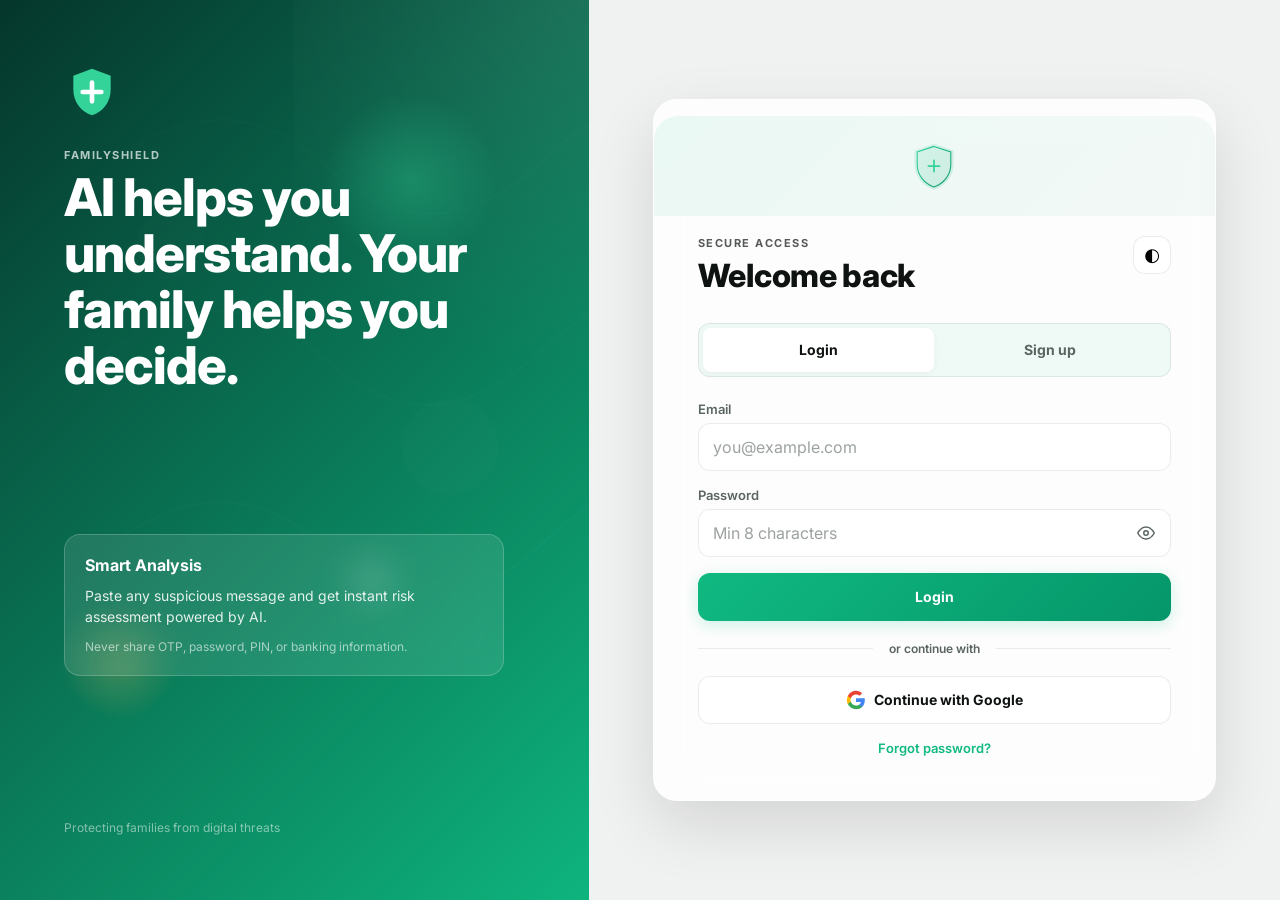
<file: frontend/index.html>
<!doctype html>
<html lang="en">
<head>
  <meta charset="utf-8">
  <meta name="viewport" content="width=device-width, initial-scale=1">
  <title>FamilyShield</title>
  <link rel="preconnect" href="https://fonts.googleapis.com">
  <link rel="preconnect" href="https://fonts.gstatic.com" crossorigin>
  <link href="https://fonts.googleapis.com/css2?family=Inter:wght@400;500;600;700;800;900&display=swap" rel="stylesheet">
  <link rel="stylesheet" href="./styles.css?v=v11">
</head>
<body>
  <div class="shell" id="shell">

    <!-- BRAND PANEL - Only for auth -->
    <aside class="brand-panel" id="brand-panel">
      <div class="brand">
        <div class="brand-mark" aria-hidden="true">
          <svg viewBox="0 0 48 48" role="img">
            <path d="M24 4 40 10v12c0 10.3-6.6 18.9-16 22-9.4-3.1-16-11.7-16-22V10L24 4Z" fill="currentColor"/>
            <path d="M16 24h16M24 16v16" stroke="#fff" stroke-width="4" stroke-linecap="round"/>
          </svg>
        </div>
        <div>
          <p class="eyebrow">FamilyShield</p>
          <h1>AI helps you understand. Your family helps you decide.</h1>
        </div>
      </div>

      <div class="risk-preview">
        <div class="risk-head">
          <strong>Smart Analysis</strong>
        </div>
        <p>Paste any suspicious message and get instant risk assessment powered by AI.</p>
        <small>Never share OTP, password, PIN, or banking information.</small>
      </div>

      <div class="brand-footer">
        <small>Protecting families from digital threats</small>
      </div>

      <!-- Floating 3D orbs -->
      <div class="orb orb-1"></div>
      <div class="orb orb-2"></div>
      <div class="orb orb-3"></div>
    </aside>

    <main class="app-panel">

      <!-- ═══════════════════════════════════════════════
           AUTH VIEW - 3D Animated
           ═══════════════════════════════════════════════ -->
      <section id="auth-view" class="view">
        <div class="auth-3d-scene">
          <!-- Floating particles -->
          <div class="particles" id="particles"></div>

          <!-- Floating shield icon -->
          <div class="floating-shield">
            <svg viewBox="0 0 80 80" fill="none">
              <defs>
                <linearGradient id="shield-grad" x1="0%" y1="0%" x2="100%" y2="100%">
                  <stop offset="0%" style="stop-color:#34d399;stop-opacity:1" />
                  <stop offset="100%" style="stop-color:#059669;stop-opacity:1" />
                </linearGradient>
              </defs>
              <path d="M40 8 68 18v20c0 17-12 31-28 36C24 69 12 55 12 38V18L40 8Z" fill="url(#shield-grad)" opacity="0.15"/>
              <path d="M40 12 64 20v18c0 15-10 27-24 32C26 65 16 53 16 38V20L40 12Z" stroke="url(#shield-grad)" stroke-width="1.5" fill="none"/>
              <path d="M32 40h16M40 32v16" stroke="#34d399" stroke-width="2.5" stroke-linecap="round"/>
            </svg>
          </div>
        </div>

        <div class="auth-content">
          <div class="panel-head">
            <div>
              <p class="eyebrow">Secure Access</p>
              <h2 id="auth-title">Welcome back</h2>
            </div>
            <button class="ghost-icon" id="theme-toggle" type="button" title="Toggle theme" aria-label="Toggle theme">
              <span class="theme-icon">◐</span>
            </button>
          </div>

          <div class="tabs" role="tablist" aria-label="Authentication">
            <button class="tab active" type="button" data-mode="login">Login</button>
            <button class="tab" type="button" data-mode="signup">Sign up</button>
            <span class="tab-indicator"></span>
          </div>

          <p id="message" class="message" role="status"></p>

          <form id="auth-form" class="form">
            <label id="name-field" class="field hidden">
              <span>Name</span>
              <input id="name" name="name" autocomplete="name" minlength="2" maxlength="100" placeholder="Your full name">
            </label>

            <label class="field">
              <span>Email</span>
              <input id="email" name="email" type="email" autocomplete="email" required placeholder="you@example.com">
            </label>

            <label class="field">
              <span>Password</span>
              <div class="password-wrapper">
                <input id="password" name="password" type="password" autocomplete="current-password" minlength="8" maxlength="128" required placeholder="Min 8 characters">
                <button type="button" class="password-toggle" tabindex="-1" aria-label="Toggle password visibility">
                  <svg viewBox="0 0 24 24" width="18" height="18" fill="none" stroke="currentColor" stroke-width="2" stroke-linecap="round" stroke-linejoin="round" class="eye-icon"><path d="M1 12s4-8 11-8 11 8 11 8-4 8-11 8-11-8-11-8z"></path><circle cx="12" cy="12" r="3"></circle></svg>
                </button>
              </div>
            </label>

            <button class="primary" id="auth-submit" type="submit">
              <span class="btn-text">Login</span>
              <span class="btn-loader hidden"></span>
            </button>
          </form>

          <div class="divider">
            <span>or continue with</span>
          </div>

          <button class="google" id="google-login" type="button">
            <svg class="google-icon" viewBox="0 0 24 24" width="20" height="20">
              <path d="M22.56 12.25c0-.78-.07-1.53-.2-2.25H12v4.26h5.92a5.06 5.06 0 0 1-2.2 3.32v2.77h3.57c2.08-1.92 3.28-4.74 3.28-8.1z" fill="#4285F4"/>
              <path d="M12 23c2.97 0 5.46-.98 7.28-2.66l-3.57-2.77c-.98.66-2.23 1.06-3.71 1.06-2.86 0-5.29-1.93-6.16-4.53H2.18v2.84C3.99 20.53 7.7 23 12 23z" fill="#34A853"/>
              <path d="M5.84 14.09c-.22-.66-.35-1.36-.35-2.09s.13-1.43.35-2.09V7.07H2.18C1.43 8.55 1 10.22 1 12s.43 3.45 1.18 4.93l2.85-2.22.81-.62z" fill="#FBBC05"/>
              <path d="M12 5.38c1.62 0 3.06.56 4.21 1.64l3.15-3.15C17.45 2.09 14.97 1 12 1 7.7 1 3.99 3.47 2.18 7.07l3.66 2.84c.87-2.6 3.3-4.53 6.16-4.53z" fill="#EA4335"/>
            </svg>
            <span>Continue with Google</span>
          </button>

        <button class="link-button" id="forgot-open" type="button">Forgot password?</button>

        <form id="reset-form" class="form compact hidden">
            <label class="field">
              <span>New password</span>
              <div class="password-wrapper">
                <input id="new-password" type="password" minlength="8" maxlength="128" placeholder="Min 8 characters">
                <button type="button" class="password-toggle" tabindex="-1" aria-label="Toggle password visibility">
                  <svg viewBox="0 0 24 24" width="18" height="18" fill="none" stroke="currentColor" stroke-width="2" stroke-linecap="round" stroke-linejoin="round" class="eye-icon"><path d="M1 12s4-8 11-8 11 8 11 8-4 8-11 8-11-8-11-8z"></path><circle cx="12" cy="12" r="3"></circle></svg>
                </button>
              </div>
            </label>
            <button class="secondary" type="submit">
              <span class="btn-text">Reset password</span>
              <span class="btn-loader hidden"></span>
            </button>
            <button class="link-button" id="reset-back-login" type="button">Back to login</button>
          </form>

        </div>
      </section>

      <!-- ═══════════════════════════════════════════════
           ONBOARDING VIEW
           ═══════════════════════════════════════════════ -->
      <section id="onboarding-view" class="view hidden">
        <div class="onboarding">
          <div class="onboarding-steps">
            <span class="step-dot active" data-step="1"></span>
            <span class="step-line"></span>
            <span class="step-dot" data-step="2"></span>
            <span class="step-line"></span>
            <span class="step-dot" data-step="3"></span>
          </div>

          <div id="onboard-step-1" class="onboard-content">
            <div class="onboard-icon bounce-in">👋</div>
            <h2>Welcome to FamilyShield</h2>
            <p>You've successfully signed in. Let's set up your account in just a moment.</p>
            <button class="primary onboard-next" type="button">Get Started</button>
            <button class="link-button onboard-skip" type="button">Skip for now</button>
          </div>

          <div id="onboard-step-2" class="onboard-content hidden">
            <div class="onboard-icon bounce-in">✏️</div>
            <h2>Confirm your name</h2>
            <p>How should we address you?</p>
            <label class="field">
              <span>Your name</span>
              <input id="onboard-name" type="text" placeholder="Your name" autocomplete="name">
            </label>
            <button class="primary onboard-next" type="button">Continue</button>
          </div>

          <div id="onboard-step-3" class="onboard-content hidden">
            <div class="onboard-icon bounce-in">🛡️</div>
            <h2>You're all set!</h2>
            <p>Create or join your family group — then share messages, screenshots, and get AI help right inside your family chat.</p>
            <button class="primary onboard-finish" type="button">Go to Dashboard</button>
          </div>
        </div>
      </section>

      <!-- ═══════════════════════════════════════════════
           DASHBOARD VIEW - Family Home
           ═══════════════════════════════════════════════ -->
      <section id="dashboard-view" class="view dashboard-full hidden">

        <!-- Invite banner (shown when ?invite=CODE is in URL) -->
        <div class="invite-banner hidden" id="invite-banner">
          <span class="invite-banner-icon">👨‍👩‍👧</span>
          <div class="invite-banner-body">
            <strong>You've been invited to join a family!</strong>
            <span id="invite-family-name"></span>
          </div>
          <button class="invite-banner-accept" id="invite-banner-accept" type="button">Accept &amp; Join</button>
          <button class="invite-banner-dismiss" id="invite-banner-dismiss" type="button">×</button>
        </div>

        <!-- Email verification banner (unverified password users) -->
        <div class="verify-banner hidden" id="verify-banner">
          <span class="verify-banner-icon">✉️</span>
          <div class="verify-banner-body">
            <strong>Please verify your email</strong>
            <span>to keep your account secure.</span>
          </div>
          <button class="verify-banner-resend" id="verify-banner-resend" type="button">Verify</button>
          <button class="verify-banner-dismiss" id="verify-banner-dismiss" type="button">×</button>
        </div>

        <!-- Top nav bar -->
        <nav class="dash-nav">
          <div class="dash-brand">
            <svg class="dash-logo" viewBox="0 0 32 32" fill="none">
              <path d="M16 3 27 7v8c0 7-4.4 12.6-11 14.7C9.4 27.6 5 22 5 15V7L16 3Z" fill="url(#nav-grad)"/>
              <defs>
                <linearGradient id="nav-grad" x1="0%" y1="0%" x2="100%" y2="100%">
                  <stop offset="0%" style="stop-color:#34d399"/>
                  <stop offset="100%" style="stop-color:#059669"/>
                </linearGradient>
              </defs>
              <path d="M11 16h10M16 11v10" stroke="#fff" stroke-width="2.5" stroke-linecap="round"/>
            </svg>
            <span class="dash-brand-name">FamilyShield</span>
          </div>
          <div class="dash-nav-actions">
            <button class="nav-icon-btn" id="guide-btn" type="button" aria-label="Guide" title="How to use FamilyShield">
              <svg viewBox="0 0 24 24" width="20" height="20" fill="none" stroke="currentColor" stroke-width="2" stroke-linecap="round">
                <circle cx="12" cy="12" r="10"/>
                <path d="M9.09 9a3 3 0 0 1 5.83 1c0 2-3 3-3 3"/>
                <line x1="12" y1="17" x2="12.01" y2="17"/>
              </svg>
            </button>
            <div class="notif-bell-wrap" id="notif-bell-wrap">
              <button class="nav-icon-btn" id="notif-btn" type="button" aria-label="Notifications" title="Notifications">
                <svg viewBox="0 0 24 24" width="20" height="20" fill="none" stroke="currentColor" stroke-width="2" stroke-linecap="round">
                  <path d="M18 8a6 6 0 0 0-12 0c0 7-3 9-3 9h18s-3-2-3-9"/>
                  <path d="M13.73 21a2 2 0 0 1-3.46 0"/>
                </svg>
                <span class="notification-badge hidden" id="notif-badge">0</span>
              </button>
              <div class="notif-panel hidden" id="notif-panel">
                <div class="notif-panel-header">
                  <h3>Notifications</h3>
                  <button class="notif-mark-all" id="notif-mark-all" type="button">Mark all read</button>
                </div>
                <div class="notif-panel-list" id="notif-panel-list">
                  <div class="notif-empty">No notifications yet</div>
                </div>
              </div>
            </div>
            <div class="nav-avatar" id="avatar" title="Edit profile">F</div>
            <button class="ghost" id="logout" type="button">Logout</button>
            <button class="ghost-icon" id="theme-toggle-dash" type="button" title="Toggle theme" aria-label="Toggle theme">
              <span class="theme-icon">◐</span>
            </button>
          </div>
        </nav>

        <!-- Greeting -->
        <div class="dash-greeting">
          <div>
            <p class="greeting-time" id="greeting-time">Good afternoon</p>
            <h2 id="welcome-title" class="greeting-name">Dashboard</h2>
          </div>
          <div class="greeting-status">
            <span class="status-dot-online"></span>
            <span id="user-email" class="greeting-email">Signed in</span>
          </div>
        </div>

        <!-- ─── FAMILY CARD (dynamically rendered) ─── -->
        <div id="family-card-root"></div>

        <!-- ─── ASK SHIELD (static: visible to every dashboard user) ─── -->
        <button class="ai-shield-btn" id="ai-shield-btn" type="button" onclick="location.href='./ai/index.html'">
          <svg viewBox="0 0 24 24" width="22" height="22" fill="none" stroke="currentColor" stroke-width="2" stroke-linecap="round">
            <path d="M12 22s8-4 8-10V5l-8-3-8 3v7c0 6 8 10 8 10z"/>
          </svg>
          <span>Ask Shield</span>
        </button>

        <!-- ─── ACTIVITY SECTION (shown when family has members) ─── -->
        <div class="activity-section hidden" id="activity-section">
          <div class="activity-header">
            <h3 class="activity-title">Recent family activity</h3>
            <button class="see-all-btn" type="button">See all</button>
          </div>
          <div class="activity-feed" id="activity-feed">
            <!-- populated by JS -->
          </div>
        </div>

      </section>
    </main>
  </div>

  <!-- Profile Edit Modal -->
  <div class="modal-overlay hidden" id="profile-modal">
    <div class="modal-card profile-modal">
      <div class="modal-header">
        <h3>Edit Profile</h3>
        <button class="modal-close" id="profile-modal-close" type="button">&times;</button>
      </div>
      <div class="modal-body">
        <div class="profile-avatar-row">
          <div class="profile-avatar-large" id="profile-avatar-large">F</div>
        </div>
        <form id="profile-form" class="profile-form">
          <label class="field">
              <span>Display Name</span>
            <input type="text" id="profile-name-input" minlength="2" maxlength="100" required>
          </label>
          <div class="profile-divider"></div>
          <p class="profile-section-label">Change Password</p>
          <label class="field">
              <span>Current Password</span>
              <input type="password" id="profile-current-pw" placeholder="Enter current password">
          </label>
          <label class="field">
              <span>New Password</span>
              <input type="password" id="profile-new-pw" minlength="8" maxlength="128" placeholder="Min 8 characters">
          </label>
          <div class="profile-actions">
            <button type="button" class="ghost" id="profile-cancel-btn">Cancel</button>
            <button type="submit" class="primary">
              <span class="btn-text">Save Changes</span>
              <span class="btn-loader hidden"></span>
            </button>
          </div>
          <div class="profile-msg hidden" id="profile-msg"></div>
        </form>
        <div class="profile-divider"></div>
        <p class="profile-section-label">Email Verification</p>
        <p class="profile-verify-status" id="profile-verify-status"></p>
        <div class="profile-verify-actions">
          <button type="button" class="primary hidden" id="profile-verify-btn">Verify Account</button>
          <button type="button" class="ghost hidden" id="profile-resend-btn">Resend Code</button>
        </div>
        <div class="profile-divider"></div>
        <p class="profile-section-label danger-label">Danger Zone</p>
        <button type="button" class="btn-delete-account" id="profile-delete-btn">Delete Account</button>
      </div>
    </div>
  </div>

  <!-- Email Verification Modal -->
  <div class="modal-overlay hidden" id="verify-modal">
    <div class="modal-card verify-modal">
      <div class="modal-header">
        <h3>Verify your email</h3>
      </div>
      <div class="modal-body">
        <p class="verify-modal-sub">We sent a 6-digit code to</p>
        <p class="verify-modal-email" id="verify-email-text"></p>
        <label class="field">
          <span>Verification code</span>
          <input type="text" id="verify-code-input" inputmode="numeric" autocomplete="one-time-code" maxlength="6" placeholder="Enter 6-digit code">
        </label>
        <div class="verify-modal-error hidden" id="verify-modal-error"></div>
        <div class="verify-actions">
          <button type="button" class="ghost" id="verify-skip-btn">Skip for now</button>
          <button type="button" class="primary" id="verify-submit-btn">
            <span class="btn-text">Verify</span>
            <span class="btn-loader hidden"></span>
          </button>
        </div>
        <p class="verify-resend-row">
          <span>Didn't get the code?</span>
          <button type="button" class="verify-resend-link" id="verify-resend-btn">Resend</button>
        </p>
      </div>
    </div>
  </div>

  <!-- Family Rename Modal -->  <div class="modal-overlay hidden" id="rename-modal">
    <div class="modal-card rename-modal">
      <div class="modal-header">
        <h3>Rename Family</h3>
        <button class="modal-close" id="rename-modal-close" type="button">&times;</button>
      </div>
      <div class="modal-body">
        <form id="rename-form">
          <label class="field">
            <span>Family Name</span>
            <input type="text" id="rename-input" minlength="1" maxlength="80" required>
          </label>
          <div class="rename-actions">
            <button type="button" class="ghost" id="rename-cancel-btn">Cancel</button>
            <button type="submit" class="primary">
              <span class="btn-text">Rename</span>
              <span class="btn-loader hidden"></span>
            </button>
          </div>
        </form>
      </div>
    </div>
  </div>

  <!-- Guide Modal -->
  <div class="modal-overlay hidden" id="guide-modal">
    <div class="modal-card guide-modal">
      <div class="modal-header">
        <h3>How to use FamilyShield</h3>
        <button class="modal-close" id="guide-modal-close" type="button">&times;</button>
      </div>
      <div class="modal-body guide-body">
        <div class="guide-step">
          <div class="guide-step-num">1</div>
          <div class="guide-step-content">
            <strong>Create or Join a Family</strong>
            <p>Start by creating a new family or join an existing one using an invite code. This is your private hub for staying connected.</p>
          </div>
        </div>
        <div class="guide-step">
          <div class="guide-step-num">2</div>
          <div class="guide-step-content">
            <strong>Invite Family Members</strong>
            <p>Share your invite link or QR code with family members. As admin, you can manage roles and rename the family.</p>
          </div>
        </div>
        <div class="guide-step">
          <div class="guide-step-num">3</div>
          <div class="guide-step-content">
            <strong>Open Family Chat</strong>
            <p>Use the Family Chat to communicate in real time. Messages are delivered instantly via WebSocket.</p>
          </div>
        </div>
        <div class="guide-step">
          <div class="guide-step-num">4</div>
          <div class="guide-step-content">
            <strong>Ask Shield (AI Assistant)</strong>
            <p>Tap the purple "Ask Shield" button to get AI-powered safety advice, guidance, and answers to your questions.</p>
          </div>
        </div>
        <div class="guide-step">
          <div class="guide-step-num">5</div>
          <div class="guide-step-content">
            <strong>Stay Notified</strong>
            <p>Enable push notifications to receive instant alerts. The bell icon shows unread notifications at a glance.</p>
          </div>
        </div>
        <div class="guide-step">
          <div class="guide-step-num">6</div>
          <div class="guide-step-content">
            <strong>Manage Your Profile</strong>
            <p>Click your avatar in the top bar to edit your display name or change your password.</p>
          </div>
        </div>
      </div>
    </div>
  </div>

  <script src="./app.js?v=v4"></script>
</body>
</html>
</file>
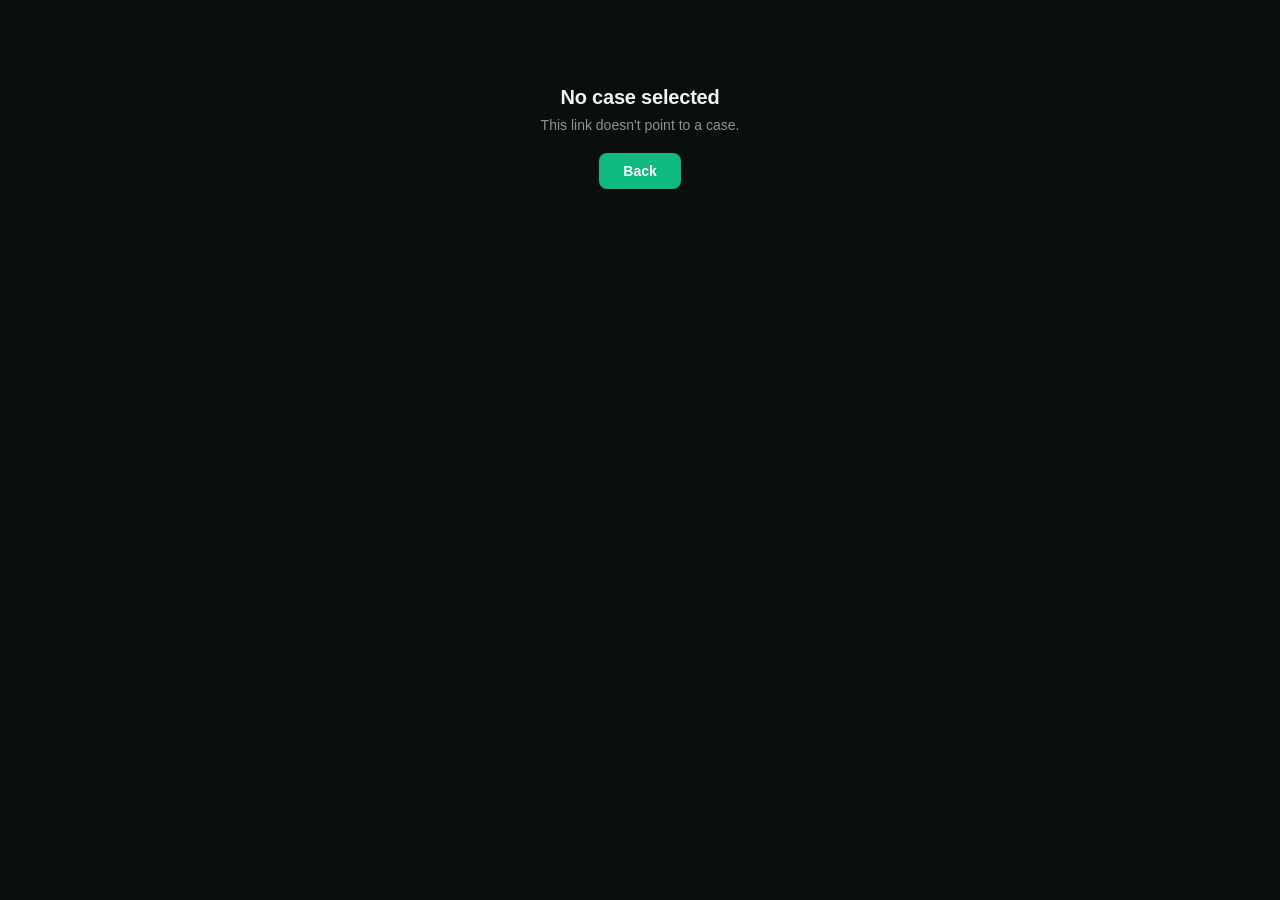
<file: frontend/case/index.html>
<!DOCTYPE html>
<html lang="en">
<head>
  <meta charset="UTF-8" />
  <meta name="viewport" content="width=device-width, initial-scale=1.0" />
  <title>FamilyShield — Family Case</title>
  <link rel="stylesheet" href="../styles.css?v=v2" />
  <link rel="stylesheet" href="./case.css?v=v2" />
</head>
<body class="dark case-page">
  <div class="case-wrap" id="case-wrap">
    <div class="case-loading" id="case-loading">Loading case</div>
  </div>
  <div class="fs-toast" id="fs-toast"></div>
  <script src="./case.js?v=v6"></script>
</body>
</html>
</file>
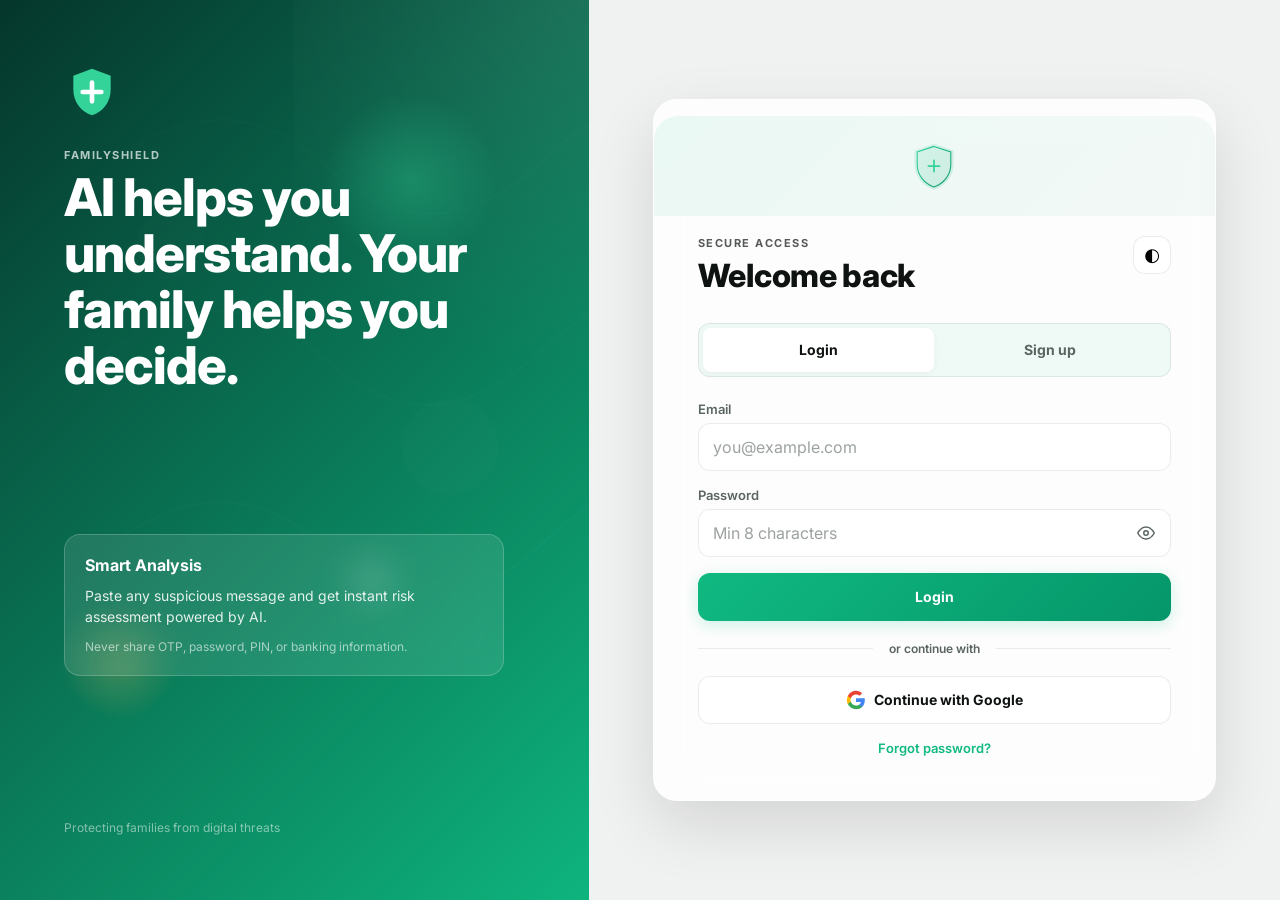
<file: frontend/chat/index.html>
<!doctype html>
<html lang="en">
<head>
  <meta charset="utf-8">
  <meta name="viewport" content="width=device-width, initial-scale=1">
  <title>FamilyShield - Family Chat</title>
  <link rel="preconnect" href="https://fonts.googleapis.com">
  <link rel="preconnect" href="https://fonts.gstatic.com" crossorigin>
  <link href="https://fonts.googleapis.com/css2?family=Inter:wght@400;500;600;700;800&display=swap" rel="stylesheet">
  <link rel="stylesheet" href="../styles.css?v=v8" />
  <link rel="stylesheet" href="./chat.css?v=v8" />
</head>
<body class="chat-body">
  <div class="chat-container">

    <!-- Header -->
    <header class="chat-header">
      <a href="../" class="back-btn">
        <svg viewBox="0 0 24 24" width="20" height="20" fill="none" stroke="currentColor" stroke-width="2" stroke-linecap="round">
          <path d="m15 18-6-6 6-6"/>
        </svg>
        <span>My Family</span>
      </a>
      <div class="chat-info">
        <h2 id="family-name">Family Chat</h2>
        <div class="online-status">
          <span class="online-dot"></span>
          <span id="member-count">Loading...</span>
        </div>
      </div>
      <div class="chat-actions">
        <button class="ghost-icon" id="search-toggle-btn" type="button" title="Search messages" aria-label="Search messages">
          <svg viewBox="0 0 24 24" width="18" height="18" fill="none" stroke="currentColor" stroke-width="2" stroke-linecap="round"><circle cx="11" cy="11" r="8"/><line x1="21" y1="21" x2="16.65" y2="16.65"/></svg>
        </button>
        <button class="ghost-icon" id="theme-toggle-chat" type="button" title="Toggle theme" aria-label="Toggle theme">
          <span class="theme-icon">◐</span>
        </button>
      </div>
    </header>

    <!-- Search Bar -->
    <div class="chat-search-bar hidden" id="chat-search-bar">
      <input type="text" id="chat-search-input" placeholder="Search messages..." autocomplete="off">
      <button class="search-close-btn" id="search-close-btn" type="button">&times;</button>
    </div>

    <!-- Online Users Bar -->
    <div class="online-bar" id="online-bar">
      <div class="online-users" id="online-users">
        <!-- Populated by JS -->
      </div>
    </div>

    <!-- Messages Area -->
    <div class="messages-container" id="messages">
      <div class="messages-loading" id="messages-loading">
        <div class="spinner"></div>
        <span>Loading messages...</span>
      </div>
      <div class="load-more-spinner hidden" id="load-more-spinner">
        <div class="spinner"></div>
      </div>
      <div class="messages-list" id="messages-list">
        <!-- Messages populated by JS -->
      </div>
      <div class="typing-indicator hidden" id="typing-indicator">
        <span class="typing-dots">
          <span></span><span></span><span></span>
        </span>
        <span id="typing-user">Someone</span> is typing...
      </div>
    </div>

    <!-- Input Area -->
    <div class="chat-input-area">
      <div class="image-preview hidden" id="image-preview">
        <img id="preview-img" src="" alt="Preview">
        <button class="remove-preview" id="remove-preview">×</button>
      </div>
      <div class="chat-input">
        <button class="input-action" id="attach-btn" type="button" title="Attach image" aria-label="Attach image">
          <svg viewBox="0 0 24 24" width="20" height="20" fill="none" stroke="currentColor" stroke-width="2" stroke-linecap="round">
            <rect x="3" y="3" width="18" height="18" rx="2"/>
            <circle cx="8.5" cy="8.5" r="1.5"/>
            <path d="m21 15-5-5L5 21"/>
          </svg>
        </button>
        <input type="file" id="file-input" accept="image/*" hidden>
        <input type="text" id="message-input" placeholder="Type a message..." autocomplete="off">
        <button class="send-btn" id="send-btn" type="button" title="Send message" aria-label="Send message">
          <svg viewBox="0 0 24 24" width="20" height="20" fill="none" stroke="currentColor" stroke-width="2" stroke-linecap="round">
            <line x1="22" y1="2" x2="11" y2="13"/>
            <polygon points="22 2 15 22 11 13 2 9 22 2"/>
          </svg>
        </button>
      </div>
    </div>

  </div>

  <script src="./chat.js?v=v10" type="module"></script>
</body>
</html>
</file>
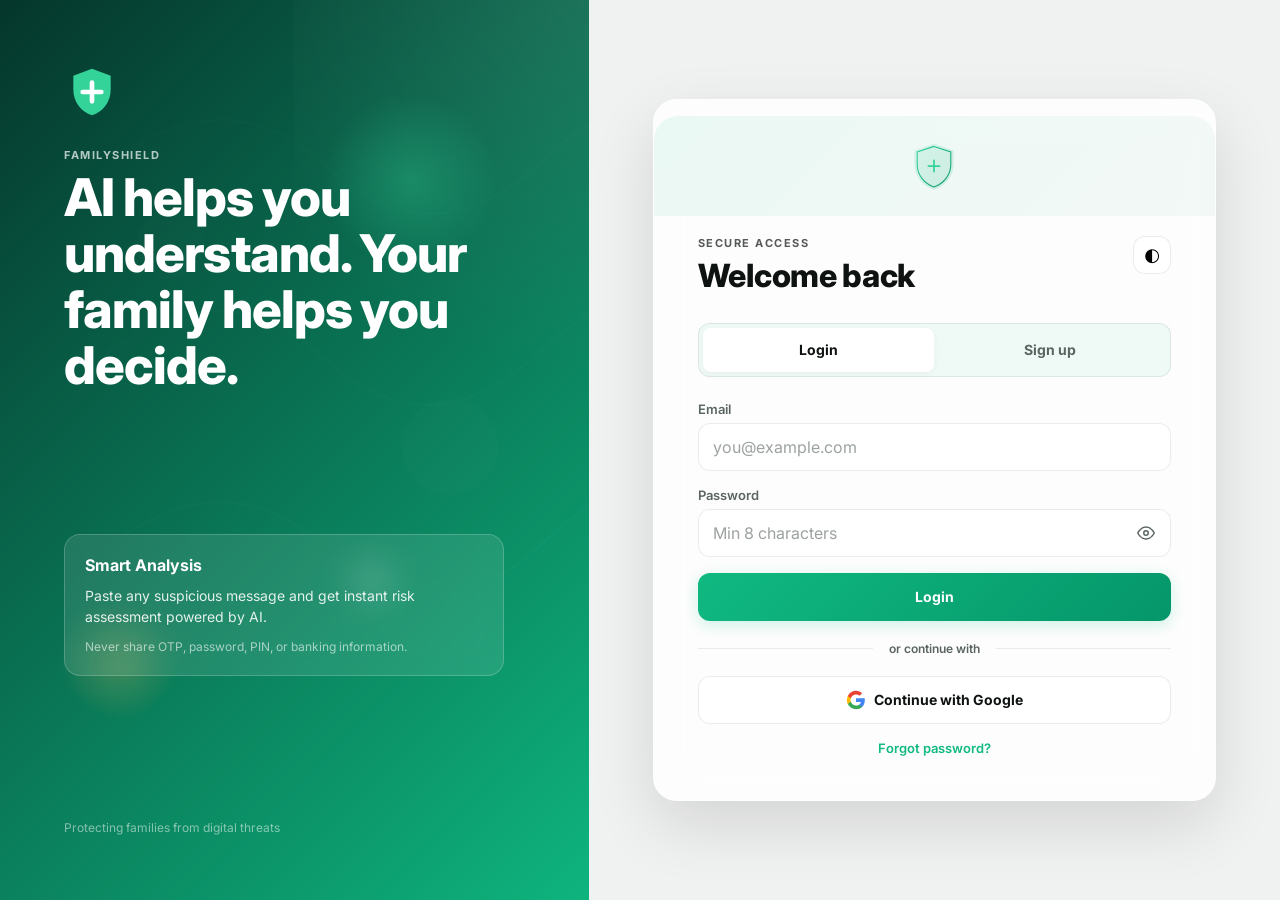
<file: frontend/family/index.html>
<!doctype html>
<html lang="en">
<head>
  <meta charset="utf-8">
  <meta name="viewport" content="width=device-width, initial-scale=1">
  <title>FamilyShield - Manage Family</title>
  <link rel="stylesheet" href="../styles.css?v=v1" />
  <link rel="stylesheet" href="./family.css?v=v5" />
</head>
<body class="dark mg-body">
  <div class="mg-bg" aria-hidden="true"></div>
  <div class="mg-wrap">
    <header class="mg-header">
      <a href="../" class="mg-back" title="Back to Dashboard">
        <svg viewBox="0 0 24 24" width="20" height="20" fill="none" stroke="currentColor" stroke-width="2" stroke-linecap="round">
          <path d="M19 12H5M12 19l-7-7 7-7"/>
        </svg>
      </a>
      <div class="mg-title">
        <h2>Manage Family</h2>
        <span class="mg-role-pill hidden" id="mg-role-pill">Admin</span>
      </div>
    </header>

    <div class="mg-loading" id="mg-loading">
      <div class="spinner"></div>
      <span>Loading family…</span>
    </div>

    <div id="mg-content" class="hidden">
      <!-- Hero -->
      <section class="mg-hero">
        <div class="mg-crest" id="mg-crest">F</div>
        <h1 id="mg-hero-name">Family</h1>
        <p id="mg-hero-sub"></p>
        <div class="mg-stats">
          <div class="mg-stat">
            <span id="mg-stat-members">–</span>
            <label>Members</label>
          </div>
          <div class="mg-stat">
            <span id="mg-stat-joined">–</span>
            <label>Via link</label>
          </div>
          <div class="mg-stat">
            <span id="mg-stat-exp">–</span>
            <label>Expires</label>
          </div>
        </div>
      </section>

      <!-- Members -->
      <section class="mg-card">
        <div class="mg-card-title">
          <h3>Members</h3>
          <span class="mg-count" id="mg-member-count"></span>
        </div>
        <div class="mg-members" id="mg-members"></div>
        <p class="mg-hint" id="mg-members-hint"></p>
      </section>

      <!-- Invite (admin only) -->
      <section class="mg-card hidden" id="mg-invite-card">
        <div class="mg-card-title">
          <h3>Invite Link</h3>
        </div>
        <div class="mg-ticket">
          <div class="mg-ticket-top"><span class="dot"></span> <span>Active invite</span></div>
          <div class="mg-link-box">
            <input type="text" class="mg-link-input" id="mg-link-input" readonly />
            <button class="mg-btn" id="mg-copy-btn" type="button">Copy</button>
          </div>
          <div class="mg-ticket-perf"></div>
          <div class="mg-ticket-bottom">
            <p class="mg-meta" id="mg-invite-meta"></p>
          </div>
        </div>
        <div class="mg-row">
          <button class="mg-btn" id="mg-new-btn" type="button">New Link</button>
          <button class="mg-btn mg-btn-danger" id="mg-revoke-btn" type="button">Revoke</button>
        </div>
      </section>

      <!-- Danger zone -->
      <section class="mg-card mg-danger-card">
        <button class="mg-leave-link" id="mg-leave-btn" type="button">Leave Family</button>
      </section>
    </div>
  </div>

  <div class="fs-toast" id="fs-toast"></div>
  <script src="./family.js?v=v7"></script>
</body>
</html>
</file>
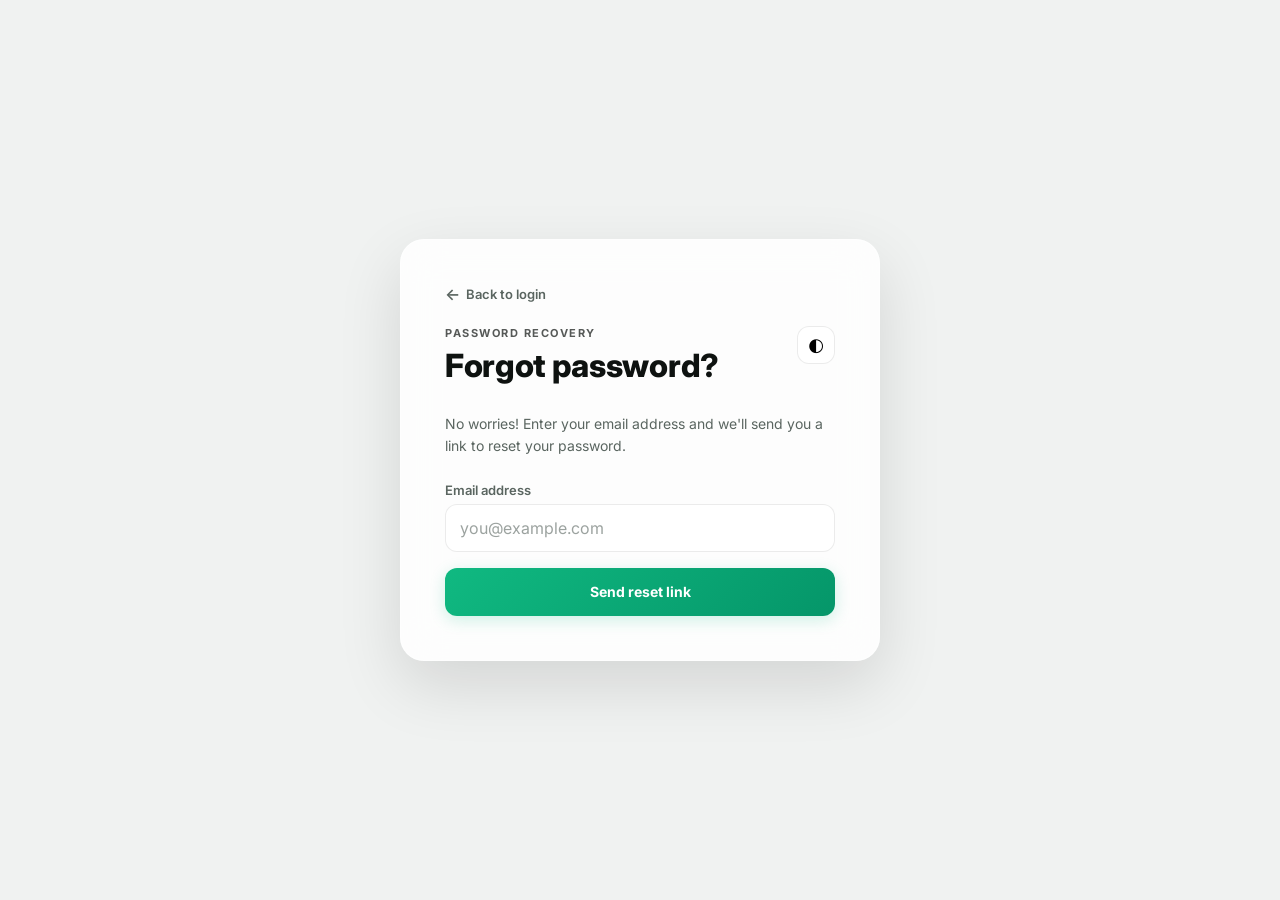
<file: frontend/forgot-password/index.html>
<!doctype html>
<html lang="en">
<head>
  <meta charset="utf-8">
  <meta name="viewport" content="width=device-width, initial-scale=1">
  <title>FamilyShield - Forgot Password</title>
  <link rel="preconnect" href="https://fonts.googleapis.com">
  <link rel="preconnect" href="https://fonts.gstatic.com" crossorigin>
  <link href="https://fonts.googleapis.com/css2?family=Inter:wght@400;500;600;700;800;900&display=swap" rel="stylesheet">
  <link rel="stylesheet" href="../styles.css">
  <style>
    .shell {
      grid-template-columns: 1fr;
    }
    .brand-panel {
      display: none;
    }
    .app-panel {
      min-height: 100vh;
      place-items: center;
    }
    .view {
      width: min(100%, 480px);
      animation: fadeSlideIn 0.5s cubic-bezier(0.16, 1, 0.3, 1);
    }
    .back-link {
      display: inline-flex;
      align-items: center;
      gap: 6px;
      margin-bottom: 24px;
      color: var(--muted);
      font-weight: 600;
      font-size: 13px;
      text-decoration: none;
      transition: all 0.2s ease;
    }
    .back-link:hover {
      color: var(--brand);
      transform: translateX(-4px);
    }
    .back-arrow {
      font-size: 16px;
      line-height: 1;
    }
    .success-state {
      text-align: center;
      display: none;
    }
    .success-state.show {
      display: block;
      animation: fadeSlideIn 0.4s ease-out;
    }
    .success-icon {
      font-size: 48px;
      margin-bottom: 16px;
      animation: bounceIn 0.6s cubic-bezier(0.34, 1.56, 0.64, 1);
    }
    @keyframes bounceIn {
      from { opacity: 0; transform: scale(0.3); }
      to { opacity: 1; transform: scale(1); }
    }
  </style>
</head>
<body>
  <div class="shell">
    <aside class="brand-panel"></aside>
    <main class="app-panel">
      <section id="forgot-view" class="view">
        <a href="/" class="back-link">
          <span class="back-arrow">←</span>
          Back to login
        </a>

        <div class="panel-head">
          <div>
            <p class="eyebrow">Password Recovery</p>
            <h2>Forgot password?</h2>
          </div>
          <button class="ghost-icon" id="theme-toggle" type="button" title="Toggle theme" aria-label="Toggle theme">
            <span class="theme-icon">◐</span>
          </button>
        </div>

        <p class="form-description">No worries! Enter your email address and we'll send you a link to reset your password.</p>

        <!-- Email Form -->
        <form id="forgot-form" class="form">
          <label class="field">
            <span>Email address</span>
            <input id="forgot-email" type="email" autocomplete="email" required placeholder="you@example.com">
          </label>
          <button class="primary" type="submit" id="forgot-submit">
            <span class="btn-text">Send reset link</span>
            <span class="btn-loader hidden"></span>
          </button>
        </form>

        <!-- Success State -->
        <div id="success-state" class="success-state">
          <div class="success-icon">✉️</div>
          <h2>Check your email</h2>
          <p class="form-description">We've sent a password reset link to <strong id="sent-email">your email</strong>. The link will expire in 15 minutes.</p>
          <p class="form-note">Didn't receive the email? Check your spam folder or try again.</p>
          <button class="secondary" id="try-again" type="button" style="margin-top: 20px;">
            <span class="btn-text">Try another email</span>
          </button>
        </div>

        <p id="message" class="message" role="status"></p>
      </section>
    </main>
  </div>

  <script>
    const API_BASE = "http://localhost:8000";
    const forgotForm = document.getElementById("forgot-form");
    const successState = document.getElementById("success-state");
    const sentEmail = document.getElementById("sent-email");
    const tryAgainBtn = document.getElementById("try-again");
    const message = document.getElementById("message");

    function setMessage(text, type = "") {
      message.textContent = text;
      message.className = `message ${type}`.trim();
    }

    function showLoader(btn, show) {
      const text = btn.querySelector(".btn-text");
      const loader = btn.querySelector(".btn-loader");
      if (text) text.classList.toggle("hidden", show);
      if (loader) loader.classList.toggle("hidden", !show);
      btn.disabled = show;
    }

    // Theme toggle
    function toggleTheme() {
      document.body.classList.toggle("dark");
      const isDark = document.body.classList.contains("dark");
      localStorage.setItem("familyshield_theme", isDark ? "dark" : "light");
    }

    function loadTheme() {
      const saved = localStorage.getItem("familyshield_theme");
      if (saved === "dark") {
        document.body.classList.add("dark");
      }
    }

    document.getElementById("theme-toggle").addEventListener("click", toggleTheme);

    // Form submit
    forgotForm.addEventListener("submit", async (e) => {
      e.preventDefault();
      const email = document.getElementById("forgot-email").value.trim();
      const submitBtn = document.getElementById("forgot-submit");

      setMessage("Sending reset link...");
      showLoader(submitBtn, true);

      try {
        const response = await fetch(`${API_BASE}/auth/forgot-password`, {
          method: "POST",
          headers: { "Content-Type": "application/json" },
          body: JSON.stringify({ email }),
        });

        const data = await response.json();

        if (!response.ok) {
          throw new Error(data.detail || "Failed to send reset link");
        }

        sentEmail.textContent = email;
        forgotForm.style.display = "none";
        successState.classList.add("show");
        setMessage("");
      } catch (err) {
        setMessage(err.message, "error");
      } finally {
        showLoader(submitBtn, false);
      }
    });

    // Try again
    tryAgainBtn.addEventListener("click", () => {
      forgotForm.style.display = "";
      successState.classList.remove("show");
      document.getElementById("forgot-email").value = "";
      setMessage("");
    });

    loadTheme();
  </script>
</body>
</html>
</file>
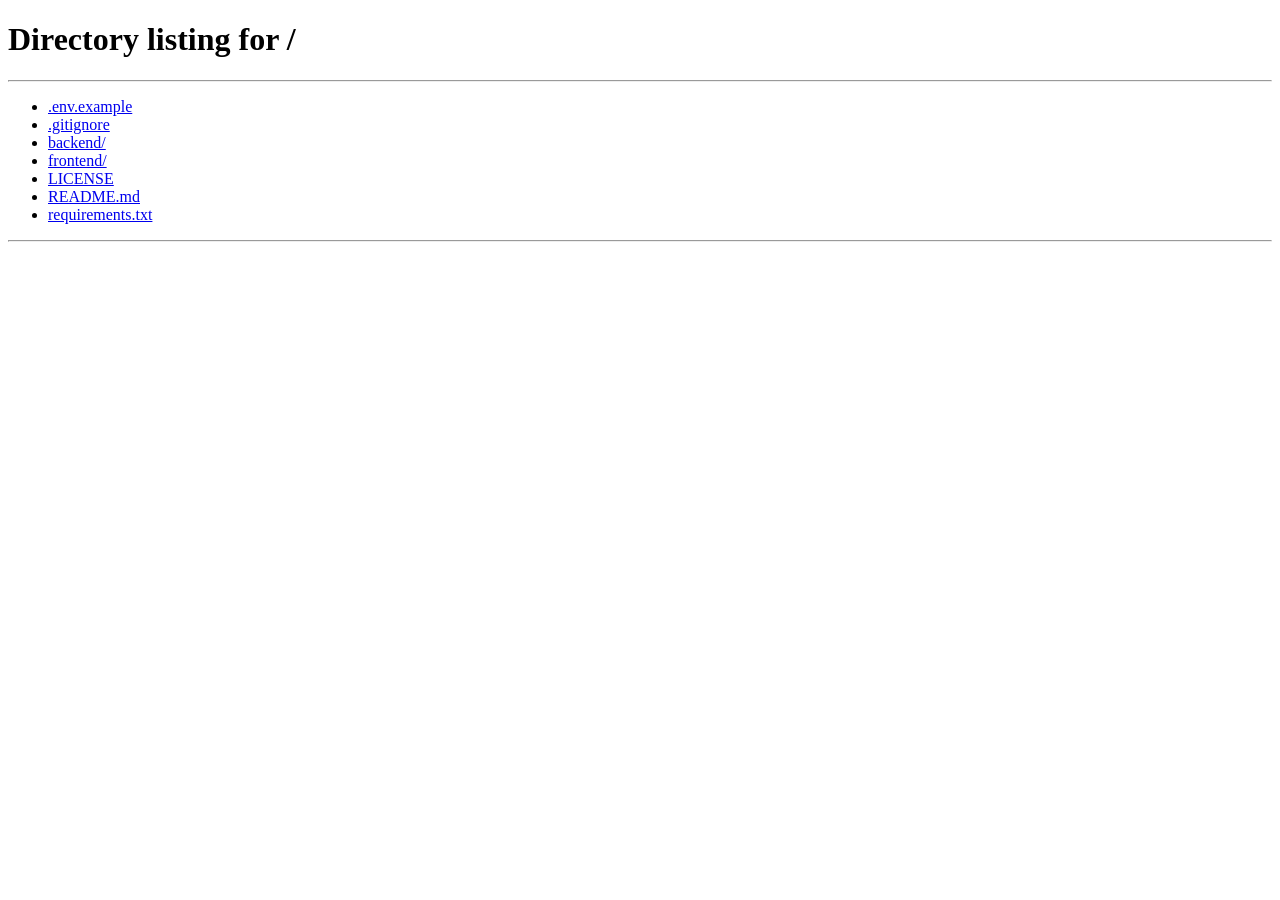
<file: frontend/reset-password/index.html>
<!doctype html>
<html lang="en">
<head>
  <meta charset="utf-8">
  <title>FamilyShield - Reset Password</title>
  <style>
    body {
      margin: 0;
      min-height: 100vh;
      display: grid;
      place-items: center;
      font-family: Inter, ui-sans-serif, system-ui, sans-serif;
      background: #0e1210;
      color: #f5f7f4;
    }
    .loader {
      display: flex;
      flex-direction: column;
      align-items: center;
      gap: 20px;
    }
    .spinner {
      width: 48px;
      height: 48px;
      border: 3px solid rgba(255,255,255,0.15);
      border-top-color: #34d399;
      border-radius: 50%;
      animation: spin 0.8s linear infinite;
    }
    @keyframes spin { to { transform: rotate(360deg); } }
    p { color: #aeb9b4; font-weight: 600; }
  </style>
</head>
<body>
  <div class="loader">
    <div class="spinner"></div>
    <p>Preparing password reset...</p>
  </div>
  <script>
    (function() {
      var params = new URLSearchParams(window.location.search);
      var token = params.get("token");
      if (token) {
        window.location.replace("/?reset=1&token=" + encodeURIComponent(token));
      } else {
        window.location.replace("/");
      }
    })();
  </script>
</body>
</html>
</file>
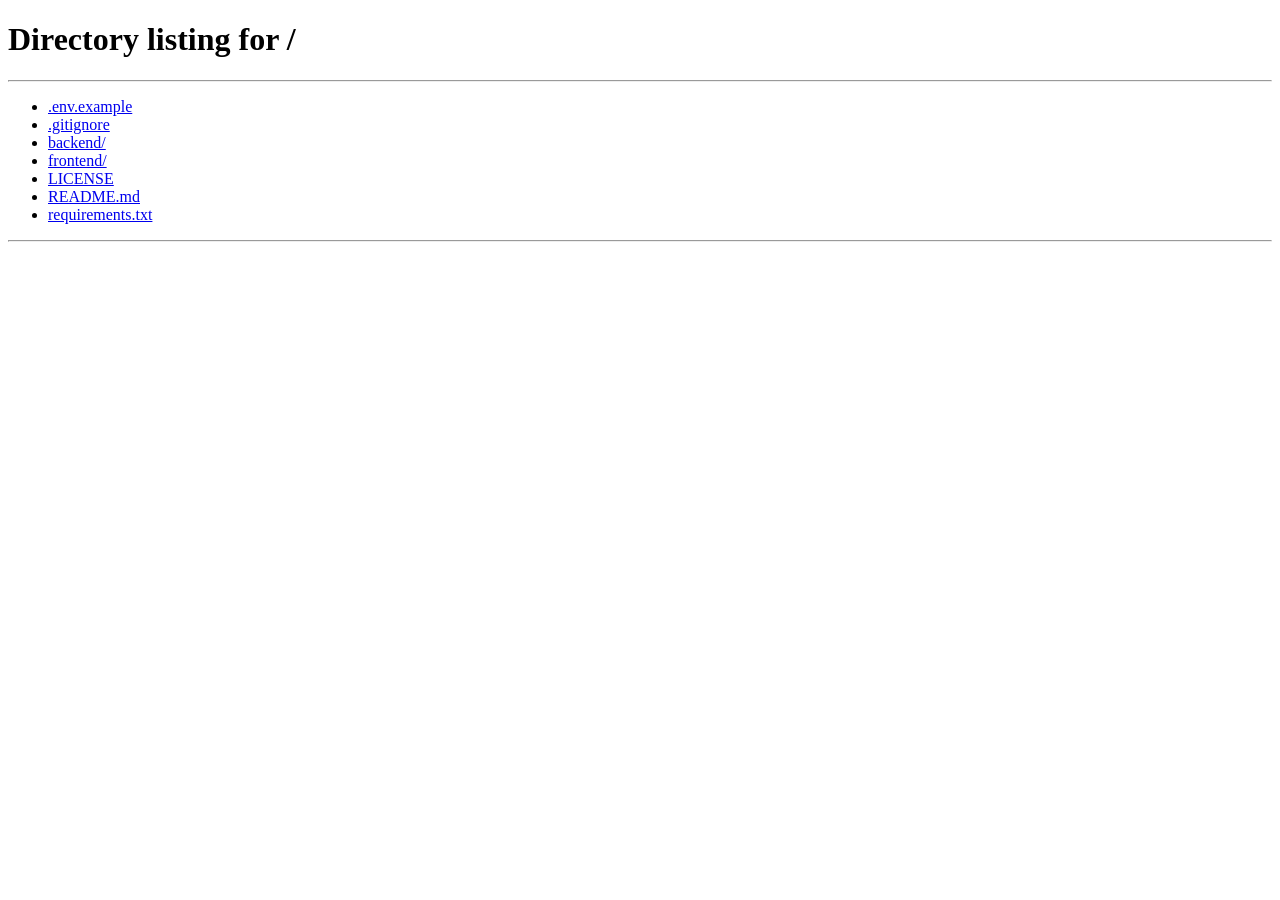
<file: frontend/review/index.html>
<!DOCTYPE html>
<html lang="en">
<head>
  <meta charset="UTF-8" />
  <meta name="viewport" content="width=device-width, initial-scale=1.0" />
  <title>FamilyShield — Family Reviews</title>
  <link rel="stylesheet" href="../styles.css?v=v1" />
  <link rel="stylesheet" href="review.css?v=v2" />
</head>
<body>
  <div class="rv-nav">
    <a class="rv-back" href="../" title="Back to dashboard">
      <svg viewBox="0 0 24 24" fill="none" stroke="currentColor" stroke-width="2" stroke-linecap="round"><path d="M19 12H5M12 19l-7-7 7-7"/></svg>
    </a>
    <div class="rv-nav-title">
      <h1>Family Reviews</h1>
      <span class="rv-nav-sub">Review requests from your family</span>
    </div>
    <div class="rv-nav-tabs">
      <button class="rv-nav-tab active" data-tab="shared-with-me" type="button">Shared with me</button>
      <button class="rv-nav-tab" data-tab="i-shared" type="button">I shared</button>
    </div>
  </div>

  <div class="rv-content" id="rv-content">
    <div class="rv-loading" id="rv-loading">Loading reviews</div>
  </div>

  <div class="rv-detail" id="rv-detail">
    <div class="rv-content" id="rv-detail-content"></div>
  </div>

  <script type="module" src="review.js?v=v5"></script>
</body>
</html>
</file>
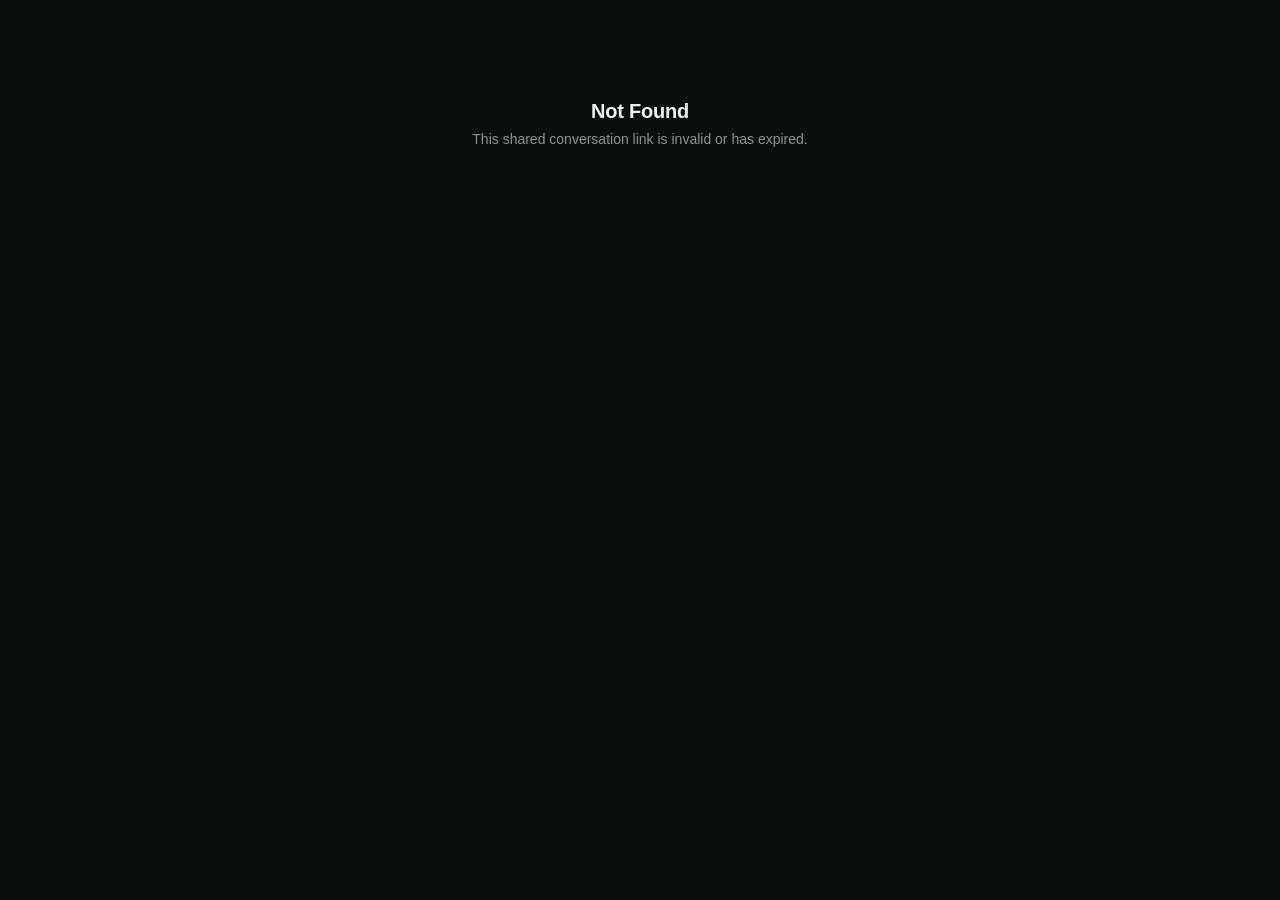
<file: frontend/share/index.html>
<!DOCTYPE html>
<html lang="en">
<head>
  <meta charset="UTF-8" />
  <meta name="viewport" content="width=device-width, initial-scale=1.0" />
  <title>FamilyShield — Shared Conversation</title>
  <link rel="stylesheet" href="../styles.css?v=v1" />
  <link rel="stylesheet" href="../ai/ai.css?v=v1" />
  <style>
    body { background: var(--bg); }
    /* Override ai.css: this page must scroll (ai-page sets overflow:hidden) */
    body.ai-page {
      overflow-y: auto;
      height: auto;
      min-height: 100vh;
      min-height: 100dvh;
    }
    .share-view {
      max-width: 720px;
      margin: 0 auto;
      padding: 40px 20px;
      min-height: 100vh;
    }
    .share-view-header {
      text-align: center;
      margin-bottom: 30px;
    }
    .share-view-header h1 {
      font-size: 20px;
      font-weight: 700;
      color: var(--ink);
      margin-bottom: 4px;
    }
    .share-view-header p {
      font-size: 13px;
      color: var(--muted);
    }
    .share-view-banner {
      background: var(--brand);
      color: #fff;
      padding: 14px 20px;
      border-radius: 10px;
      text-align: center;
      margin-bottom: 24px;
      font-size: 14px;
      font-weight: 600;
    }
    .share-view-banner .share-badge {
      display: inline-block;
      background: rgba(255,255,255,0.2);
      padding: 3px 10px;
      border-radius: 20px;
      font-size: 11px;
      font-weight: 700;
      letter-spacing: 0.5px;
      margin-bottom: 6px;
    }
    .share-view-messages {
      display: flex;
      flex-direction: column;
      gap: 16px;
    }
    .share-msg {
      display: flex;
      gap: 10px;
      animation: fadeIn 0.2s ease;
    }
    .share-msg-user { justify-content: flex-end; }
    .share-msg-assistant { justify-content: flex-start; }
    .share-msg-bubble {
      max-width: 85%;
      padding: 10px 14px;
      border-radius: 10px;
      font-size: 14px;
      line-height: 1.5;
      word-wrap: break-word;
    }
    .share-msg-user .share-msg-bubble {
      background: var(--brand);
      color: #fff;
    }
    .share-msg-assistant .share-msg-bubble {
      background: var(--soft);
      color: var(--ink);
    }
    .share-msg-image {
      max-width: 100%;
      border-radius: 8px;
      margin-bottom: 8px;
      display: block;
    }
    .share-msg-avatar {
      width: 28px;
      height: 28px;
      border-radius: 50%;
      background: var(--brand);
      color: #fff;
      display: flex;
      align-items: center;
      justify-content: center;
      flex-shrink: 0;
      margin-top: 2px;
    }
    .share-msg-avatar svg { width: 14px; height: 14px; }
    .share-read-only {
      background: var(--soft);
      border: 1px solid var(--line);
      border-radius: 8px;
      padding: 10px 16px;
      text-align: center;
      color: var(--muted);
      font-size: 12px;
      margin-top: 20px;
    }
    .share-login-prompt {
      text-align: center;
      padding: 60px 20px;
    }
    .share-login-prompt h2 {
      font-size: 20px;
      font-weight: 700;
      color: var(--ink);
      margin-bottom: 8px;
    }
    .share-login-prompt p {
      font-size: 14px;
      color: var(--muted);
      margin-bottom: 20px;
    }
    .share-login-btn {
      display: inline-block;
      padding: 10px 24px;
      background: var(--brand);
      color: #fff;
      border: none;
      border-radius: 8px;
      font-size: 14px;
      font-weight: 700;
      cursor: pointer;
      text-decoration: none;
      transition: opacity 0.15s;
    }
    .share-login-btn:hover { opacity: 0.85; }
    .share-access-denied {
      text-align: center;
      padding: 60px 20px;
    }
    .share-access-denied h2 {
      font-size: 20px;
      font-weight: 700;
      color: var(--ink);
      margin-bottom: 8px;
    }
    .share-access-denied p {
      font-size: 14px;
      color: var(--muted);
    }
    .share-expired {
      text-align: center;
      padding: 60px 20px;
    }
    .share-expired h2 {
      font-size: 20px;
      font-weight: 700;
      color: var(--ink);
      margin-bottom: 8px;
    }
    .share-expired p {
      font-size: 14px;
      color: var(--muted);
    }
    .share-loading {
      text-align: center;
      padding: 60px 20px;
      color: var(--muted);
      font-size: 14px;
    }
    .share-loading::after {
      content: "";
      display: inline-block;
      width: 20px;
      height: 20px;
      border: 2px solid var(--line);
      border-top-color: var(--brand);
      border-radius: 50%;
      animation: spin 0.6s linear infinite;
      margin-left: 8px;
      vertical-align: middle;
    }
    @keyframes spin { to { transform: rotate(360deg); } }
    .share-nav {
      display: flex;
      align-items: center;
      justify-content: center;
      gap: 16px;
      margin-top: 30px;
      padding-top: 20px;
      border-top: 1px solid var(--line);
    }
    .share-nav a {
      color: var(--brand);
      font-size: 13px;
      font-weight: 600;
      text-decoration: none;
    }
    .share-nav a:hover { text-decoration: underline; }
  </style>
</head>
<body class="dark ai-page">
  <div class="share-view" id="share-view">
    <div class="share-loading" id="share-loading">Loading shared conversation</div>
  </div>
  <script>
    const SHARE_API_BASE = (location.hostname === "localhost" || location.hostname === "127.0.0.1")
      ? "http://localhost:8000"
      : window.location.origin;

    function getShareToken() {
      const params = new URLSearchParams(window.location.search);
      return params.get("sid");
    }

    function getToken() {
      return localStorage.getItem("familyshield_token");
    }

    function isAuthPage() {
      return !getToken();
    }

    async function apiFetch(path, options = {}) {
      const headers = { "Content-Type": "application/json", ...options.headers };
      const t = getToken();
      if (t) headers["Authorization"] = "Bearer " + t;
      const res = await fetch(SHARE_API_BASE + path, { ...options, headers });
      if (!res.ok) {
        const err = await res.json().catch(() => ({ detail: "Request failed" }));
        throw new Error(err.detail || "HTTP " + res.status);
      }
      return res.json();
    }

    function escHtml(str) {
      const d = document.createElement("div");
      d.textContent = str || "";
      return d.innerHTML;
    }

    function renderLoginPrompt(shareId) {
      document.getElementById("share-view").innerHTML = `
        <div class="share-login-prompt">
          <div class="ai-empty-icon" style="margin-bottom:16px;">
            <svg viewBox="0 0 64 64" width="56" height="56" fill="none" xmlns="http://www.w3.org/2000/svg">
              <path d="M32 4L8 14v16c0 14.4 10.2 27.8 24 32 13.8-4.2 24-17.6 24-32V14L32 4z" fill="var(--brand)" fill-opacity="0.15" stroke="var(--brand)" stroke-width="2.5" stroke-linejoin="round"/>
              <path d="M24 32l6 6 12-12" stroke="var(--brand)" stroke-width="3" stroke-linecap="round" stroke-linejoin="round"/>
            </svg>
          </div>
          <h2>Login Required</h2>
          <p>You need to be logged in to view this shared conversation.</p>
          <a href="/?share_id=${shareId}" class="share-login-btn">Log In</a>
        </div>`;
    }

    function renderAccessDenied() {
      document.getElementById("share-view").innerHTML = `
        <div class="share-access-denied">
          <h2>Access Denied</h2>
          <p>You are not a member of the family this conversation was shared with.</p>
        </div>`;
    }

    function renderExpired() {
      document.getElementById("share-view").innerHTML = `
        <div class="share-expired">
          <h2>Sharing Stopped</h2>
          <p>The owner has stopped sharing this conversation.</p>
        </div>`;
    }

    function renderNotFound() {
      document.getElementById("share-view").innerHTML = `
        <div class="share-expired">
          <h2>Not Found</h2>
          <p>This shared conversation link is invalid or has expired.</p>
        </div>`;
    }

    function buildRiskCard(data) {
      const level = data.risk_level || "unable_to_assess";
      const labels = { high: "High Risk", medium: "Medium Risk", low: "Low Risk", unable_to_assess: "Unable to Assess" };
      const icons = { high: "\u26a0\ufe0f", medium: "\ud83d\udfe0", low: "\u2705", unable_to_assess: "\u26aa" };
      let html = `<div class="ai-risk-card"><div class="ai-risk-header ${level}"><span class="ai-risk-badge">${icons[level] || "\u26aa"}</span><span>${labels[level] || "Analysis Complete"}</span></div><div class="ai-risk-body">`;
      if (data.summary) html += `<div class="ai-risk-section"><p class="ai-risk-summary">${escHtml(data.summary)}</p></div>`;
      if (data.indicators?.length) html += `<div class="ai-risk-section"><div class="ai-risk-section-title">Why?</div><ul class="ai-risk-list">${data.indicators.map(i => "<li>" + escHtml(i) + "</li>").join("")}</ul></div>`;
      if (data.explanation?.length) html += `<div class="ai-risk-section"><div class="ai-risk-section-title">Explanation</div><ul class="ai-risk-list">${data.explanation.map(e => "<li>" + escHtml(e) + "</li>").join("")}</ul></div>`;
      if (data.recommended_actions?.length) html += `<div class="ai-risk-section"><div class="ai-risk-section-title">Recommended Actions</div><ul class="ai-risk-list">${data.recommended_actions.map(a => "<li>" + escHtml(a) + "</li>").join("")}</ul></div>`;
      html += `</div></div>`;
      return html;
    }

    function shareImageHtml(imageId) {
      if (!imageId) return "";
      const t = getToken();
      const src = SHARE_API_BASE + "/ai/images/" + imageId + (t ? "?token=" + encodeURIComponent(t) : "");
      return `<img class="share-msg-image" src="${src}" alt="Shared image" loading="lazy" />`;
    }

    function formatShareContent(m) {
      const imgHtml = shareImageHtml(m.image_id);
      if (m.role !== "assistant") {
        return imgHtml + escHtml(m.content).replace(/\*\*(.*?)\*\*/g, "<strong>$1</strong>").replace(/\n/g, "<br>");
      }
      let parsed = null;
      try { parsed = JSON.parse(m.content); } catch(e) {}
      if (parsed && parsed.risk_level) {
        return imgHtml + buildRiskCard(parsed);
      }
      if (m.metadata && m.metadata.structured && m.metadata.structured.risk_level) {
        return imgHtml + buildRiskCard(m.metadata.structured);
      }
      return imgHtml + escHtml(m.content).replace(/\*\*(.*?)\*\*/g, "<strong>$1</strong>").replace(/\n/g, "<br>");
    }

    function renderMessages(data) {
      let msgsHtml = data.messages.map(m => {
        const role = m.role === "user" ? "user" : "assistant";
        const rendered = formatShareContent(m);
        if (role === "user") {
          return `<div class="share-msg share-msg-user"><div class="share-msg-bubble">${rendered}</div></div>`;
        } else {
          return `<div class="share-msg share-msg-assistant"><div class="share-msg-avatar"><svg viewBox="0 0 24 24" fill="none" stroke="currentColor" stroke-width="2" stroke-linecap="round"><path d="M12 22s8-4 8-10V5l-8-3-8 3v7c0 6 8 10 8 10z"/></svg></div><div class="share-msg-bubble">${rendered}</div></div>`;
        }
      }).join("");

      document.getElementById("share-view").innerHTML = `
        <div class="share-view-header">
          <div class="ai-empty-icon" style="margin-bottom:12px;">
            <svg viewBox="0 0 64 64" width="48" height="48" fill="none" xmlns="http://www.w3.org/2000/svg">
              <path d="M32 4L8 14v16c0 14.4 10.2 27.8 24 32 13.8-4.2 24-17.6 24-32V14L32 4z" fill="var(--brand)" fill-opacity="0.15" stroke="var(--brand)" stroke-width="2.5" stroke-linejoin="round"/>
              <path d="M24 32l6 6 12-12" stroke="var(--brand)" stroke-width="3" stroke-linecap="round" stroke-linejoin="round"/>
            </svg>
          </div>
          <h1>FamilyShield AI</h1>
        </div>
        <div class="share-view-banner">
          <div class="share-badge">SHARED CONVERSATION</div><br>
          Shared by <strong>${escHtml(data.shared_by)}</strong> on ${new Date(data.created_at).toLocaleDateString()}
        </div>
        <div class="share-view-messages">${msgsHtml}</div>
        <div class="share-read-only">This is a read-only shared conversation.</div>
        <div class="share-nav">
          <a href="/">← Back to FamilyShield</a>
        </div>`;
    }

    async function init() {
      const shareId = getShareToken();
      if (!shareId) {
        renderNotFound();
        return;
      }

      if (!getToken()) {
        renderLoginPrompt(shareId);
        return;
      }

      // Logged in on this origin → open inside the chat interface instead
      // of this standalone page (deep link, reuses the current session).
      window.location.replace("/ai/index.html?sid=" + encodeURIComponent(shareId));
    }

    document.addEventListener("DOMContentLoaded", init);
  </script>
</body>
</html>
</file>
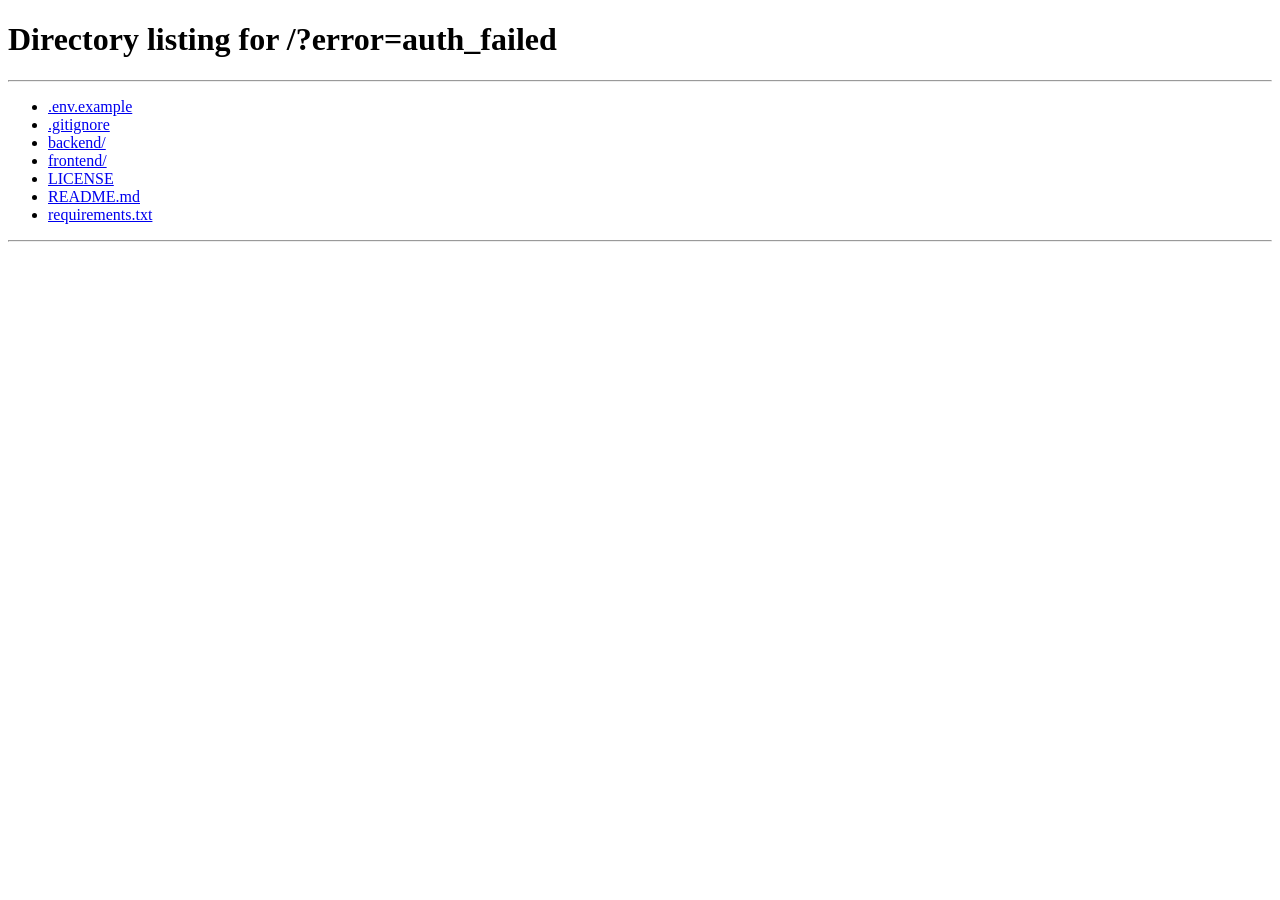
<file: frontend/auth/callback/index.html>
<!doctype html>
<html lang="en">
<head>
  <meta charset="utf-8">
  <title>FamilyShield - Authenticating</title>
  <style>
    body {
      margin: 0;
      min-height: 100vh;
      display: grid;
      place-items: center;
      font-family: Inter, ui-sans-serif, system-ui, sans-serif;
      background: #0e1210;
      color: #f5f7f4;
    }
    .loader {
      display: flex;
      flex-direction: column;
      align-items: center;
      gap: 20px;
    }
    .spinner {
      width: 48px;
      height: 48px;
      border: 3px solid rgba(255,255,255,0.15);
      border-top-color: #34d399;
      border-radius: 50%;
      animation: spin 0.8s linear infinite;
    }
    @keyframes spin { to { transform: rotate(360deg); } }
    p { color: #aeb9b4; font-weight: 600; }
  </style>
</head>
<body>
  <div class="loader">
    <div class="spinner"></div>
    <p>Signing you in...</p>
  </div>
  <script>
    (function() {
      var params = new URLSearchParams(window.location.search);
      var token = params.get("token");
      if (token) {
        localStorage.setItem("familyshield_token", token);
        window.location.replace("/");
      } else {
        window.location.replace("/?error=auth_failed");
      }
    })();
  </script>
</body>
</html>
</file>
<file: frontend/styles.css>
:root {
  color-scheme: light;
  --bg: #f0f2f1;
  --panel: rgba(255, 255, 255, 0.85);
  --panel-solid: #ffffff;
  --ink: #0e1210;
  --muted: #5a6560;
  --line: rgba(0, 0, 0, 0.08);
  --brand: #10b981;
  --brand-strong: #059669;
  --brand-glow: rgba(16, 185, 129, 0.2);
  --accent: #ef4444;
  --warn: #f59e0b;
  --soft: rgba(16, 185, 129, 0.06);
  --shadow-sm: 0 2px 8px rgba(0, 0, 0, 0.04);
  --shadow-md: 0 8px 32px rgba(0, 0, 0, 0.08);
  --shadow-lg: 0 24px 64px rgba(0, 0, 0, 0.12);
  --glass: rgba(255, 255, 255, 0.6);
  --glass-border: rgba(255, 255, 255, 0.4);
  --radius-sm: 8px;
  --radius-md: 12px;
  --radius-lg: 16px;
  --radius-xl: 24px;
  --transition: 0.2s cubic-bezier(0.4, 0, 0.2, 1);
}

* {
  box-sizing: border-box;
  margin: 0;
}

html {
  overflow-x: hidden;
}

body {
  min-height: 100vh;
  font-family: 'Inter', ui-sans-serif, system-ui, -apple-system, BlinkMacSystemFont, sans-serif;
  background: var(--bg);
  color: var(--ink);
  transition: background var(--transition), color var(--transition);
  -webkit-font-smoothing: antialiased;
  overflow-x: hidden;
  -webkit-text-size-adjust: 100%;
}

button, input, textarea, select {
  font: inherit;
  border: none;
  outline: none;
  -webkit-tap-highlight-color: transparent;
}

button {
  touch-action: manipulation;
}

/* ═══════════════════════════════════════════
   SHELL
   ═══════════════════════════════════════════ */

.shell {
  min-height: 100vh;
  display: grid;
  grid-template-columns: minmax(340px, 0.92fr) minmax(380px, 1.08fr);
  transition: grid-template-columns 0.4s cubic-bezier(0.4, 0, 0.2, 1);
  overflow-x: hidden;
}

.shell.dashboard-mode {
  grid-template-columns: 1fr;
  align-items: start;
}

/* ═══════════════════════════════════════════
   BRAND PANEL - 3D Animated
   ═══════════════════════════════════════════ */

.brand-panel {
  position: relative;
  display: flex;
  flex-direction: column;
  justify-content: space-between;
  gap: 32px;
  padding: clamp(32px, 5vw, 64px);
  color: #fff;
  background:
    linear-gradient(135deg, rgba(5, 46, 39, 0.92), rgba(16, 185, 129, 0.85)),
    url("data:image/svg+xml,%3Csvg xmlns='http://www.w3.org/2000/svg' width='900' height='900' viewBox='0 0 900 900'%3E%3Crect width='900' height='900' fill='%23059669'/%3E%3Cg fill='none' stroke='%23ffffff' stroke-opacity='.12' stroke-width='2'%3E%3Cpath d='M99 171c83-67 159-68 229-3s143 61 219-11 158-68 247 11'/%3E%3Cpath d='M96 362c83-67 159-68 229-3s143 61 219-11 158-68 247 11'/%3E%3Cpath d='M99 553c83-67 159-68 229-3s143 61 219-11 158-68 247 11'/%3E%3C/g%3E%3Cg fill='%23ffffff' fill-opacity='.1'%3E%3Ccircle cx='170' cy='245' r='34'/%3E%3Ccircle cx='450' cy='447' r='48'/%3E%3Ccircle cx='700' cy='284' r='28'/%3E%3Ccircle cx='724' cy='632' r='52'/%3E%3C/g%3E%3C/svg%3E");
  background-size: cover;
  overflow: hidden;
  transition: opacity 0.4s ease, transform 0.4s ease;
}

.brand-panel.hidden {
  display: none !important;
}

.brand-panel::before {
  content: '';
  position: absolute;
  top: -50%;
  right: -50%;
  width: 100%;
  height: 100%;
  background: radial-gradient(circle, rgba(255,255,255,0.08) 0%, transparent 70%);
  pointer-events: none;
}

/* Floating 3D Orbs */
.orb {
  position: absolute;
  border-radius: 50%;
  pointer-events: none;
  filter: blur(1px);
}

.orb-1 {
  width: 180px;
  height: 180px;
  background: radial-gradient(circle, rgba(52, 211, 153, 0.3), transparent 70%);
  top: 10%;
  right: 15%;
  animation: float-orb 8s ease-in-out infinite;
}

.orb-2 {
  width: 120px;
  height: 120px;
  background: radial-gradient(circle, rgba(241, 201, 106, 0.25), transparent 70%);
  bottom: 20%;
  left: 10%;
  animation: float-orb 10s ease-in-out infinite reverse;
}

.orb-3 {
  width: 80px;
  height: 80px;
  background: radial-gradient(circle, rgba(255, 255, 255, 0.15), transparent 70%);
  top: 60%;
  right: 30%;
  animation: float-orb 6s ease-in-out infinite;
  animation-delay: -3s;
}

@keyframes float-orb {
  0%, 100% {
    transform: translate(0, 0) scale(1);
  }
  25% {
    transform: translate(20px, -30px) scale(1.1);
  }
  50% {
    transform: translate(-10px, 20px) scale(0.95);
  }
  75% {
    transform: translate(15px, 10px) scale(1.05);
  }
}

.brand {
  display: grid;
  gap: 28px;
  max-width: 520px;
  position: relative;
  z-index: 1;
  animation: slideInLeft 0.6s ease-out;
}

@keyframes slideInLeft {
  from {
    opacity: 0;
    transform: translateX(-40px);
  }
  to {
    opacity: 1;
    transform: translateX(0);
  }
}

.brand-mark {
  width: 56px;
  height: 56px;
  color: #34d399;
}

.brand-mark svg {
  width: 100%;
  height: 100%;
  display: block;
}

.eyebrow {
  margin: 0 0 8px;
  color: inherit;
  opacity: 0.7;
  text-transform: uppercase;
  font-size: 11px;
  font-weight: 700;
  letter-spacing: 1.5px;
}

h1, h2, h3, p { margin-top: 0; }

h1 {
  max-width: 520px;
  margin-bottom: 0;
  font-size: clamp(32px, 4.5vw, 52px);
  line-height: 1.08;
  letter-spacing: -0.02em;
  font-weight: 800;
}

h2 {
  margin-bottom: 0;
  font-size: clamp(26px, 3vw, 32px);
  line-height: 1.15;
  letter-spacing: -0.01em;
  font-weight: 800;
}

h3 {
  margin-bottom: 0;
  font-size: 16px;
  font-weight: 700;
}

.risk-preview {
  max-width: 440px;
  padding: 20px;
  border: 1px solid rgba(255, 255, 255, 0.2);
  background: rgba(255, 255, 255, 0.1);
  backdrop-filter: blur(12px);
  -webkit-backdrop-filter: blur(12px);
  border-radius: var(--radius-lg);
  position: relative;
  z-index: 1;
  animation: slideInLeft 0.6s ease-out 0.2s both;
}

.risk-head {
  display: flex;
  align-items: center;
  gap: 10px;
  margin-bottom: 10px;
}

.risk-preview p {
  margin-bottom: 8px;
  color: rgba(255, 255, 255, 0.88);
  font-size: 14px;
  line-height: 1.5;
}

.risk-preview small {
  color: rgba(255, 255, 255, 0.6);
  font-size: 12px;
}

.brand-footer {
  position: relative;
  z-index: 1;
  animation: slideInLeft 0.6s ease-out 0.4s both;
}

.brand-footer small {
  color: rgba(255, 255, 255, 0.5);
  font-size: 12px;
}

/* ═══════════════════════════════════════════
   APP PANEL
   ═══════════════════════════════════════════ */

.app-panel {
  display: grid;
  align-items: center;
  padding: clamp(24px, 5vw, 64px);
  overflow-y: auto;
  max-height: 100vh;
}

.view {
  width: min(100%, 580px);
  margin: 0 auto;
  padding: clamp(28px, 4vw, 44px);
  background: var(--panel);
  backdrop-filter: blur(20px);
  -webkit-backdrop-filter: blur(20px);
  border: 1px solid var(--glass-border);
  border-radius: var(--radius-xl);
  box-shadow: var(--shadow-lg);
  animation: fadeSlideIn 0.5s cubic-bezier(0.16, 1, 0.3, 1);
}

.dashboard-full {
  width: 100%;
  max-width: 1100px;
  background: var(--panel-glass);
  backdrop-filter: blur(20px);
  -webkit-backdrop-filter: blur(20px);
  border: 1px solid var(--glass-border);
  border-radius: var(--radius-xl);
  padding: 40px 40px 30px;
  box-shadow: 0 20px 40px rgba(0,0,0,0.08);
  margin-top: 20px;
  margin-bottom: 40px;
  animation: scaleIn 0.4s cubic-bezier(0.16, 1, 0.3, 1);
  box-sizing: border-box;
  overflow-x: hidden;
}

@keyframes scaleIn {
  from {
    opacity: 0;
    transform: scale(0.95);
  }
  to {
    opacity: 1;
    transform: scale(1);
  }
}

@keyframes fadeSlideIn {
  from {
    opacity: 0;
    transform: translateY(20px) scale(0.98);
  }
  to {
    opacity: 1;
    transform: translateY(0) scale(1);
  }
}

.panel-head {
  display: flex;
  justify-content: space-between;
  gap: 16px;
  align-items: flex-start;
  margin-bottom: 28px;
}

.panel-actions {
  display: flex;
  gap: 8px;
  align-items: center;
}

/* ═══════════════════════════════════════════
   AUTH 3D SCENE
   ═══════════════════════════════════════════ */

.auth-3d-scene {
  position: relative;
  height: 100px;
  margin: -28px -44px 20px;
  overflow: hidden;
  border-radius: var(--radius-xl) var(--radius-xl) 0 0;
  background: linear-gradient(135deg, rgba(16, 185, 129, 0.08), rgba(5, 150, 105, 0.04));
  clip-path: inset(0);
}

.auth-content {
  position: relative;
  z-index: 1;
}

/* Floating Shield */
.floating-shield {
  position: absolute;
  top: 50%;
  left: 50%;
  transform: translate(-50%, -50%);
  width: 56px;
  height: 56px;
  animation: shield-float 4s ease-in-out infinite;
  transform-style: preserve-3d;
}

@keyframes shield-float {
  0%, 100% {
    transform: translate(-50%, -50%) translateY(0);
  }
  50% {
    transform: translate(-50%, -50%) translateY(-8px);
  }
}

.floating-shield svg {
  width: 100%;
  height: 100%;
}

/* Particles */
.particles {
  position: absolute;
  inset: 0;
  overflow: hidden;
  pointer-events: none;
}

.particle {
  position: absolute;
  bottom: -10px;
  width: 4px;
  height: 4px;
  background: var(--brand);
  border-radius: 50%;
  opacity: 0;
  animation: particle-float linear infinite;
}

@keyframes particle-float {
  0% {
    opacity: 0;
    transform: translateY(0) scale(0);
  }
  10% {
    opacity: 0.4;
  }
  90% {
    opacity: 0.4;
  }
  100% {
    opacity: 0;
    transform: translateY(-120px) scale(1);
  }
}

/* ═══════════════════════════════════════════
   TABS
   ═══════════════════════════════════════════ */

.tabs {
  position: relative;
  display: grid;
  grid-template-columns: 1fr 1fr;
  gap: 0;
  padding: 4px;
  border: 1px solid var(--line);
  background: var(--soft);
  border-radius: var(--radius-md);
  margin-bottom: 24px;
}

.tab {
  position: relative;
  z-index: 1;
  min-height: 44px;
  font-weight: 700;
  font-size: 14px;
  color: var(--muted);
  background: transparent;
  border-radius: var(--radius-sm);
  cursor: pointer;
  transition: color var(--transition);
}

.tab:hover {
  color: var(--ink);
}

.tab.active {
  color: var(--ink);
}

.tab-indicator {
  position: absolute;
  top: 4px;
  left: 4px;
  width: calc(50% - 4px);
  height: calc(100% - 8px);
  background: var(--panel-solid);
  border-radius: var(--radius-sm);
  box-shadow: var(--shadow-sm);
  transition: transform 0.3s cubic-bezier(0.34, 1.56, 0.64, 1);
}

.tab-indicator.signup {
  transform: translateX(100%);
}

/* ═══════════════════════════════════════════
   FORMS
   ═══════════════════════════════════════════ */

#auth-view.auth-reset-mode .tabs,
#auth-view.auth-reset-mode #auth-form,
#auth-view.auth-reset-mode .divider,
#auth-view.auth-reset-mode #google-login,
#auth-view.auth-reset-mode #forgot-open {
  display: none !important;
}

#auth-view.auth-reset-mode #reset-form {
  display: grid !important;
  margin-top: 32px;
  padding-top: 0;
  border-top: 0;
}

.form {
  display: grid;
  gap: 16px;
}

.form.compact {
  margin-top: 20px;
  padding-top: 20px;
  border-top: 1px solid var(--line);
}

.field {
  display: grid;
  gap: 6px;
}

.field span {
  color: var(--muted);
  font-weight: 600;
  font-size: 13px;
}

input, textarea, select {
  width: 100%;
  min-height: 48px;
  padding: 0 14px;
  background: var(--panel-solid);
  border: 1.5px solid var(--line);
  border-radius: var(--radius-md);
  color: var(--ink);
  transition: all 0.3s cubic-bezier(0.4, 0, 0.2, 1);
}

textarea {
  min-height: 120px;
  padding: 14px;
  resize: vertical;
  line-height: 1.5;
}

input::placeholder, textarea::placeholder {
  color: var(--muted);
  opacity: 0.6;
}

input:focus, textarea:focus, select:focus {
  border-color: var(--brand);
  box-shadow: 0 0 0 3px var(--brand-glow), 0 4px 12px rgba(16, 185, 129, 0.1);
  transform: translateY(-1px);
}

/* ═══════════════════════════════════════════
   BUTTONS
   ═══════════════════════════════════════════ */

.primary, .secondary, .google {
  display: inline-flex;
  align-items: center;
  justify-content: center;
  gap: 8px;
  min-height: 48px;
  padding: 0 24px;
  font-weight: 700;
  font-size: 14px;
  border-radius: var(--radius-md);
  cursor: pointer;
  transition: all 0.3s cubic-bezier(0.34, 1.56, 0.64, 1);
}

.primary {
  background: linear-gradient(135deg, var(--brand), var(--brand-strong));
  color: #fff;
  box-shadow: 0 4px 16px var(--brand-glow);
  position: relative;
  overflow: hidden;
}

.primary::before {
  content: '';
  position: absolute;
  inset: 0;
  background: linear-gradient(135deg, rgba(255,255,255,0.2), transparent);
  opacity: 0;
  transition: opacity var(--transition);
}

.primary:hover {
  transform: translateY(-2px) scale(1.02);
  box-shadow: 0 8px 24px var(--brand-glow);
}

.primary:hover::before {
  opacity: 1;
}

.primary:active {
  transform: translateY(0) scale(0.98);
}

.secondary {
  background: var(--ink);
  color: #fff;
}

.secondary:hover {
  opacity: 0.9;
  transform: translateY(-2px);
}

.google {
  width: 100%;
  background: var(--panel-solid);
  color: var(--ink);
  border: 1.5px solid var(--line);
}

.google:hover {
  background: var(--soft);
  border-color: var(--brand);
  transform: translateY(-2px);
  box-shadow: var(--shadow-md);
}

.google-icon {
  flex-shrink: 0;
}

.divider {
  display: flex;
  align-items: center;
  gap: 16px;
  margin: 20px 0;
}

.divider::before,
.divider::after {
  content: '';
  flex: 1;
  height: 1px;
  background: var(--line);
}

.divider span {
  color: var(--muted);
  font-size: 12px;
  font-weight: 600;
  white-space: nowrap;
}

.link-button {
  display: block;
  margin: 16px auto 0;
  padding: 0;
  font-weight: 600;
  font-size: 13px;
  color: var(--brand);
  background: transparent;
  cursor: pointer;
  transition: all var(--transition);
}

.link-button:hover {
  opacity: 0.8;
  transform: translateY(-1px);
}

.form-description {
  color: var(--muted);
  font-size: 14px;
  line-height: 1.6;
  margin-bottom: 24px;
}

.form-note {
  color: var(--muted);
  font-size: 12px;
  margin-top: 16px;
}

.ghost {
  min-height: 38px;
  padding: 0 16px;
  background: var(--panel-solid);
  border: 1.5px solid var(--line);
  border-radius: var(--radius-md);
  font-weight: 600;
  font-size: 13px;
  color: var(--muted);
  cursor: pointer;
  transition: all 0.3s cubic-bezier(0.34, 1.56, 0.64, 1);
}

.ghost:hover {
  border-color: var(--accent);
  color: var(--accent);
  transform: translateY(-2px);
}

.ghost-icon {
  width: 38px;
  height: 38px;
  display: grid;
  place-items: center;
  background: var(--panel-solid);
  border: 1.5px solid var(--line);
  border-radius: var(--radius-md);
  cursor: pointer;
  transition: all 0.3s cubic-bezier(0.34, 1.56, 0.64, 1);
}

.ghost-icon:hover {
  border-color: var(--brand);
  background: var(--soft);
  transform: translateY(-2px) rotate(15deg);
}

.theme-icon {
  font-size: 18px;
  line-height: 1;
}

/* ═══════════════════════════════════════════
   MESSAGES
   ═══════════════════════════════════════════ */

.message {
  display: none;
  width: 100%;
  margin: 0 0 12px;
  padding: 12px 16px;
  border-radius: 10px;
  font-size: 14px;
  font-weight: 600;
  text-align: center;
  background: rgba(255, 255, 255, 0.06);
  color: var(--muted);
  border: 1px solid rgba(255,255,255,0.08);
  animation: fadeSlideIn 0.25s ease;
}

.message:not(:empty) {
  display: block;
}

.message.error {
  background: rgba(239, 68, 68, 0.12);
  color: #f87171;
  border-color: rgba(239, 68, 68, 0.3);
  animation: shake 0.4s ease-out, fadeSlideIn 0.25s ease;
}

.message.success {
  background: rgba(52, 211, 153, 0.12);
  color: #34d399;
  border-color: rgba(52, 211, 153, 0.3);
}

@keyframes fadeSlideIn {
  from { opacity: 0; transform: translateY(-6px); }
  to   { opacity: 1; transform: translateY(0); }
}

@keyframes shake {
  0%, 100% { transform: translateX(0); }
  25% { transform: translateX(-5px); }
  75% { transform: translateX(5px); }
}


/* ═══════════════════════════════════════════
   BUTTON LOADERS
   ═══════════════════════════════════════════ */

.btn-loader {
  width: 18px;
  height: 18px;
  border: 2px solid rgba(255,255,255,0.3);
  border-top-color: #fff;
  border-radius: 50%;
  animation: spin 0.6s linear infinite;
}

@keyframes spin { to { transform: rotate(360deg); } }

/* ═══════════════════════════════════════════
   ONBOARDING
   ═══════════════════════════════════════════ */

.onboarding {
  text-align: center;
}

.onboarding-steps {
  display: flex;
  align-items: center;
  justify-content: center;
  gap: 8px;
  margin-bottom: 32px;
}

.step-dot {
  width: 10px;
  height: 10px;
  border-radius: 50%;
  background: var(--line);
  transition: all 0.3s cubic-bezier(0.34, 1.56, 0.64, 1);
}

.step-dot.active {
  background: var(--brand);
  box-shadow: 0 0 12px var(--brand-glow);
  transform: scale(1.2);
}

.step-dot.done {
  background: var(--brand);
}

.step-line {
  width: 32px;
  height: 2px;
  background: var(--line);
}

.onboard-content {
  animation: fadeSlideIn 0.3s ease-out;
}

.onboard-icon {
  font-size: 48px;
  margin-bottom: 16px;
}

.bounce-in {
  animation: bounceIn 0.6s cubic-bezier(0.34, 1.56, 0.64, 1);
}

@keyframes bounceIn {
  from {
    opacity: 0;
    transform: scale(0.3);
  }
  to {
    opacity: 1;
    transform: scale(1);
  }
}

.onboard-content h2 {
  margin-bottom: 8px;
}

.onboard-content p {
  color: var(--muted);
  margin-bottom: 24px;
  line-height: 1.5;
}

/* ═══════════════════════════════════════════
   DASHBOARD - FAMILY HOME
   ═══════════════════════════════════════════ */

/* Top nav */
.dash-nav {
  display: flex;
  justify-content: space-between;
  align-items: center;
  padding: 8px 0 24px;
  border-bottom: 1px solid var(--line);
  margin-bottom: 28px;
}

.dash-brand {
  display: flex;
  align-items: center;
  gap: 10px;
  min-width: 0;
  flex-shrink: 1;
}

.dash-logo {
  width: 32px;
  height: 32px;
  flex-shrink: 0;
}

.dash-brand-name {
  font-size: 17px;
  font-weight: 800;
  letter-spacing: -0.02em;
  color: var(--ink);
}

.dash-nav-actions {
  display: flex;
  align-items: center;
  gap: 10px;
  flex-shrink: 0;
  min-width: 0;
}

.nav-icon-btn {
  position: relative;
  width: 40px;
  height: 40px;
  display: grid;
  place-items: center;
  background: var(--panel-solid);
  border: 1.5px solid var(--line);
  border-radius: var(--radius-md);
  cursor: pointer;
  color: var(--muted);
  transition: all 0.3s cubic-bezier(0.34, 1.56, 0.64, 1);
}

.nav-icon-btn:hover {
  border-color: var(--brand);
  color: var(--brand);
  transform: translateY(-2px);
  background: var(--soft);
}

.notif-badge {
  position: absolute;
  top: -4px;
  right: -4px;
  min-width: 18px;
  height: 18px;
  padding: 0 5px;
  background: var(--accent);
  color: #fff;
  font-size: 10px;
  font-weight: 800;
  border-radius: 9px;
  display: grid;
  place-items: center;
  animation: pulse-badge 2s ease-in-out infinite;
}

@keyframes pulse-badge {
  0%, 100% { transform: scale(1); }
  50% { transform: scale(1.15); }
}

.nav-avatar {
  display: grid;
  place-items: center;
  width: 40px;
  height: 40px;
  border-radius: 50%;
  background: linear-gradient(135deg, var(--brand), var(--brand-strong));
  color: #fff;
  font-weight: 800;
  font-size: 16px;
  flex-shrink: 0;
  cursor: pointer;
  transition: transform 0.3s cubic-bezier(0.34, 1.56, 0.64, 1);
  box-shadow: 0 0 0 2px var(--brand-glow);
}

.nav-avatar:hover {
  transform: scale(1.1);
}

/* Email verification badges (class-driven so renames never wipe them) */
.nav-avatar,
.profile-avatar-large {
  position: relative;
}

.nav-avatar.verified::after,
.profile-avatar-large.verified::after,
.nav-avatar.unverified::after,
.profile-avatar-large.unverified::after {
  position: absolute;
  right: -2px;
  bottom: -2px;
  display: grid;
  place-items: center;
  border-radius: 50%;
  font-weight: 800;
  border: 2px solid var(--panel-solid);
}

.nav-avatar.verified::after,
.profile-avatar-large.verified::after {
  content: "✓";
  width: 16px;
  height: 16px;
  font-size: 10px;
  color: #fff;
  background: linear-gradient(135deg, #34d399, #059669);
  box-shadow: 0 2px 8px rgba(16, 185, 129, 0.5);
}

.profile-avatar-large.verified::after {
  width: 22px;
  height: 22px;
  font-size: 13px;
}

.nav-avatar.unverified::after,
.profile-avatar-large.unverified::after {
  content: "!";
  width: 16px;
  height: 16px;
  font-size: 10px;
  color: #fff;
  background: linear-gradient(135deg, #f59e0b, #d97706);
  box-shadow: 0 2px 8px rgba(245, 158, 11, 0.5);
}

.profile-avatar-large.unverified::after {
  width: 22px;
  height: 22px;
  font-size: 13px;
}

/* Email verification banner */
.verify-banner {
  display: flex;
  align-items: center;
  gap: 10px;
  margin: 0 0 12px;
  padding: 10px 12px;
  border-radius: 12px;
  border: 1px solid rgba(245, 158, 11, 0.4);
  background: rgba(245, 158, 11, 0.08);
}

.verify-banner-icon { font-size: 18px; }

.verify-banner-body {
  flex: 1;
  min-width: 0;
  font-size: 13px;
  color: var(--ink);
  display: flex;
  flex-direction: column;
}

.verify-banner-body span { color: var(--muted); }

.verify-banner-resend {
  padding: 6px 12px;
  font-size: 12px;
  font-weight: 700;
  border-radius: 8px;
  border: none;
  background: var(--brand);
  color: #fff;
  cursor: pointer;
  white-space: nowrap;
}

.verify-banner-resend:disabled { opacity: 0.6; }

.verify-banner-dismiss {
  border: none;
  background: transparent;
  color: var(--muted);
  font-size: 18px;
  cursor: pointer;
  padding: 2px 6px;
}

/* Email verification modal */
.verify-modal { max-width: 380px; }

.verify-modal-sub {
  font-size: 13px;
  color: var(--muted);
  margin: 0 0 2px;
}

.verify-modal-email {
  font-size: 15px;
  font-weight: 700;
  color: var(--ink);
  margin: 0 0 14px;
  word-break: break-all;
}

.verify-modal .field input {
  text-align: center;
  font-size: 22px;
  font-weight: 800;
  letter-spacing: 8px;
  font-family: ui-monospace, monospace;
}

.verify-modal-error {
  font-size: 13px;
  font-weight: 600;
  color: #ef4444;
  margin: 8px 0 0;
}

.verify-actions {
  display: flex;
  gap: 8px;
  margin-top: 14px;
}

.verify-actions .ghost { flex: 1; }
.verify-actions .primary { flex: 2; }

.verify-resend-row {
  font-size: 13px;
  color: var(--muted);
  text-align: center;
  margin: 12px 0 0;
}

.verify-resend-link {
  border: none;
  background: none;
  color: var(--brand);
  font-weight: 700;
  cursor: pointer;
  padding: 0;
}

.verify-resend-link:disabled {
  opacity: 0.6;
  cursor: default;
}

/* Profile verification row */
.profile-verify-status {
  font-size: 13px;
  font-weight: 700;
  margin: 0 0 8px;
}

.profile-verify-status.ok { color: #10b981; }
.profile-verify-status.pending { color: #f59e0b; }

.profile-verify-actions {
  display: flex;
  gap: 8px;
  margin-top: 2px;
}

.profile-verify-actions .primary { flex: 1; }
.profile-verify-actions .ghost { flex: 1; }

/* Account deletion danger zone */
.danger-label { color: #ef4444 !important; }

.btn-delete-account {
  width: 100%;
  margin-top: 10px;
  padding: 9px 12px;
  font-size: 13px;
  font-weight: 700;
  border-radius: 10px;
  border: 1px solid rgba(239, 68, 68, 0.4);
  background: transparent;
  color: #ef4444;
  cursor: pointer;
  transition: all 0.15s;
}

.btn-delete-account:hover {
  background: #ef4444;
  color: #fff;
}

.delete-account-modal .delete-list {
  margin: 10px 0 0;
  padding-left: 20px;
  font-size: 13px;
  line-height: 1.7;
  color: var(--ink);
}

.fs-modal-error {
  font-size: 13px;
  font-weight: 600;
  color: #ef4444;
  margin: 8px 0 0;
}

.fs-modal-confirm:disabled { opacity: 0.6; }

/* Greeting */
.dash-greeting {
  display: flex;
  justify-content: space-between;
  align-items: center;
  margin-bottom: 24px;
  animation: fadeSlideIn 0.5s ease-out 0.1s both;
  overflow: hidden;
}

.greeting-time {
  font-size: 13px;
  font-weight: 600;
  color: var(--muted);
  margin-bottom: 4px;
  text-transform: capitalize;
}

.greeting-name {
  font-size: clamp(22px, 3vw, 28px);
  font-weight: 800;
  letter-spacing: -0.02em;
  margin: 0;
  overflow: hidden;
  text-overflow: ellipsis;
  white-space: nowrap;
}

.greeting-status {
  display: flex;
  align-items: center;
  gap: 8px;
  padding: 8px 14px;
  background: var(--soft);
  border: 1px solid rgba(16,185,129,0.2);
  border-radius: 999px;
}

.status-dot-online {
  width: 8px;
  height: 8px;
  border-radius: 50%;
  background: var(--brand);
  flex-shrink: 0;
  animation: pulse-online 2s ease-in-out infinite;
}

@keyframes pulse-online {
  0%, 100% { box-shadow: 0 0 0 0 rgba(16,185,129,0.4); }
  50% { box-shadow: 0 0 0 5px rgba(16,185,129,0); }
}

.greeting-email {
  font-size: 12px;
  font-weight: 600;
  color: var(--brand);
  max-width: 180px;
  overflow: hidden;
  text-overflow: ellipsis;
  white-space: nowrap;
}

/* Family Card */
.family-card {
  border: 1.5px solid var(--line);
  border-radius: var(--radius-xl);
  padding: 24px;
  margin-bottom: 20px;
  background: var(--panel-solid);
  box-shadow: var(--shadow-sm);
  position: relative;
  overflow: hidden;
  animation: fadeSlideIn 0.5s ease-out 0.15s both;
  transition: box-shadow var(--transition);
  box-sizing: border-box;
}

.family-card::before {
  content: '';
  position: absolute;
  top: 0;
  left: 0;
  right: 0;
  height: 3px;
  background: linear-gradient(90deg, var(--brand), #8b5cf6, var(--brand));
  background-size: 200%;
  animation: gradient-slide 4s linear infinite;
}

@keyframes gradient-slide {
  0% { background-position: 0% center; }
  100% { background-position: 200% center; }
}

.family-card:hover {
  box-shadow: var(--shadow-md);
}

.family-card-header {
  display: flex;
  justify-content: space-between;
  align-items: center;
  margin-bottom: 20px;
}

.family-card-title {
  display: flex;
  align-items: center;
  gap: 12px;
}

.family-icon {
  font-size: 28px;
  line-height: 1;
}

.family-name {
  font-size: 17px;
  font-weight: 800;
  margin: 0 0 2px;
}

.family-subtitle {
  font-size: 12px;
  color: var(--muted);
  margin: 0;
  font-weight: 500;
}

.btn-open-family {
  display: inline-flex;
  align-items: center;
  gap: 6px;
  padding: 8px 16px;
  font-size: 13px;
  font-weight: 700;
  color: var(--brand);
  background: var(--soft);
  border: 1.5px solid rgba(16,185,129,0.25);
  border-radius: var(--radius-md);
  cursor: pointer;
  transition: all 0.3s cubic-bezier(0.34, 1.56, 0.64, 1);
  white-space: nowrap;
}

.btn-open-family:hover {
  background: var(--brand);
  color: #fff;
  border-color: var(--brand);
  transform: translateY(-2px);
  box-shadow: 0 6px 20px var(--brand-glow);
}

/* Member chips */
.family-members {
  display: flex;
  gap: 16px;
  flex-wrap: wrap;
  margin-bottom: 20px;
}

.member-chip {
  display: flex;
  flex-direction: column;
  align-items: center;
  gap: 6px;
  cursor: pointer;
  transition: transform 0.2s ease;
  position: relative;
}

.member-chip:hover {
  transform: translateY(-3px);
}

.member-avatar {
  display: grid;
  place-items: center;
  width: 52px;
  height: 52px;
  border-radius: 50%;
  background: color-mix(in srgb, var(--color) 20%, transparent);
  border: 2.5px solid color-mix(in srgb, var(--color) 60%, transparent);
  color: var(--color);
  font-weight: 800;
  font-size: 18px;
  transition: all 0.2s ease;
}

.member-chip:hover .member-avatar {
  background: color-mix(in srgb, var(--color) 30%, transparent);
  box-shadow: 0 0 0 4px color-mix(in srgb, var(--color) 15%, transparent);
}

.member-status {
  position: absolute;
  bottom: 22px;
  right: 0;
  width: 13px;
  height: 13px;
  border-radius: 50%;
  border: 2.5px solid var(--panel-solid);
}

.member-status.online {
  background: var(--brand);
}

.member-status.away {
  background: var(--warn);
}

.member-status.offline {
  background: var(--muted);
}

.member-name {
  font-size: 11px;
  font-weight: 700;
  color: var(--muted);
  text-align: center;
}

.member-chip--admin {
  cursor: pointer;
}

.member-chip--admin:hover .member-avatar {
  box-shadow: 0 0 0 3px rgba(239, 68, 68, 0.4);
}

/* Family chat CTA */
.family-chat-btn {
  display: flex;
  align-items: center;
  gap: 10px;
  width: 100%;
  padding: 14px 20px;
  background: linear-gradient(135deg, var(--brand), var(--brand-strong));
  color: #fff;
  font-size: 14px;
  font-weight: 700;
  border-radius: var(--radius-lg);
  cursor: pointer;
  box-shadow: 0 6px 20px var(--brand-glow);
  transition: all 0.3s cubic-bezier(0.34, 1.56, 0.64, 1);
  position: relative;
  overflow: hidden;
}

.family-chat-btn::before {
  content: '';
  position: absolute;
  inset: 0;
  background: linear-gradient(135deg, rgba(255,255,255,0.15), transparent);
  opacity: 0;
  transition: opacity var(--transition);
}

.family-chat-btn:hover {
  transform: translateY(-2px);
  box-shadow: 0 10px 30px var(--brand-glow);
}

.family-chat-btn:hover::before {
  opacity: 1;
}

.family-chat-btn:active {
  transform: scale(0.98);
}

.family-chat-btn span:first-of-type {
  flex: 1;
}

.ai-shield-btn {
  display: flex;
  align-items: center;
  justify-content: center;
  gap: 10px;
  width: 100%;
  padding: 16px 20px;
  background: linear-gradient(135deg, #7c3aed, #6d28d9, #5b21b6);
  color: #fff;
  border: none;
  border-radius: 14px;
  font-size: 16px;
  font-weight: 700;
  cursor: pointer;
  transition: all 0.25s;
  margin-top: 20px;
  margin-bottom: 24px;
  box-shadow: 0 4px 20px rgba(124, 58, 237, 0.4);
  letter-spacing: 0.3px;
}

.ai-shield-btn:hover {
  transform: translateY(-2px);
  box-shadow: 0 6px 28px rgba(124, 58, 237, 0.5);
}

.ai-shield-btn:active {
  transform: translateY(0);
}

.chat-unread {
  display: grid;
  place-items: center;
  min-width: 22px;
  height: 22px;
  padding: 0 6px;
  background: rgba(255,255,255,0.25);
  border-radius: 999px;
  font-size: 11px;
  font-weight: 800;
  backdrop-filter: blur(4px);
}

/* Quick actions */
.quick-actions {
  display: grid;
  grid-template-columns: repeat(4, 1fr);
  gap: 12px;
  margin-bottom: 24px;
  animation: fadeSlideIn 0.5s ease-out 0.2s both;
  box-sizing: border-box;
}

.quick-action-btn {
  display: flex;
  flex-direction: column;
  align-items: center;
  gap: 8px;
  padding: 16px 12px;
  background: var(--panel-solid);
  border: 1.5px solid var(--line);
  border-radius: var(--radius-lg);
  cursor: pointer;
  transition: all 0.3s cubic-bezier(0.34, 1.56, 0.64, 1);
  text-align: center;
}

.quick-action-btn:hover {
  border-color: var(--brand);
  background: var(--soft);
  transform: translateY(-4px);
  box-shadow: 0 8px 24px var(--brand-glow);
}

.qa-icon {
  font-size: 24px;
  line-height: 1;
  transition: transform 0.3s cubic-bezier(0.34, 1.56, 0.64, 1);
}

.quick-action-btn:hover .qa-icon {
  transform: scale(1.2) rotate(-5deg);
}

.qa-label {
  font-size: 11px;
  font-weight: 700;
  color: var(--muted);
  line-height: 1.3;
  transition: color var(--transition);
}

.quick-action-btn:hover .qa-label {
  color: var(--brand);
}

/* Activity feed */
.activity-section {
  animation: fadeSlideIn 0.5s ease-out 0.25s both;
}

.activity-header {
  display: flex;
  justify-content: space-between;
  align-items: center;
  margin-bottom: 14px;
}

.activity-title {
  font-size: 14px;
  font-weight: 700;
  color: var(--muted);
  text-transform: uppercase;
  letter-spacing: 0.5px;
  margin: 0;
}

.see-all-btn {
  font-size: 12px;
  font-weight: 700;
  color: var(--brand);
  background: transparent;
  cursor: pointer;
  transition: opacity var(--transition);
  padding: 0;
}

.see-all-btn:hover {
  opacity: 0.7;
}

.activity-feed {
  display: grid;
  gap: 8px;
}

.activity-item {
  display: flex;
  align-items: center;
  gap: 14px;
  padding: 14px 16px;
  background: var(--panel-solid);
  border: 1.5px solid var(--line);
  border-radius: var(--radius-lg);
  transition: all 0.25s cubic-bezier(0.34, 1.56, 0.64, 1);
  cursor: default;
}

.activity-item:hover {
  transform: translateX(4px);
  box-shadow: var(--shadow-sm);
  border-color: rgba(16,185,129,0.2);
}

.activity-item--warning {
  border-left: 3px solid var(--warn);
}

.activity-item--safe {
  border-left: 3px solid var(--brand);
}

.activity-avatar {
  display: grid;
  place-items: center;
  width: 40px;
  height: 40px;
  border-radius: 50%;
  background: color-mix(in srgb, var(--color, #10b981) 15%, transparent);
  border: 2px solid color-mix(in srgb, var(--color, #10b981) 40%, transparent);
  color: var(--color, #10b981);
  font-weight: 800;
  font-size: 15px;
  flex-shrink: 0;
}

.ai-avatar {
  background: rgba(16,185,129,0.1);
  border-color: rgba(16,185,129,0.3);
  font-size: 18px;
}

.activity-body {
  flex: 1;
  min-width: 0;
}

.activity-text {
  font-size: 13px;
  line-height: 1.4;
  color: var(--ink);
  margin: 0 0 5px;
}

.activity-meta {
  display: flex;
  align-items: center;
  gap: 8px;
  flex-wrap: wrap;
}

.activity-badge {
  display: inline-flex;
  align-items: center;
  gap: 3px;
  padding: 2px 8px;
  font-size: 10px;
  font-weight: 700;
  border-radius: 999px;
  letter-spacing: 0.2px;
}

.badge-warning {
  background: rgba(245,158,11,0.12);
  color: #d97706;
  border: 1px solid rgba(245,158,11,0.25);
}

.badge-safe {
  background: rgba(16,185,129,0.1);
  color: var(--brand-strong);
  border: 1px solid rgba(16,185,129,0.2);
}

.badge-info {
  background: rgba(59,130,246,0.1);
  color: #3b82f6;
  border: 1px solid rgba(59,130,246,0.2);
}

.activity-time {
  font-size: 11px;
  color: var(--muted);
  font-weight: 500;
}

.activity-action {
  flex-shrink: 0;
  padding: 6px 14px;
  font-size: 12px;
  font-weight: 700;
  color: var(--brand);
  background: var(--soft);
  border: 1.5px solid rgba(16,185,129,0.2);
  border-radius: var(--radius-sm);
  cursor: pointer;
  transition: all 0.2s ease;
  white-space: nowrap;
}

.activity-action:hover {
  background: var(--brand);
  color: #fff;
  border-color: var(--brand);
  transform: scale(1.05);
}

.hidden {
  display: none !important;
}

/* ═══════════════════════════════════════════
   DARK MODE
   ═══════════════════════════════════════════ */

body.dark {
  color-scheme: dark;
  --bg: #0a0e0c;
  --panel: rgba(22, 28, 25, 0.9);
  --panel-solid: #161c19;
  --ink: #f0f4f2;
  --muted: #8a9690;
  --line: rgba(255, 255, 255, 0.08);
  --brand-glow: rgba(16, 185, 129, 0.25);
  --soft: rgba(16, 185, 129, 0.08);
  --glass-border: rgba(255, 255, 255, 0.06);
  --shadow-sm: 0 2px 8px rgba(0, 0, 0, 0.2);
  --shadow-md: 0 8px 32px rgba(0, 0, 0, 0.3);
  --shadow-lg: 0 24px 64px rgba(0, 0, 0, 0.4);
}

body.dark .brand-panel {
  background:
    linear-gradient(135deg, rgba(5, 46, 39, 0.95), rgba(10, 14, 12, 0.95)),
    url("data:image/svg+xml,%3Csvg xmlns='http://www.w3.org/2000/svg' width='900' height='900' viewBox='0 0 900 900'%3E%3Crect width='900' height='900' fill='%23059669'/%3E%3Cg fill='none' stroke='%23ffffff' stroke-opacity='.08' stroke-width='2'%3E%3Cpath d='M99 171c83-67 159-68 229-3s143 61 219-11 158-68 247 11'/%3E%3Cpath d='M96 362c83-67 159-68 229-3s143 61 219-11 158-68 247 11'/%3E%3Cpath d='M99 553c83-67 159-68 229-3s143 61 219-11 158-68 247 11'/%3E%3C/g%3E%3C/svg%3E");
}

body.dark .ghost {
  background: var(--panel-solid);
  border-color: var(--line);
  color: var(--muted);
}

body.dark .ghost:hover {
  border-color: var(--accent);
  color: var(--accent);
}

body.dark .ghost-icon {
  background: var(--panel-solid);
  border-color: var(--line);
}

body.dark .google {
  background: var(--panel-solid);
  border-color: var(--line);
}

/* ═══════════════════════════════════════════
   RESPONSIVE
   ═══════════════════════════════════════════ */

@media (max-width: 980px) {
  .shell {
    grid-template-columns: 1fr;
  }
  .brand-panel {
    display: none;
  }
  .app-panel {
    padding: 16px;
    max-height: none;
    overflow-y: visible;
  }
}

@media (max-width: 680px) {
  .view {
    padding: 20px;
    border-radius: 16px;
    margin: 0;
    width: 100%;
  }
  h1 { font-size: 28px; }
  h2 { font-size: 22px; }
  .auth-3d-scene {
    height: 70px;
    margin: -20px -20px 14px;
  }
  .floating-shield {
    width: 44px;
    height: 44px;
  }
  .panel-head {
    margin-bottom: 20px;
  }
  .tabs {
    margin-bottom: 18px;
  }
  .tab {
    min-height: 40px;
    font-size: 13px;
  }
  .form {
    gap: 12px;
  }
  input, textarea, select {
    min-height: 44px;
    font-size: 16px;
  }
  .primary, .secondary, .google {
    min-height: 44px;
    font-size: 13px;
    padding: 0 20px;
  }
  .divider {
    margin: 14px 0;
  }

  /* Dashboard mobile */
  .dashboard-full {
    padding: 16px;
    border-radius: 16px;
    margin-top: 0;
    margin-bottom: 16px;
    width: 100%;
    max-width: 100%;
    overflow-x: hidden;
  }
  .dash-nav {
    padding: 0 0 16px;
    margin-bottom: 16px;
    gap: 6px;
    flex-wrap: nowrap;
  }
  .dash-brand-name {
    font-size: 14px;
    display: none;
  }
  .dash-logo {
    width: 28px;
    height: 28px;
  }
  .dash-nav-actions {
    gap: 4px;
    flex-shrink: 0;
  }
  .nav-icon-btn {
    width: 34px;
    height: 34px;
  }
  .nav-avatar {
    width: 34px;
    height: 34px;
    font-size: 13px;
  }
  .ghost {
    padding: 0 8px;
    font-size: 11px;
    min-height: 32px;
  }
  .ghost-icon {
    width: 32px;
    height: 32px;
  }

  /* Greeting */
  .dash-greeting {
    flex-direction: column;
    align-items: flex-start;
    gap: 10px;
    margin-bottom: 16px;
  }
  .greeting-name {
    font-size: 20px;
  }
  .greeting-status {
    padding: 6px 10px;
  }
  .greeting-email {
    max-width: 140px;
    font-size: 11px;
    overflow: hidden;
    text-overflow: ellipsis;
    white-space: nowrap;
  }

  /* Family card */
  .family-card-header {
    flex-direction: column;
    align-items: flex-start;
    gap: 10px;
  }
  .family-card {
    padding: 16px;
    border-radius: 16px;
    margin-bottom: 14px;
  }
  .family-name {
    font-size: 16px;
    overflow: hidden;
    text-overflow: ellipsis;
    white-space: nowrap;
    max-width: 100%;
  }
  .family-members-row {
    gap: 0.7rem;
    padding: 1rem 0;
    justify-content: center;
  }
  .family-members-row .member-avatar {
    width: 44px;
    height: 44px;
    font-size: 1.1rem;
  }
  .family-members-row .member-name {
    font-size: 0.7rem;
  }
  .family-chat-btn {
    padding: 0.8rem;
    font-size: 0.9rem;
    border-radius: 12px;
  }

  /* Quick actions */
  .quick-actions {
    grid-template-columns: repeat(2, 1fr);
    gap: 8px;
    margin-bottom: 16px;
  }
  .quick-action-btn {
    padding: 12px 8px;
  }
  .qa-icon {
    font-size: 20px;
  }
  .qa-label {
    font-size: 10px;
  }

  /* Activity */
  .activity-header {
    flex-wrap: nowrap;
    overflow: hidden;
  }
  .activity-title {
    font-size: 12px;
    white-space: nowrap;
  }
  .see-all-btn {
    white-space: nowrap;
    flex-shrink: 0;
  }
  .activity-item {
    padding: 10px 12px;
    gap: 10px;
    flex-wrap: wrap;
  }
  .activity-avatar {
    width: 36px;
    height: 36px;
    font-size: 13px;
  }
  .activity-text {
    font-size: 12px;
  }
  .activity-action {
    font-size: 11px;
    padding: 5px 10px;
  }

  /* Onboarding */
  .onboarding {
    padding: 0;
  }
  .onboard-icon {
    font-size: 40px;
    margin-bottom: 12px;
  }
  .onboard-content h2 {
    font-size: 20px;
  }
  .onboard-content p {
    font-size: 14px;
    margin-bottom: 18px;
  }
  .onboarding-steps {
    margin-bottom: 24px;
  }

  /* Family empty actions */
  .family-empty-actions {
    flex-direction: column;
    align-items: center;
  }
  .family-empty-actions button {
    width: 100%;
    max-width: 260px;
    justify-content: center;
  }

  /* Modals */
  .modal-card {
    width: calc(100vw - 32px);
    max-height: calc(100vh - 60px);
    border-radius: 16px;
    padding: 20px;
    margin: 16px;
  }
  .modal-header {
    padding-bottom: 12px;
  }
  .modal-header h3 {
    font-size: 17px;
  }
  .modal-body {
    padding-top: 16px;
  }
  .profile-avatar-large {
    width: 64px;
    height: 64px;
    font-size: 24px;
  }
  .profile-actions {
    flex-direction: column-reverse;
    gap: 8px;
  }
  .profile-actions .primary,
  .profile-actions .ghost {
    width: 100%;
    justify-content: center;
  }

  /* Notification panel */
  .notif-panel {
    position: fixed;
    top: auto;
    bottom: 0;
    left: 0;
    right: 0;
    width: 100%;
    max-height: 70vh;
    border-radius: 16px 16px 0 0;
    z-index: 10000;
  }

  /* Invite banner */
  .invite-banner {
    flex-wrap: wrap;
    gap: 0.5rem;
    padding: 0.75rem;
    margin-bottom: 1rem;
  }
  .invite-banner-accept {
    width: 100%;
    text-align: center;
  }

  /* Password field */
  .password-wrapper input {
    font-size: 16px;
  }

  /* Toast */
  .fs-toast {
    left: 16px;
    right: 16px;
    transform: translateY(-20px);
    text-align: center;
    font-size: 0.85rem;
  }
  .fs-toast.visible {
    transform: translateY(0);
  }
}

@media (max-width: 380px) {
  .view {
    padding: 16px;
  }
  h1 { font-size: 24px; }
  h2 { font-size: 19px; }
  .quick-actions {
    gap: 6px;
  }
  .quick-action-btn {
    padding: 10px 6px;
  }
  .family-members-row .member-avatar {
    width: 40px;
    height: 40px;
    font-size: 1rem;
  }
}
/* ─── Family System Styles ─── */

.family-empty {
  text-align: center;
  padding: 2.5rem 1rem;
  background: linear-gradient(145deg, rgba(30,41,59,0.4), rgba(15,23,42,0.6));
}

.family-empty-icon {
  font-size: 3rem;
  margin-bottom: 1rem;
  opacity: 0.8;
}

.family-empty-title {
  font-size: 1.25rem;
  color: var(--text-primary);
  margin-bottom: 0.5rem;
}

.family-empty-sub {
  color: var(--text-secondary);
  font-size: 0.95rem;
  margin-bottom: 1.5rem;
  max-width: 300px;
  margin-left: auto;
  margin-right: auto;
}

.family-empty-actions {
  display: flex;
  gap: 1rem;
  justify-content: center;
  flex-wrap: wrap;
}

.family-empty-actions button {
  display: inline-flex;
  align-items: center;
  gap: 0.5rem;
  padding: 0.6rem 1.25rem;
  border-radius: 8px;
  font-weight: 500;
  transition: all 0.2s;
  cursor: pointer;
}

.family-empty-actions .primary {
  background: var(--primary);
  color: #fff;
  border: none;
}

.family-empty-actions .primary:hover {
  background: var(--primary-hover);
  transform: translateY(-2px);
}

.family-empty-actions .btn-join-code {
  background: rgba(255,255,255,0.05);
  color: var(--text-primary);
  border: 1px solid rgba(255,255,255,0.1);
}

.family-empty-actions .btn-join-code:hover {
  background: rgba(255,255,255,0.1);
  border-color: rgba(255,255,255,0.2);
  transform: translateY(-2px);
}

/* Invite Panel (State B) */

.invite-panel {
  margin-top: 1.5rem;
  padding: 1.25rem;
  background: rgba(255,255,255,0.02);
  border: 1px solid rgba(255,255,255,0.05);
  border-radius: 12px;
}

.invite-panel-head {
  display: flex;
  justify-content: space-between;
  align-items: center;
  margin-bottom: 1rem;
}

.invite-panel-label {
  font-size: 0.9rem;
  font-weight: 600;
  color: var(--text-primary);
}

.btn-refresh-invite {
  background: transparent;
  border: none;
  color: var(--text-secondary);
  cursor: pointer;
  padding: 4px;
  border-radius: 4px;
  display: flex;
  transition: all 0.2s;
}

.btn-refresh-invite:hover {
  background: rgba(255,255,255,0.1);
  color: var(--text-primary);
}

.invite-link-row {
  display: flex;
  background: rgba(0,0,0,0.3);
  border-radius: 8px;
  border: 1px solid rgba(255,255,255,0.1);
  padding: 4px 4px 4px 12px;
  align-items: center;
  margin-bottom: 0.75rem;
  overflow: hidden;
}

.invite-link-text {
  flex: 1;
  font-family: monospace;
  font-size: 0.85rem;
  color: var(--text-primary);
  overflow: hidden;
  text-overflow: ellipsis;
  white-space: nowrap;
  user-select: all;
}

.btn-copy-link {
  background: rgba(255,255,255,0.1);
  border: none;
  color: var(--text-primary);
  font-size: 0.8rem;
  font-weight: 500;
  padding: 0.4rem 0.8rem;
  border-radius: 6px;
  cursor: pointer;
  transition: background 0.2s;
}

.btn-copy-link:hover {
  background: rgba(255,255,255,0.2);
}

.invite-share-row {
  margin-bottom: 1.5rem;
}

.btn-share-link {
  width: 100%;
  display: flex;
  align-items: center;
  justify-content: center;
  gap: 0.5rem;
  background: rgba(52, 211, 153, 0.15);
  color: var(--primary);
  border: 1px solid rgba(52, 211, 153, 0.3);
  padding: 0.6rem;
  border-radius: 8px;
  font-weight: 600;
  cursor: pointer;
  transition: all 0.2s;
}

.btn-share-link:hover {
  background: rgba(52, 211, 153, 0.25);
}

.qr-wrapper {
  text-align: center;
  border-top: 1px dashed rgba(255,255,255,0.1);
  padding-top: 1.5rem;
}

.qr-label {
  font-size: 0.85rem;
  color: var(--text-secondary);
  margin-bottom: 0.75rem;
}

.qr-output {
  background: white;
  padding: 12px;
  border-radius: 8px;
  display: inline-block;
  box-shadow: 0 4px 12px rgba(0,0,0,0.2);
}

/* Invite Banner */

.invite-banner {
  display: flex;
  align-items: center;
  gap: 1rem;
  background: linear-gradient(90deg, rgba(16,185,129,0.2), rgba(5,150,105,0.2));
  border: 1px solid rgba(52,211,153,0.3);
  margin-bottom: 1.5rem;
  padding: 0.75rem 1.25rem;
  border-radius: 12px;
  animation: slideDown 0.3s cubic-bezier(0.16, 1, 0.3, 1) forwards;
  box-sizing: border-box;
  overflow: hidden;
}

@keyframes slideDown {
  from { opacity: 0; transform: translateY(-10px); }
  to { opacity: 1; transform: translateY(0); }
}

.invite-banner-icon {
  font-size: 1.5rem;
}

.invite-banner-body {
  flex: 1;
  font-size: 0.95rem;
  color: var(--text-primary);
}

.invite-banner-accept {
  background: var(--primary);
  color: white;
  border: none;
  padding: 0.4rem 1rem;
  border-radius: 6px;
  font-weight: 600;
  cursor: pointer;
  transition: background 0.2s;
}

.invite-banner-accept:hover {
  background: var(--primary-hover);
}

.invite-banner-dismiss {
  background: transparent;
  border: none;
  color: var(--text-secondary);
  font-size: 1.2rem;
  cursor: pointer;
  padding: 0 4px;
}

.invite-banner-dismiss:hover {
  color: white;
}

/* Toast */

.fs-toast {
  position: fixed;
  top: 2rem;
  left: 50%;
  transform: translate(-50%, -20px);
  background: rgba(15, 23, 42, 0.9);
  backdrop-filter: blur(8px);
  color: white;
  padding: 0.75rem 1.5rem;
  border-radius: 50px;
  font-weight: 500;
  font-size: 0.95rem;
  box-shadow: 0 10px 25px rgba(0,0,0,0.3);
  border: 1px solid rgba(255,255,255,0.1);
  opacity: 0;
  pointer-events: none;
  transition: all 0.3s cubic-bezier(0.16, 1, 0.3, 1);
  z-index: 9999;
}

.fs-toast.visible {
  opacity: 1;
  transform: translate(-50%, 0);
}
/* ─── Updated Invite Panel Styles ─── */
.invite-panel {
  margin-top: 1.5rem;
  padding: 1.25rem;
  background: var(--surface);
  border: 1px solid var(--border);
  border-radius: 12px;
  text-align: center;
}

.invite-panel-label {
  font-size: 0.95rem;
  font-weight: 600;
  color: var(--text-primary);
  margin-bottom: 1rem;
}

.invite-actions-row {
  display: flex;
  gap: 0.75rem;
  justify-content: center;
  margin-bottom: 1rem;
}

.invite-actions-row button {
  flex: 1;
  display: flex;
  align-items: center;
  justify-content: center;
  gap: 0.5rem;
  padding: 0.6rem;
  border-radius: 8px;
  font-weight: 500;
  cursor: pointer;
  transition: all 0.2s;
  border: 1px solid transparent;
}

.btn-copy-link {
  background: rgba(255,255,255,0.05);
  color: var(--text-primary);
  border-color: var(--border);
}

.btn-copy-link:hover {
  background: rgba(255,255,255,0.1);
  border-color: rgba(255,255,255,0.2);
}

.btn-share-link {
  background: rgba(52, 211, 153, 0.15);
  color: var(--primary);
  border-color: rgba(52, 211, 153, 0.3);
}

.btn-share-link:hover {
  background: rgba(52, 211, 153, 0.25);
}

.qr-reveal-btn {
  background: transparent;
  border: none;
  color: var(--text-secondary);
  font-size: 0.85rem;
  text-decoration: underline;
  cursor: pointer;
}

.qr-reveal-btn:hover {
  color: var(--text-primary);
}

.qr-wrapper {
  margin-top: 1rem;
  padding-top: 1rem;
  border-top: 1px dashed var(--border);
}

.qr-wrapper.hidden {
  display: none;
}

/* -------------------------------------------
   IN-PAGE MODAL
   ------------------------------------------- */

#fs-modal-overlay {
  position: fixed;
  inset: 0;
  background: rgba(0, 0, 0, 0.65);
  backdrop-filter: blur(6px);
  display: flex;
  align-items: center;
  justify-content: center;
  z-index: 9999;
  animation: fadeIn 0.2s ease;
}

.fs-modal {
  background: #1e293b;
  border: 1px solid rgba(255,255,255,0.1);
  border-radius: 16px;
  padding: 2rem;
  width: min(420px, 90vw);
  box-shadow: 0 25px 50px rgba(0,0,0,0.5);
  animation: modalSlideUp 0.25s cubic-bezier(0.16, 1, 0.3, 1);
  box-sizing: border-box;
  max-height: calc(100vh - 32px);
  overflow-y: auto;
}

.fs-modal-title {
  font-size: 1.2rem;
  font-weight: 700;
  color: #f1f5f9;
  margin: 0 0 1.25rem;
}

.fs-modal-input {
  width: 100%;
  background: rgba(255,255,255,0.05);
  border: 1px solid rgba(255,255,255,0.12);
  border-radius: 10px;
  padding: 0.75rem 1rem;
  color: #f1f5f9;
  font-size: 1rem;
  font-family: inherit;
  outline: none;
  box-sizing: border-box;
  transition: border-color 0.2s;
}

.fs-modal-input:focus {
  border-color: #34d399;
}

.fs-modal-input.shake {
  animation: shake 0.4s ease-out;
  border-color: #f87171;
}

.fs-modal-actions {
  display: flex;
  gap: 0.75rem;
  margin-top: 1.25rem;
  justify-content: flex-end;
}

.fs-modal-cancel {
  background: rgba(255,255,255,0.06);
  border: 1px solid rgba(255,255,255,0.1);
  color: #94a3b8;
  padding: 0.6rem 1.25rem;
  border-radius: 8px;
  font-size: 0.95rem;
  font-weight: 500;
  cursor: pointer;
  transition: all 0.2s;
  font-family: inherit;
}

.fs-modal-cancel:hover {
  background: rgba(255,255,255,0.1);
  color: #f1f5f9;
}

.fs-modal-confirm {
  background: #34d399;
  border: none;
  color: #0f172a;
  padding: 0.6rem 1.5rem;
  border-radius: 8px;
  font-size: 0.95rem;
  font-weight: 700;
  cursor: pointer;
  transition: all 0.2s;
  font-family: inherit;
}

.fs-modal-confirm:hover {
  background: #10b981;
  transform: translateY(-1px);
}

.fs-modal-confirm.fs-modal-danger {
  background: #ef4444;
  color: white;
}

.fs-modal-confirm.fs-modal-danger:hover {
  background: #dc2626;
}

.fs-modal-message {
  color: #94a3b8;
  font-size: 0.95rem;
  line-height: 1.5;
  margin: 0 0 1.25rem;
}

.fs-modal-message strong {
  color: #f1f5f9;
}

@keyframes modalSlideUp {
  from { opacity: 0; transform: translateY(20px) scale(0.97); }
  to   { opacity: 1; transform: translateY(0) scale(1); }
}

@keyframes fadeIn {
  from { opacity: 0; }
  to   { opacity: 1; }
}

/* -------------------------------------------
   PREMIUM FAMILY CARD (Active Members State)
   ------------------------------------------- */

/* ─── Family Card Active (Members Present) ─── */
.family-card--active {
  background: linear-gradient(135deg, #ffffff 0%, #f0fdf7 60%, #dcfce7 100%);
  border: 1.5px solid rgba(52,211,153,0.3);
  border-radius: 20px;
  padding: 1.5rem;
  position: relative;
  overflow: hidden;
  box-shadow: 0 8px 32px rgba(52,211,153,0.12), 0 2px 8px rgba(0,0,0,0.06);
  transition: box-shadow 0.3s, transform 0.3s;
  box-sizing: border-box;
}

.family-card--active:hover {
  box-shadow: 0 12px 40px rgba(52,211,153,0.2), 0 4px 12px rgba(0,0,0,0.08);
  transform: translateY(-2px);
}

/* Animated top border */
.family-card--active::before {
  content: '';
  position: absolute;
  top: 0; left: 0; right: 0;
  height: 3px;
  background: linear-gradient(90deg, #34d399, #8b5cf6, #06b6d4, #34d399);
  background-size: 300%;
  animation: gradient-slide 4s linear infinite;
}

/* Subtle decorative orb */
.family-card--active::after {
  content: '';
  position: absolute;
  top: -40px; right: -40px;
  width: 160px; height: 160px;
  border-radius: 50%;
  background: radial-gradient(circle, rgba(52,211,153,0.12) 0%, transparent 70%);
  pointer-events: none;
}

.family-icon-wrap {
  width: 46px;
  height: 46px;
  background: linear-gradient(135deg, #d1fae5, #a7f3d0);
  border: 1.5px solid rgba(52,211,153,0.4);
  border-radius: 14px;
  display: flex;
  align-items: center;
  justify-content: center;
  font-size: 1.5rem;
  flex-shrink: 0;
  box-shadow: 0 2px 8px rgba(52,211,153,0.2);
}

.family-name {
  font-size: 17px;
  font-weight: 800;
  margin: 0 0 4px;
  color: #0f172a;
}

.family-subtitle {
  font-size: 12px;
  color: #64748b;
  margin: 0;
  display: flex;
  align-items: center;
  gap: 4px;
}

.member-count-dot {
  display: inline-block;
  width: 7px; height: 7px;
  background: #10b981;
  border-radius: 50%;
  flex-shrink: 0;
  box-shadow: 0 0 6px #10b981;
  animation: pulse-dot 2s ease-in-out infinite;
}

@keyframes pulse-dot {
  0%, 100% { opacity: 1; transform: scale(1); }
  50% { opacity: 0.6; transform: scale(0.8); }
}

.btn-invite-more {
  display: inline-flex;
  align-items: center;
  gap: 5px;
  background: white;
  color: #059669;
  border: 1.5px solid rgba(16,185,129,0.35);
  padding: 0.4rem 0.9rem;
  border-radius: 8px;
  font-size: 0.85rem;
  font-weight: 700;
  cursor: pointer;
  transition: all 0.2s;
  font-family: inherit;
  box-shadow: 0 2px 6px rgba(0,0,0,0.05);
}

.btn-invite-more:hover {
  background: #ecfdf5;
  border-color: #10b981;
  transform: translateY(-1px);
  box-shadow: 0 4px 10px rgba(16,185,129,0.15);
}

/* Member avatars */
.family-members-row {
  display: flex;
  gap: 1rem;
  padding: 1.25rem 0 1rem;
  flex-wrap: wrap;
}

.family-members-row .member-chip {
  display: flex;
  flex-direction: column;
  align-items: center;
  gap: 6px;
  position: relative;
}

.family-members-row .member-avatar {
  width: 54px;
  height: 54px;
  border-radius: 16px;
  background: var(--color, #34d399);
  color: white;
  font-size: 1.35rem;
  font-weight: 800;
  display: flex;
  align-items: center;
  justify-content: center;
  box-shadow: 0 4px 12px rgba(0,0,0,0.15);
  border: 2.5px solid rgba(255,255,255,0.9);
  transition: transform 0.2s, box-shadow 0.2s;
  cursor: default;
}

.family-members-row .member-avatar:hover {
  transform: translateY(-4px) scale(1.05);
  box-shadow: 0 8px 20px rgba(0,0,0,0.2);
}

.family-members-row .member-status {
  position: absolute;
  bottom: 24px;
  right: -2px;
  width: 12px; height: 12px;
  border-radius: 50%;
  border: 2.5px solid white;
}

.family-members-row .member-status.online {
  background: #10b981;
  box-shadow: 0 0 8px rgba(16,185,129,0.6);
}

.family-members-row .member-name {
  font-size: 0.75rem;
  color: #64748b;
  font-weight: 600;
  text-align: center;
}

/* ─── Open Family Chat Button ─── */
.family-chat-btn {
  width: 100%;
  display: flex;
  align-items: center;
  justify-content: center;
  gap: 0.6rem;
  padding: 0.9rem 1rem;
  background: linear-gradient(135deg, #10b981, #059669);
  color: white;
  font-weight: 700;
  font-size: 1rem;
  border: none;
  border-radius: 14px;
  cursor: pointer;
  transition: all 0.25s cubic-bezier(0.16,1,0.3,1);
  font-family: inherit;
  position: relative;
  box-shadow: 0 4px 18px rgba(16,185,129,0.35);
  letter-spacing: 0.01em;
}

.family-chat-btn:hover {
  transform: translateY(-2px);
  box-shadow: 0 8px 28px rgba(16,185,129,0.5);
}

.family-chat-btn:active {
  transform: translateY(0);
}

.chat-badge {
  position: absolute;
  right: 14px;
  top: 50%;
  transform: translateY(-50%);
  background: rgba(255,255,255,0.25);
  color: white;
  font-size: 0.78rem;
  font-weight: 800;
  min-width: 22px;
  height: 22px;
  padding: 0 6px;
  border-radius: 20px;
  display: flex;
  align-items: center;
  justify-content: center;
}



.family-icon-wrap {
  width: 44px;
  height: 44px;
  background: linear-gradient(135deg, rgba(52,211,153,0.2), rgba(5,150,105,0.2));
  border: 1px solid rgba(52,211,153,0.25);
  border-radius: 12px;
  display: flex;
  align-items: center;
  justify-content: center;
  font-size: 1.4rem;
  flex-shrink: 0;
}

.member-count-dot {
  display: inline-block;
  width: 7px;
  height: 7px;
  background: #34d399;
  border-radius: 50%;
  margin-right: 5px;
  box-shadow: 0 0 6px #34d399;
  animation: pulse-dot 2s ease-in-out infinite;
}

@keyframes pulse-dot {
  0%, 100% { opacity: 1; transform: scale(1); }
  50% { opacity: 0.6; transform: scale(0.85); }
}

.btn-invite-more {
  display: inline-flex;
  align-items: center;
  gap: 5px;
  background: rgba(52,211,153,0.12);
  color: #34d399;
  border: 1px solid rgba(52,211,153,0.25);
  padding: 0.4rem 0.9rem;
  border-radius: 8px;
  font-size: 0.85rem;
  font-weight: 600;
  cursor: pointer;
  transition: all 0.2s;
  font-family: inherit;
}

.btn-invite-more:hover {
  background: rgba(52,211,153,0.22);
  transform: translateY(-1px);
}

.family-members-row {
  display: flex;
  gap: 1rem;
  padding: 1.25rem 0;
  flex-wrap: wrap;
}

.family-members-row .member-chip {
  display: flex;
  flex-direction: column;
  align-items: center;
  gap: 6px;
  position: relative;
}

.family-members-row .member-avatar {
  width: 52px;
  height: 52px;
  border-radius: 16px;
  background: var(--color, #34d399);
  color: white;
  font-size: 1.3rem;
  font-weight: 700;
  display: flex;
  align-items: center;
  justify-content: center;
  box-shadow: 0 4px 12px rgba(0,0,0,0.25);
  border: 2px solid rgba(255,255,255,0.1);
  transition: transform 0.2s;
}

.family-members-row .member-avatar:hover {
  transform: translateY(-3px);
}

.family-members-row .member-status {
  position: absolute;
  bottom: 22px;
  right: -1px;
  width: 11px;
  height: 11px;
  border-radius: 50%;
  border: 2px solid #0f172a;
}

.family-members-row .member-status.online {
  background: #34d399;
  box-shadow: 0 0 6px rgba(52,211,153,0.6);
}

.family-members-row .member-name {
  font-size: 0.78rem;
  color: #94a3b8;
  font-weight: 500;
  text-align: center;
}

/* Chat button */
.family-chat-btn {
  width: 100%;
  display: flex;
  align-items: center;
  justify-content: center;
  gap: 0.6rem;
  padding: 0.9rem;
  background: linear-gradient(135deg, #34d399, #059669);
  color: #0f172a;
  font-weight: 700;
  font-size: 1rem;
  border: none;
  border-radius: 14px;
  cursor: pointer;
  transition: all 0.25s;
  font-family: inherit;
  position: relative;
  box-shadow: 0 4px 20px rgba(52,211,153,0.3);
}

.family-chat-btn:hover {
  transform: translateY(-2px);
  box-shadow: 0 8px 28px rgba(52,211,153,0.45);
}

.family-chat-btn:active {
  transform: translateY(0);
}

.chat-badge {
  position: absolute;
  right: 14px;
  top: 50%;
  transform: translateY(-50%);
  background: rgba(0,0,0,0.2);
  color: #0f172a;
  font-size: 0.75rem;
  font-weight: 800;
  width: 22px;
  height: 22px;
  border-radius: 50%;
  display: flex;
  align-items: center;
  justify-content: center;
}

body.dark .family-card--active {
  background: linear-gradient(135deg, rgba(16, 28, 24, 0.98) 0%, rgba(8, 18, 15, 0.98) 100%);
  border-color: rgba(52, 211, 153, 0.25);
  box-shadow: 0 8px 32px rgba(0, 0, 0, 0.35), 0 2px 10px rgba(52, 211, 153, 0.08);
}

body.dark .family-card--active:hover {
  box-shadow: 0 12px 40px rgba(0, 0, 0, 0.45), 0 4px 16px rgba(52, 211, 153, 0.14);
}

body.dark .family-card--active::after {
  background: radial-gradient(circle, rgba(52, 211, 153, 0.08) 0%, transparent 70%);
}

body.dark .family-card--active .family-name {
  color: var(--ink);
}

body.dark .family-card--active .family-subtitle,
body.dark .family-members-row .member-name {
  color: var(--muted);
}

body.dark .family-icon-wrap {
  background: linear-gradient(135deg, rgba(52, 211, 153, 0.18), rgba(5, 150, 105, 0.12));
  border-color: rgba(52, 211, 153, 0.26);
  box-shadow: 0 2px 8px rgba(0, 0, 0, 0.25);
}

body.dark .btn-invite-more {
  background: rgba(52, 211, 153, 0.12);
  color: #34d399;
  border-color: rgba(52, 211, 153, 0.25);
  box-shadow: none;
}

body.dark .btn-invite-more:hover {
  background: rgba(52, 211, 153, 0.2);
}

body.dark .family-members-row .member-avatar {
  border-color: rgba(255, 255, 255, 0.12);
}

body.dark .family-members-row .member-status {
  border-color: #0f172a;
}

body.dark .family-chat-btn {
  color: #08120f;
}

body.dark .chat-badge {
  background: rgba(0, 0, 0, 0.2);
  color: #08120f;
}

/* -------------------------------------------
   PASSWORD FIELD
   ------------------------------------------- */

.password-wrapper {
  position: relative;
  display: flex;
  align-items: center;
}

.password-wrapper input {
  padding-right: 48px; /* space for the toggle button */
}

.password-toggle {
  position: absolute;
  right: 12px;
  background: transparent;
  border: none;
  color: var(--muted);
  cursor: pointer;
  padding: 4px;
  display: flex;
  align-items: center;
  justify-content: center;
  border-radius: 6px;
  transition: all 0.2s ease;
}

.password-toggle:hover {
  background: rgba(16, 185, 129, 0.1);
  color: var(--brand);
}

.eye-icon {
  width: 18px;
  height: 18px;
}

/* ═══════════════════════════════════════════
   NOTIFICATIONS
   ═══════════════════════════════════════════ */

.notif-bell-wrap {
  position: relative;
}

.notification-bell,
.nav-icon-btn {
  position: relative;
}

.notification-badge {
  position: absolute;
  top: -2px;
  right: -2px;
  min-width: 18px;
  height: 18px;
  border-radius: 9px;
  background: #ef4444;
  color: white;
  font-size: 10px;
  font-weight: 700;
  display: flex;
  align-items: center;
  justify-content: center;
  padding: 0 4px;
  border: 2px solid var(--panel-solid);
  line-height: 1;
  pointer-events: none;
}

.notif-panel {
  position: absolute;
  top: calc(100% + 8px);
  right: 0;
  width: 360px;
  max-width: calc(100vw - 32px);
  max-height: 440px;
  background: var(--panel-solid);
  border: 1px solid var(--border);
  border-radius: 12px;
  box-shadow: 0 12px 40px rgba(0, 0, 0, 0.15);
  z-index: 1000;
  overflow: hidden;
  animation: notifSlideDown 0.15s ease-out;
}

@keyframes notifSlideDown {
  from { opacity: 0; transform: translateY(-8px); }
  to { opacity: 1; transform: translateY(0); }
}

.notif-panel-header {
  display: flex;
  align-items: center;
  justify-content: space-between;
  padding: 14px 16px 10px;
  border-bottom: 1px solid var(--border);
}

.notif-panel-header h3 {
  font-size: 15px;
  font-weight: 700;
  color: var(--text);
  margin: 0;
}

.notif-mark-all {
  font-size: 12px;
  color: var(--brand);
  background: none;
  border: none;
  cursor: pointer;
  font-weight: 600;
  font-family: inherit;
}

.notif-mark-all:hover {
  text-decoration: underline;
}

.notif-panel-list {
  overflow-y: auto;
  max-height: 380px;
}

.notif-item {
  display: flex;
  align-items: flex-start;
  gap: 10px;
  padding: 12px 16px;
  border-bottom: 1px solid var(--border);
  cursor: pointer;
  transition: background 0.1s;
  position: relative;
}

.notif-item:active {
  background: rgba(0, 0, 0, 0.05);
}

.notif-item:hover {
  background: rgba(0, 0, 0, 0.03);
}

.notif-item.notif-unread {
  background: rgba(16, 185, 129, 0.04);
}

.notif-item.notif-unread:hover {
  background: rgba(16, 185, 129, 0.08);
}

.notif-icon {
  width: 36px;
  height: 36px;
  border-radius: 50%;
  background: rgba(16, 185, 129, 0.1);
  display: grid;
  place-items: center;
  font-size: 16px;
  flex-shrink: 0;
}

.notif-content {
  flex: 1;
  min-width: 0;
}

.notif-text {
  font-size: 13px;
  color: var(--text);
  margin: 0;
  line-height: 1.4;
  word-wrap: break-word;
}

.notif-time {
  font-size: 11px;
  color: var(--muted);
  margin-top: 2px;
  display: block;
}

.notif-dot {
  width: 8px;
  height: 8px;
  border-radius: 50%;
  background: var(--brand);
  flex-shrink: 0;
  margin-top: 4px;
}

.notif-empty {
  padding: 32px 16px;
  text-align: center;
  color: var(--muted);
  font-size: 13px;
}

.notif-open-btn {
  width: 28px;
  height: 28px;
  border-radius: 8px;
  border: none;
  background: rgba(16, 185, 129, 0.1);
  color: #10b981;
  font-size: 14px;
  font-weight: 700;
  cursor: pointer;
  flex-shrink: 0;
  display: grid;
  place-items: center;
  transition: background 0.15s;
}

.notif-open-btn:hover {
  background: rgba(16, 185, 129, 0.2);
}

body.dark .notif-open-btn {
  background: rgba(16, 185, 129, 0.15);
  color: #34d399;
}

body.dark .notif-panel {
  background: #111916;
  border-color: #243029;
}

body.dark .notif-item:hover {
  background: rgba(255, 255, 255, 0.03);
}

body.dark .notif-item.notif-unread {
  background: rgba(16, 185, 129, 0.06);
}

/* ═══════════════════════════════════════════
   PROFILE EDIT MODAL
   ═══════════════════════════════════════════ */

.modal-overlay {
  position: fixed;
  inset: 0;
  background: rgba(0, 0, 0, 0.45);
  backdrop-filter: blur(6px);
  display: grid;
  place-items: center;
  z-index: 9999;
  animation: fadeIn 0.15s ease-out;
  overflow-y: auto;
  padding: 16px;
}

.modal-overlay.hidden {
  display: none;
}

@keyframes fadeIn {
  from { opacity: 0; }
  to { opacity: 1; }
}

.modal-card {
  background: var(--panel-solid);
  border-radius: 16px;
  width: min(420px, 92vw);
  max-height: calc(100vh - 32px);
  box-shadow: 0 20px 50px rgba(0,0,0,0.15);
  animation: modalSlideUp 0.2s ease-out;
  overflow: hidden;
  box-sizing: border-box;
  margin: auto;
  display: flex;
  flex-direction: column;
}

body.dark .modal-card {
  background: #111916;
  box-shadow: 0 20px 50px rgba(0,0,0,0.4);
}

@keyframes modalSlideUp {
  from { opacity: 0; transform: translateY(24px) scale(0.97); }
  to { opacity: 1; transform: translateY(0) scale(1); }
}

.modal-header {
  display: flex;
  align-items: center;
  justify-content: space-between;
  padding: 16px 20px;
  border-bottom: 1px solid var(--border);
}

.modal-header h3 {
  font-size: 16px;
  font-weight: 700;
  color: var(--text);
  margin: 0;
}

.modal-close {
  width: 32px;
  height: 32px;
  border-radius: 50%;
  border: none;
  background: rgba(0,0,0,0.05);
  color: var(--muted);
  font-size: 18px;
  cursor: pointer;
  display: grid;
  place-items: center;
  transition: background 0.15s;
}

.modal-close:hover {
  background: rgba(0,0,0,0.1);
}

body.dark .modal-close {
  background: rgba(255,255,255,0.08);
}

.modal-body {
  padding: 20px;
  overflow-y: auto;
  min-height: 0;
}

.profile-avatar-row {
  display: flex;
  justify-content: center;
  margin-bottom: 16px;
}

.profile-avatar-large {
  width: 64px;
  height: 64px;
  border-radius: 50%;
  display: grid;
  place-items: center;
  font-size: 24px;
  font-weight: 800;
  color: white;
  background: linear-gradient(135deg, #34d399, #059669);
}

.profile-form .field {
  display: block;
  margin-bottom: 12px;
}

.profile-form .field span {
  display: block;
  font-size: 12px;
  font-weight: 600;
  color: var(--muted);
  margin-bottom: 4px;
  text-transform: uppercase;
  letter-spacing: 0.03em;
}

.profile-form .field input {
  width: 100%;
  padding: 10px 12px;
  border-radius: 10px;
  border: 1px solid var(--border);
  background: var(--input-bg);
  color: var(--text);
  font-size: 14px;
  font-family: inherit;
  outline: none;
  transition: border-color 0.15s;
  box-sizing: border-box;
}

.profile-form .field input:focus {
  border-color: #10b981;
}

.profile-divider {
  height: 1px;
  background: var(--border);
  margin: 16px 0;
}

.profile-section-label {
  font-size: 13px;
  font-weight: 600;
  color: var(--text);
  margin-bottom: 12px;
}

.profile-actions {
  display: flex;
  gap: 10px;
  justify-content: flex-end;
  margin-top: 16px;
}

.profile-msg {
  margin-top: 12px;
  padding: 8px 12px;
  border-radius: 8px;
  font-size: 13px;
}

.profile-msg.success {
  background: rgba(16,185,129,0.1);
  color: #059669;
}

.profile-msg.error {
  background: rgba(239,68,68,0.1);
  color: #dc2626;
}

/* ═══════════════════════════════════════════
   FAMILY RENAME MODAL
   ═══════════════════════════════════════════ */

.rename-modal .modal-body {
  padding: 20px;
}

.rename-modal .field {
  display: block;
  margin-bottom: 16px;
}

.rename-modal .field span {
  display: block;
  font-size: 12px;
  font-weight: 600;
  color: var(--muted);
  margin-bottom: 4px;
  text-transform: uppercase;
  letter-spacing: 0.03em;
}

.rename-modal .field input {
  width: 100%;
  padding: 10px 12px;
  border-radius: 10px;
  border: 1px solid var(--border);
  background: var(--input-bg);
  color: var(--text);
  font-size: 14px;
  font-family: inherit;
  outline: none;
  transition: border-color 0.15s;
  box-sizing: border-box;
}

.rename-modal .field input:focus {
  border-color: #10b981;
}

.rename-actions {
  display: flex;
  gap: 10px;
  justify-content: flex-end;
}

/* Family name clickable for admin */
.family-name {
  cursor: default;
}

.family-name-admin {
  cursor: pointer;
  position: relative;
}

.family-name-admin:hover {
  color: #10b981;
}

.family-name-admin::after {
  content: "✏️";
  font-size: 12px;
  margin-left: 6px;
  opacity: 0.5;
}

.family-name-admin:hover::after {
  opacity: 1;
}

/* ═══════════════════════════════════════════
   GUIDE MODAL
   ═══════════════════════════════════════════ */

.guide-modal {
  width: min(460px, 92vw);
}

.guide-body {
  display: flex;
  flex-direction: column;
  gap: 14px;
  max-height: 60vh;
  overflow-y: auto;
  padding-right: 4px;
}

.guide-step {
  display: flex;
  align-items: flex-start;
  gap: 14px;
  padding: 14px;
  background: var(--soft);
  border: 1.5px solid var(--line);
  border-radius: var(--radius-md);
  transition: border-color 0.2s, transform 0.2s;
}

.guide-step:hover {
  border-color: rgba(16,185,129,0.3);
  transform: translateX(4px);
}

.guide-step-num {
  flex-shrink: 0;
  width: 28px;
  height: 28px;
  border-radius: 50%;
  background: linear-gradient(135deg, var(--brand), var(--brand-strong));
  color: #fff;
  font-size: 13px;
  font-weight: 800;
  display: grid;
  place-items: center;
}

.guide-step-content {
  flex: 1;
  min-width: 0;
}

.guide-step-content strong {
  display: block;
  font-size: 14px;
  font-weight: 700;
  color: var(--ink);
  margin-bottom: 3px;
}

.guide-step-content p {
  font-size: 13px;
  line-height: 1.45;
  color: var(--muted);
  margin: 0;
}

/* ═══════════════════════════════════════════
   Family Membership & Invite Control (Phase 5)
   ═══════════════════════════════════════════ */

.member-chip--inactive {
  opacity: 0.65;
}

.member-tag {
  font-size: 10px;
  font-weight: 700;
  letter-spacing: 0.4px;
  text-transform: uppercase;
  padding: 2px 8px;
  border-radius: 20px;
  margin-left: 2px;
}

.member-tag--blocked {
  background: rgba(239, 68, 68, 0.15);
  color: #ef4444;
  border: 1px solid rgba(239, 68, 68, 0.35);
}

.member-tag--left {
  background: var(--soft);
  color: var(--muted);
  border: 1px solid var(--line);
}

.invite-uses-line {
  font-size: 12px;
  color: var(--muted);
  margin: 0 0 8px;
}

.family-card-actions {
  display: flex;
  align-items: center;
  gap: 8px;
  flex-shrink: 0;
}

.btn-manage {
  display: grid;
  place-items: center;
  width: 34px;
  height: 34px;
  border-radius: 10px;
  border: 1px solid var(--line);
  background: var(--panel-solid);
  color: var(--muted);
  text-decoration: none;
  transition: all 0.15s;
}

.btn-manage:hover {
  color: var(--ink);
  border-color: var(--brand);
}

.btn-reviews {
  display: grid;
  place-items: center;
  width: 34px;
  height: 34px;
  border-radius: 10px;
  border: 1px solid var(--line);
  background: var(--panel-solid);
  color: var(--muted);
  text-decoration: none;
  transition: all 0.15s;
}

.btn-reviews:hover {
  color: var(--ink);
  border-color: var(--brand);
}

/* ─── Language Toggle ─── */

.lang-toggle {
  display: flex;
  align-items: center;
  gap: 5px;
  padding: 6px 10px;
  border-radius: 8px;
  border: 1px solid var(--line);
  background: transparent;
  color: var(--muted);
  font-size: 11px;
  font-weight: 700;
  cursor: pointer;
  transition: all 0.15s;
  letter-spacing: 0.5px;
  margin-right: 6px;
  flex-shrink: 0;
}

.lang-toggle:hover {
  color: var(--ink);
  border-color: var(--brand);
  background: var(--brand-soft);
}

.lang-toggle svg {
  width: 15px;
  height: 15px;
}

.lang-toggle-label {
  line-height: 1;
}
</file>
<file: frontend/case/case.css>
/* ═══════════════════════════════════════════
   FamilyShield — Family Case view
   ═══════════════════════════════════════════ */

body.case-page {
  background: var(--bg);
  color: var(--ink);
  min-height: 100vh;
  min-height: 100dvh;
  font-family: var(--font, -apple-system, BlinkMacSystemFont, 'Segoe UI', sans-serif);
}

.case-wrap {
  max-width: 640px;
  margin: 0 auto;
  padding: 16px 14px 40px;
  min-height: 100vh;
  display: flex;
  flex-direction: column;
}

.case-loading {
  text-align: center;
  padding: 70px 20px;
  color: var(--muted);
  font-size: 14px;
}

.case-loading::after {
  content: "";
  display: inline-block;
  width: 18px;
  height: 18px;
  border: 2px solid var(--line);
  border-top-color: var(--brand);
  border-radius: 50%;
  animation: case-spin 0.7s linear infinite;
  margin-left: 8px;
  vertical-align: middle;
}

@keyframes case-spin { to { transform: rotate(360deg); } }

/* Header */
.case-header {
  display: flex;
  align-items: center;
  gap: 10px;
  margin-bottom: 10px;
}

.case-back {
  display: grid;
  place-items: center;
  width: 38px;
  height: 38px;
  border-radius: 10px;
  background: var(--panel-solid);
  border: 1px solid var(--line);
  color: var(--ink);
  text-decoration: none;
  flex-shrink: 0;
}

.case-header-info { flex: 1; min-width: 0; }

.case-header-info h1 {
  font-size: 17px;
  font-weight: 800;
  margin: 0;
  white-space: nowrap;
  overflow: hidden;
  text-overflow: ellipsis;
}

.case-header-info p {
  font-size: 12px;
  color: var(--muted);
  margin: 2px 0 0;
}

.case-refresh {
  width: 38px;
  height: 38px;
  border-radius: 10px;
  border: 1px solid var(--line);
  background: var(--panel-solid);
  color: var(--ink);
  font-size: 18px;
  cursor: pointer;
  flex-shrink: 0;
}

/* Status + verdict */
.case-status-row { margin-bottom: 10px; }

.case-status-pill {
  display: inline-block;
  font-size: 11px;
  font-weight: 800;
  letter-spacing: 0.6px;
  text-transform: uppercase;
  padding: 4px 12px;
  border-radius: 20px;
  border: 1px solid var(--line);
  background: var(--soft);
  color: var(--muted);
}

.st-waiting { color: #f59e0b; border-color: rgba(245, 158, 11, 0.4); background: rgba(245, 158, 11, 0.08); }
.st-under_review { color: #60a5fa; border-color: rgba(96, 165, 250, 0.4); background: rgba(96, 165, 250, 0.08); }
.st-resolved { color: #34d399; border-color: rgba(16, 185, 129, 0.4); background: rgba(16, 185, 129, 0.08); }
.st-ignored { color: var(--muted); }
.st-reported { color: #f87171; border-color: rgba(239, 68, 68, 0.4); background: rgba(239, 68, 68, 0.08); }
.st-open { color: var(--ink); }

.case-verdict {
  border-radius: 12px;
  padding: 12px 14px;
  margin-bottom: 12px;
  border: 1px solid var(--line);
}

.case-verdict-title { font-size: 16px; font-weight: 800; }
.case-verdict-sub { font-size: 13px; color: var(--muted); margin-top: 2px; }

.vd-safe { background: rgba(16, 185, 129, 0.1); border-color: rgba(16, 185, 129, 0.4); }
.vd-safe .case-verdict-title { color: #34d399; }
.vd-not_safe { background: rgba(239, 68, 68, 0.1); border-color: rgba(239, 68, 68, 0.4); }
.vd-not_safe .case-verdict-title { color: #f87171; }
.vd-ignored { background: var(--soft); }
.vd-reported { background: rgba(239, 68, 68, 0.06); border-color: rgba(239, 68, 68, 0.3); }
.vd-reported .case-verdict-title { color: #f87171; }

/* Evidence (frozen) */
.case-evidence {
  background: var(--panel-solid);
  border: 1px solid var(--line);
  border-radius: 14px;
  padding: 14px;
  margin-bottom: 14px;
}

.case-evidence-label {
  font-size: 11px;
  font-weight: 800;
  letter-spacing: 0.8px;
  text-transform: uppercase;
  color: var(--muted);
  margin-bottom: 8px;
}

.case-question {
  font-size: 14px;
  font-weight: 700;
  margin-bottom: 10px;
  line-height: 1.5;
}

.case-risk {
  display: inline-block;
  font-size: 12px;
  font-weight: 800;
  padding: 4px 12px;
  border-radius: 20px;
  margin-bottom: 10px;
  border: 1px solid var(--line);
}

.risk-high { color: #f87171; border-color: rgba(239,68,68,.4); background: rgba(239,68,68,.08); }
.risk-medium { color: #fbbf24; border-color: rgba(251,191,36,.4); background: rgba(251,191,36,.08); }
.risk-low { color: #34d399; border-color: rgba(16,185,129,.4); background: rgba(16,185,129,.08); }
.risk-unable_to_assess { color: var(--muted); }

.case-answer {
  font-size: 13px;
  line-height: 1.6;
  color: var(--ink);
  background: var(--soft);
  border-radius: 10px;
  padding: 10px 12px;
  margin-bottom: 10px;
  max-height: 220px;
  overflow-y: auto;
}

.case-sec-title {
  font-size: 12px;
  font-weight: 800;
  color: var(--brand);
  margin: 10px 0 4px;
}

.case-list {
  margin: 0 0 6px;
  padding-left: 20px;
  font-size: 13px;
  line-height: 1.6;
}

.case-note {
  font-size: 13px;
  font-style: italic;
  color: var(--muted);
  border-left: 3px solid var(--brand);
  padding-left: 10px;
  margin-top: 10px;
}

/* Thread */
.case-thread { margin-bottom: 12px; }

.case-thread-title {
  font-size: 12px;
  font-weight: 800;
  letter-spacing: 0.8px;
  text-transform: uppercase;
  color: var(--muted);
  margin-bottom: 8px;
}

#case-messages {
  display: flex;
  flex-direction: column;
  gap: 8px;
}

.case-msg { max-width: 88%; }

.case-msg.mine { align-self: flex-end; }

.case-msg-name {
  font-size: 11px;
  font-weight: 700;
  color: var(--brand);
  margin-bottom: 2px;
}

.case-msg.mine .case-msg-name { text-align: right; }

.case-msg-bubble {
  font-size: 14px;
  line-height: 1.5;
  padding: 8px 12px;
  border-radius: 12px;
  background: var(--soft);
  border: 1px solid var(--line);
  word-wrap: break-word;
}

.case-msg.mine .case-msg-bubble {
  background: var(--brand);
  border-color: var(--brand);
  color: #fff;
}

.case-empty-thread {
  font-size: 13px;
  color: var(--muted);
  text-align: center;
  padding: 12px;
}

.case-locked {
  font-size: 13px;
  color: var(--muted);
  text-align: center;
  background: var(--soft);
  border: 1px solid var(--line);
  border-radius: 10px;
  padding: 10px;
}

/* Quick bar + composer */
.case-quickbar {
  display: flex;
  gap: 6px;
  margin-bottom: 8px;
}

.case-quick {
  flex: 1;
  padding: 8px 4px;
  font-size: 12px;
  font-weight: 700;
  border-radius: 10px;
  border: 1px solid var(--line);
  background: var(--panel-solid);
  color: var(--ink);
  cursor: pointer;
  transition: all 0.15s;
}

.case-quick:hover { border-color: var(--brand); }

.case-quick.active {
  background: rgba(16, 185, 129, 0.15);
  border-color: var(--brand);
  color: var(--brand);
}

.case-quick:disabled { opacity: 0.5; }

.case-composer {
  display: flex;
  gap: 8px;
  margin-bottom: 10px;
}

.case-composer input {
  flex: 1;
  min-width: 0;
  padding: 10px 12px;
  font-size: 14px;
  border-radius: 10px;
  border: 1px solid var(--line);
  background: var(--panel-solid);
  color: var(--ink);
  outline: none;
}

.case-composer input:focus { border-color: var(--brand); }

.case-composer button {
  width: 44px;
  border-radius: 10px;
  border: none;
  background: var(--brand);
  color: #fff;
  font-size: 18px;
  cursor: pointer;
  flex-shrink: 0;
}

.case-composer button:disabled { opacity: 0.5; }

.case-verdict-btn {
  width: 100%;
  padding: 11px;
  font-size: 14px;
  font-weight: 800;
  border-radius: 10px;
  border: 1px solid var(--brand);
  background: rgba(16, 185, 129, 0.1);
  color: var(--brand);
  cursor: pointer;
}

/* Verdict modal */
.case-modal-overlay {
  position: fixed;
  inset: 0;
  background: rgba(0, 0, 0, 0.6);
  z-index: 9999;
  display: grid;
  place-items: center;
  padding: 16px;
}

.case-modal {
  width: 100%;
  max-width: 360px;
  background: var(--panel-solid);
  border: 1px solid var(--line);
  border-radius: 14px;
  padding: 18px;
}

.case-modal h3 {
  font-size: 16px;
  font-weight: 800;
  margin: 0 0 4px;
  text-align: center;
}

.case-modal-sub {
  font-size: 13px;
  color: var(--muted);
  text-align: center;
  margin: 0 0 12px;
}

.case-modal-opts {
  display: flex;
  flex-direction: column;
  gap: 8px;
  margin-bottom: 10px;
}

.case-modal-opt {
  padding: 10px 12px;
  font-size: 14px;
  font-weight: 700;
  border-radius: 10px;
  border: 1px solid var(--line);
  background: var(--soft);
  color: var(--ink);
  cursor: pointer;
  text-align: left;
}

.case-modal-opt:hover { border-color: var(--brand); }
.case-modal-opt:disabled { opacity: 0.5; }

.case-modal-note {
  width: 100%;
  padding: 9px 12px;
  font-size: 13px;
  border-radius: 8px;
  border: 1px solid var(--line);
  background: var(--soft);
  color: var(--ink);
  outline: none;
  margin-bottom: 10px;
  box-sizing: border-box;
}

.case-modal-cancel {
  width: 100%;
  padding: 10px;
  font-size: 14px;
  font-weight: 600;
  border-radius: 10px;
  border: 1px solid var(--line);
  background: transparent;
  color: var(--muted);
  cursor: pointer;
}

/* Notice states */
.case-notice {
  text-align: center;
  padding: 70px 20px;
}

.case-notice h2 {
  font-size: 20px;
  font-weight: 800;
  margin-bottom: 8px;
}

.case-notice p {
  font-size: 14px;
  color: var(--muted);
  margin-bottom: 20px;
}

.case-notice-btn {
  display: inline-block;
  padding: 10px 24px;
  background: var(--brand);
  color: #fff;
  border-radius: 8px;
  font-size: 14px;
  font-weight: 700;
  text-decoration: none;
}

/* Member reviews panel */
.case-reviews { margin-bottom: 14px; }

.review-list {
  display: flex;
  flex-direction: column;
  gap: 8px;
}

.review-row {
  display: flex;
  align-items: center;
  gap: 10px;
  background: var(--panel-solid);
  border: 1px solid var(--line);
  border-radius: 12px;
  padding: 9px 12px;
}

.review-avatar {
  width: 32px;
  height: 32px;
  border-radius: 50%;
  background: var(--brand);
  color: #fff;
  display: grid;
  place-items: center;
  font-size: 14px;
  font-weight: 800;
  flex-shrink: 0;
}

.review-name {
  flex: 1;
  min-width: 0;
  font-size: 14px;
  font-weight: 600;
  white-space: nowrap;
  overflow: hidden;
  text-overflow: ellipsis;
}

.review-chip {
  font-size: 12px;
  font-weight: 700;
  padding: 4px 10px;
  border-radius: 20px;
  border: 1px solid var(--line);
  background: var(--soft);
  color: var(--ink);
  white-space: nowrap;
}

.review-chip.r-check { color: #60a5fa; border-color: rgba(96,165,250,.4); background: rgba(96,165,250,.08); }
.review-chip.r-dont { color: #f87171; border-color: rgba(239,68,68,.4); background: rgba(239,68,68,.08); }
.review-chip.r-safe { color: #34d399; border-color: rgba(16,185,129,.4); background: rgba(16,185,129,.08); }
.review-chip.r-pending { color: var(--muted); }
</file>
<file: frontend/chat/chat.css>
:root {
  --chat-bg: #f4f5f7;
  --chat-panel: #ffffff;
  --chat-border: #e4e6ea;
  --chat-input-bg: #f0f2f5;
  --chat-msg-own: linear-gradient(135deg, #10b981, #059669);
  --chat-msg-other: #ffffff;
  --chat-text: #1a1d21;
  --chat-muted: #65676b;
  --chat-online: #10b981;
  --chat-header-bg: #ffffff;
  --chat-shadow: 0 1px 2px rgba(0,0,0,0.06);
}

body.dark {
  --chat-bg: #0a0e0c;
  --chat-panel: #111916;
  --chat-border: #243029;
  --chat-input-bg: #1a2420;
  --chat-msg-other: #1e2b25;
  --chat-text: #e4e8e6;
  --chat-muted: #8a9690;
  --chat-online: #10b981;
  --chat-header-bg: #111916;
  --chat-shadow: 0 1px 3px rgba(0,0,0,0.2);
}

* {
  box-sizing: border-box;
  margin: 0;
  padding: 0;
}

body.chat-body {
  background: var(--chat-bg);
  font-family: 'Inter', -apple-system, BlinkMacSystemFont, 'Segoe UI', sans-serif;
  overflow: hidden;
  -webkit-font-smoothing: antialiased;
}

.chat-container {
  display: flex;
  flex-direction: column;
  height: 100vh;
  max-width: 900px;
  margin: 0 auto;
  background: var(--chat-panel);
}

/* ═══════════════════════════════════════════
   HEADER
   ═══════════════════════════════════════════ */

.chat-header {
  display: flex;
  align-items: center;
  gap: 12px;
  padding: 10px 16px;
  background: var(--chat-header-bg);
  border-bottom: 1px solid var(--chat-border);
  position: relative;
  z-index: 10;
  min-height: 60px;
}

.back-btn {
  display: flex;
  align-items: center;
  gap: 2px;
  color: #10b981;
  text-decoration: none;
  font-weight: 600;
  font-size: 14px;
  padding: 6px 8px;
  border-radius: 8px;
  transition: background 0.15s;
  flex-shrink: 0;
}

.back-btn:hover {
  background: rgba(16, 185, 129, 0.08);
}

.chat-info {
  flex: 1;
  min-width: 0;
}

.chat-info h2 {
  font-size: 15px;
  font-weight: 700;
  color: var(--chat-text);
  margin: 0;
  line-height: 1.3;
}

.online-status {
  display: flex;
  align-items: center;
  gap: 5px;
  font-size: 12px;
  color: var(--chat-muted);
  margin-top: 1px;
}

.online-dot {
  width: 7px;
  height: 7px;
  border-radius: 50%;
  background: var(--chat-online);
  flex-shrink: 0;
}

.chat-actions {
  display: flex;
  gap: 6px;
}

/* ═══════════════════════════════════════════
   SEARCH BAR
   ═══════════════════════════════════════════ */

.chat-search-bar {
  display: flex;
  align-items: center;
  gap: 8px;
  padding: 8px 12px;
  background: var(--chat-panel);
  border-bottom: 1px solid var(--chat-border);
  animation: slideDown 0.15s ease-out;
}

@keyframes slideDown {
  from { opacity: 0; transform: translateY(-8px); }
  to { opacity: 1; transform: translateY(0); }
}

.chat-search-bar input {
  flex: 1;
  border: 1px solid var(--chat-border);
  border-radius: 8px;
  padding: 7px 12px;
  font-size: 13px;
  background: var(--chat-input-bg);
  color: var(--chat-text);
  outline: none;
  font-family: inherit;
}

.chat-search-bar input:focus {
  border-color: #10b981;
}

.chat-search-bar input::placeholder {
  color: var(--chat-muted);
  opacity: 0.6;
}

.search-close-btn {
  width: 28px;
  height: 28px;
  border-radius: 50%;
  border: none;
  background: rgba(0,0,0,0.06);
  color: var(--chat-muted);
  font-size: 16px;
  cursor: pointer;
  display: grid;
  place-items: center;
  transition: background 0.15s;
}

.search-close-btn:hover {
  background: rgba(0,0,0,0.1);
}

body.dark .search-close-btn {
  background: rgba(255,255,255,0.08);
}

.search-highlight {
  background: rgba(250, 220, 50, 0.35);
  border-radius: 2px;
}

body.dark .search-highlight {
  background: rgba(250, 220, 50, 0.25);
}

/* ═══════════════════════════════════════════
   ONLINE BAR
   ═══════════════════════════════════════════ */

.online-bar {
  padding: 6px 16px;
  border-bottom: 1px solid var(--chat-border);
  overflow-x: auto;
  scrollbar-width: none;
}

.online-bar::-webkit-scrollbar {
  display: none;
}

.online-users {
  display: flex;
  gap: 8px;
}

.online-user {
  display: flex;
  align-items: center;
  gap: 5px;
  font-size: 12px;
  color: var(--chat-muted);
  white-space: nowrap;
}

.online-user-avatar {
  width: 22px;
  height: 22px;
  border-radius: 50%;
  background: linear-gradient(135deg, #10b981, #059669);
  color: white;
  display: grid;
  place-items: center;
  font-size: 9px;
  font-weight: 700;
  flex-shrink: 0;
}

/* ═══════════════════════════════════════════
   MESSAGES
   ═══════════════════════════════════════════ */

.messages-container {
  flex: 1;
  overflow-y: auto;
  padding: 0 12px;
  display: flex;
  flex-direction: column;
  position: relative;
}

.messages-loading {
  display: flex;
  flex-direction: column;
  align-items: center;
  justify-content: center;
  gap: 10px;
  padding: 40px;
  color: var(--chat-muted);
  font-size: 13px;
}

.spinner {
  width: 28px;
  height: 28px;
  border: 2.5px solid var(--chat-border);
  border-top-color: #10b981;
  border-radius: 50%;
  animation: spin 0.7s linear infinite;
}

@keyframes spin {
  to { transform: rotate(360deg); }
}

.messages-list {
  display: flex;
  flex-direction: column;
  padding: 8px 0 4px 0;
  gap: 1px;
}

/* Date separator */
.date-separator {
  align-self: center;
  padding: 6px 14px;
  background: rgba(0, 0, 0, 0.06);
  border-radius: 12px;
  font-size: 11px;
  font-weight: 600;
  color: var(--chat-muted);
  margin: 8px 0;
  user-select: none;
}

body.dark .date-separator {
  background: rgba(255, 255, 255, 0.08);
}

/* Message Bubble */
.message {
  width: fit-content;
  max-width: 65%;
  padding: 6px 11px 4px 11px;
  border-radius: 18px;
  animation: slideIn 0.12s ease-out;
  position: relative;
  word-wrap: break-word;
  overflow-wrap: break-word;
  display: flex;
  flex-direction: column;
}

.message.own {
  align-self: flex-end;
  background: linear-gradient(135deg, #10b981, #059669);
  color: white;
  border-bottom-right-radius: 6px;
}

.message.other {
  align-self: flex-start;
  background: var(--chat-msg-other);
  color: var(--chat-text);
  border-bottom-left-radius: 6px;
  box-shadow: var(--chat-shadow);
  border: 1px solid var(--chat-border);
}

.message-header {
  display: none;
}

.sender-name {
  font-size: 11px;
  font-weight: 600;
  color: #10b981;
  margin-bottom: 1px;
}

.message.own .sender-name {
  display: none;
}

.message-time {
  font-size: 10px;
  white-space: nowrap;
  margin-top: 1px;
  text-align: right;
}

.message-time .time-text {
  opacity: 0.5;
}

.message-text {
  font-size: 14px;
  line-height: 1.35;
  word-wrap: break-word;
  white-space: pre-wrap;
}

/* Consecutive messages from same sender */
.message.grouped {
  margin-top: -1px;
}

.message.grouped.own {
  border-top-right-radius: 6px;
  border-bottom-right-radius: 18px;
}

.message.grouped.other {
  border-top-left-radius: 6px;
  border-bottom-left-radius: 18px;
}

.message:not(.grouped) {
  margin-top: 4px;
}

.message:first-child {
  margin-top: 0;
}

.message-image {
  max-width: 260px;
  max-height: 280px;
  border-radius: 10px;
  margin-top: 4px;
  cursor: pointer;
  transition: opacity 0.15s;
  display: block;
}

.message-image:hover {
  opacity: 0.9;
}

.message-image-loading {
  width: 180px;
  height: 140px;
  background: rgba(0, 0, 0, 0.06);
  border-radius: 10px;
  display: flex;
  align-items: center;
  justify-content: center;
  margin-top: 4px;
}

/* System Message */
.system-message {
  align-self: center;
  max-width: 100%;
  padding: 5px 14px;
  background: rgba(16, 185, 129, 0.08);
  border-radius: 12px;
  font-size: 12px;
  color: var(--chat-muted);
  text-align: center;
  margin: 6px 0;
}

@keyframes slideIn {
  from {
    opacity: 0;
    transform: translateY(4px);
  }
  to {
    opacity: 1;
    transform: translateY(0);
  }
}

/* Typing Indicator */
.typing-indicator {
  display: flex;
  align-items: center;
  gap: 6px;
  padding: 4px 0 4px 4px;
  font-size: 12px;
  color: var(--chat-muted);
}

.typing-dots {
  display: flex;
  gap: 3px;
}

.typing-dots span {
  width: 5px;
  height: 5px;
  background: var(--chat-muted);
  border-radius: 50%;
  animation: typingBounce 1.4s infinite;
}

.typing-dots span:nth-child(2) {
  animation-delay: 0.2s;
}

.typing-dots span:nth-child(3) {
  animation-delay: 0.4s;
}

@keyframes typingBounce {
  0%, 60%, 100% { transform: translateY(0); }
  30% { transform: translateY(-3px); }
}

/* ═══════════════════════════════════════════
   INPUT AREA
   ═══════════════════════════════════════════ */

.chat-input-area {
  padding: 10px 12px;
  background: var(--chat-panel);
  border-top: 1px solid var(--chat-border);
}

.image-preview {
  position: relative;
  display: inline-block;
  margin-bottom: 8px;
}

.image-preview img {
  max-width: 100px;
  max-height: 80px;
  border-radius: 10px;
  border: 2px solid var(--chat-border);
}

.remove-preview {
  position: absolute;
  top: -6px;
  right: -6px;
  width: 22px;
  height: 22px;
  border-radius: 50%;
  background: #ef4444;
  color: white;
  border: none;
  font-size: 14px;
  cursor: pointer;
  display: grid;
  place-items: center;
  line-height: 1;
  box-shadow: 0 1px 3px rgba(0,0,0,0.2);
}

.chat-input {
  display: flex;
  align-items: center;
  gap: 4px;
  background: var(--chat-input-bg);
  border: 1px solid var(--chat-border);
  border-radius: 22px;
  padding: 4px 4px 4px 10px;
  transition: border-color 0.15s;
}

.chat-input:focus-within {
  border-color: #10b981;
}

.input-action {
  width: 34px;
  height: 34px;
  border-radius: 50%;
  background: transparent;
  border: none;
  color: var(--chat-muted);
  cursor: pointer;
  display: grid;
  place-items: center;
  transition: color 0.15s;
  flex-shrink: 0;
}

.input-action:hover {
  color: #10b981;
}

#message-input {
  flex: 1;
  min-height: 36px;
  border: none;
  background: transparent;
  color: var(--chat-text);
  font-size: 14px;
  outline: none;
  line-height: 1.4;
}

#message-input::placeholder {
  color: var(--chat-muted);
  opacity: 0.6;
}

.send-btn {
  width: 36px;
  height: 36px;
  border-radius: 50%;
  background: linear-gradient(135deg, #10b981, #059669);
  border: none;
  color: white;
  cursor: pointer;
  display: grid;
  place-items: center;
  transition: transform 0.15s, box-shadow 0.15s;
  flex-shrink: 0;
}

.send-btn:hover {
  transform: scale(1.05);
  box-shadow: 0 3px 10px rgba(16, 185, 129, 0.3);
}

.send-btn:active {
  transform: scale(0.95);
}

.send-btn:disabled {
  opacity: 0.4;
  cursor: not-allowed;
  transform: none;
  box-shadow: none;
}

/* ═══════════════════════════════════════════
   UTILITIES
   ═══════════════════════════════════════════ */

.hidden {
  display: none !important;
}

.ghost-icon {
  width: 34px;
  height: 34px;
  display: grid;
  place-items: center;
  background: transparent;
  border: 1px solid var(--chat-border);
  border-radius: 8px;
  cursor: pointer;
  color: var(--chat-muted);
  transition: all 0.15s;
}

.ghost-icon:hover {
  border-color: #10b981;
  color: #10b981;
}

.theme-icon {
  font-size: 15px;
}

/* ═══════════════════════════════════════════
   SCROLLBAR
   ═══════════════════════════════════════════ */

.messages-container::-webkit-scrollbar {
  width: 5px;
}

.messages-container::-webkit-scrollbar-track {
  background: transparent;
}

.messages-container::-webkit-scrollbar-thumb {
  background: rgba(0, 0, 0, 0.12);
  border-radius: 3px;
}

.messages-container::-webkit-scrollbar-thumb:hover {
  background: rgba(0, 0, 0, 0.2);
}

body.dark .messages-container::-webkit-scrollbar-thumb {
  background: rgba(255, 255, 255, 0.1);
}

body.dark .messages-container::-webkit-scrollbar-thumb:hover {
  background: rgba(255, 255, 255, 0.18);
}

/* ═══════════════════════════════════════════
   IMAGE LIGHTBOX
   ═══════════════════════════════════════════ */

.lightbox {
  position: fixed;
  inset: 0;
  background: rgba(0, 0, 0, 0.92);
  display: grid;
  place-items: center;
  z-index: 1000;
  cursor: pointer;
  animation: fadeIn 0.15s;
}

.lightbox img {
  max-width: 90%;
  max-height: 90vh;
  border-radius: 8px;
}

@keyframes fadeIn {
  from { opacity: 0; }
  to { opacity: 1; }
}

/* ═══════════════════════════════════════════
   EMPTY STATE
   ═══════════════════════════════════════════ */

.empty-chat {
  display: flex;
  flex-direction: column;
  align-items: center;
  justify-content: center;
  flex: 1;
  text-align: center;
  padding: 40px;
  color: var(--chat-muted);
}

.empty-chat-icon {
  font-size: 44px;
  margin-bottom: 12px;
}

.empty-chat h3 {
  font-size: 16px;
  color: var(--chat-text);
  margin-bottom: 6px;
}

.empty-chat p {
  font-size: 13px;
  max-width: 280px;
  line-height: 1.4;
}

/* ═══════════════════════════════════════════
   LOADING MORE SPINNER
   ═══════════════════════════════════════════ */

.load-more-spinner {
  display: flex;
  justify-content: center;
  padding: 12px 0;
}

.load-more-spinner .spinner {
  width: 22px;
  height: 22px;
}

/* ═══════════════════════════════════════════
   RESPONSIVE
   ═══════════════════════════════════════════ */

@media (max-width: 680px) {
  .chat-container {
    max-width: 100%;
  }

  .chat-header {
    padding: 8px 12px;
    min-height: 52px;
  }

  .back-btn span {
    display: none;
  }

  .messages-container {
    padding: 0 8px;
  }

  .message {
    max-width: 82%;
  }

  .chat-input-area {
    padding: 8px;
  }

  .online-bar {
    padding: 5px 12px;
  }
}

/* ═══════════════════════════════════════════
   Edit / Delete / React
   ═══════════════════════════════════════════ */

.message {
  cursor: pointer;
}

.message .edited-label {
  font-size: 11px;
  font-style: italic;
  opacity: 0.75;
}

/* Read-receipt ticks (own messages only) */
.message .ticks {
  font-size: 13px;
  font-weight: 800;
  letter-spacing: -0.5px;
  margin-left: 3px;
  opacity: 1;
}

.message .ticks.sent {
  color: #a7b3ad;
}

.message .ticks.seen {
  color: #34d399;
}

.message.deleted .message-text.deleted-text {
  font-style: italic;
  opacity: 0.7;
}

/* Reaction pills under a bubble */
.reaction-bar {
  display: flex;
  flex-wrap: wrap;
  gap: 4px;
  margin-top: 4px;
}

.reaction-pill {
  display: inline-flex;
  align-items: center;
  gap: 3px;
  padding: 2px 8px;
  font-size: 13px;
  line-height: 1.4;
  border-radius: 20px;
  border: 1px solid var(--line);
  background: rgba(127, 127, 127, 0.12);
  cursor: pointer;
}

.reaction-pill span {
  font-size: 11px;
  font-weight: 700;
}

.reaction-pill.mine {
  border-color: var(--brand);
  background: rgba(16, 185, 129, 0.15);
}

/* Bottom action sheet */
.msg-sheet-overlay {
  position: fixed;
  inset: 0;
  background: rgba(0, 0, 0, 0.6);
  z-index: 9000;
  display: flex;
  align-items: flex-end;
  justify-content: center;
}

.msg-sheet {
  width: 100%;
  max-width: 520px;
  background: var(--panel-solid);
  border: 1px solid var(--line);
  border-bottom: none;
  border-radius: 18px 18px 0 0;
  padding: 10px 16px calc(18px + env(safe-area-inset-bottom));
}

.msg-sheet-handle {
  width: 40px;
  height: 4px;
  border-radius: 4px;
  background: var(--line);
  margin: 2px auto 12px;
}

.msg-emoji-strip {
  display: flex;
  justify-content: space-between;
  gap: 4px;
  padding: 6px 4px 12px;
  border-bottom: 1px solid var(--line);
  margin-bottom: 10px;
}

.msg-emoji-btn {
  font-size: 24px;
  line-height: 1;
  padding: 8px;
  border-radius: 12px;
  border: none;
  background: transparent;
  cursor: pointer;
  transition: transform 0.12s, background 0.12s;
}

.msg-emoji-btn:hover {
  background: rgba(127, 127, 127, 0.15);
  transform: scale(1.15);
}

.msg-emoji-btn:active { transform: scale(0.95); }

.msg-sheet-actions {
  display: flex;
  flex-direction: column;
  gap: 8px;
}

.msg-sheet-btn {
  width: 100%;
  padding: 12px 14px;
  font-size: 14px;
  font-weight: 600;
  border-radius: 12px;
  border: 1px solid var(--line);
  background: rgba(127, 127, 127, 0.1);
  color: var(--ink);
  cursor: pointer;
  text-align: left;
}

.msg-sheet-btn:active { transform: scale(0.98); }

.msg-sheet-danger {
  color: #ef4444;
  border-color: rgba(239, 68, 68, 0.4);
}

.msg-sheet-cancel {
  text-align: center;
  color: var(--muted);
}

/* Inline editor */
.edit-row {
  display: flex;
  flex-direction: column;
  gap: 6px;
  min-width: 180px;
}

.edit-input {
  width: 100%;
  padding: 8px 10px;
  font-size: 14px;
  border-radius: 8px;
  border: 1px solid var(--brand);
  background: var(--panel-solid);
  color: var(--ink);
  outline: none;
}

.edit-actions {
  display: flex;
  gap: 6px;
  justify-content: flex-end;
}

.edit-save,
.edit-cancel {
  padding: 5px 12px;
  font-size: 12px;
  font-weight: 700;
  border-radius: 8px;
  cursor: pointer;
  border: 1px solid var(--line);
}

.edit-save {
  background: var(--brand);
  border-color: var(--brand);
  color: #fff;
}

.edit-cancel {
  background: transparent;
  color: var(--ink);
}

@media (min-width: 640px) {
  .msg-sheet-overlay {
    align-items: center;
    padding: 20px;
  }
  .msg-sheet {
    border-radius: 18px;
    border-bottom: 1px solid var(--line);
  }
}

/* ═══════════════════════════════════════════
   Premium pass: sheet, quotes, reply bar
   ═══════════════════════════════════════════ */

.msg-sheet-overlay {
  background: rgba(0, 0, 0, 0.65);
  backdrop-filter: blur(2px);
  animation: msg-fade 0.18s ease;
}

@keyframes msg-fade { from { opacity: 0; } }

.msg-sheet {
  border-radius: 22px 22px 0 0;
  padding: 10px 16px calc(20px + env(safe-area-inset-bottom));
  box-shadow: 0 -12px 44px rgba(0, 0, 0, 0.5);
  animation: msg-slide-up 0.25s cubic-bezier(0.16, 1, 0.3, 1);
}

@keyframes msg-slide-up {
  from { transform: translateY(70px); opacity: 0; }
}

.msg-emoji-strip {
  background: rgba(127, 127, 127, 0.08);
  border: 1px solid var(--line);
  border-radius: 16px;
  padding: 8px 6px;
  margin-bottom: 12px;
}

.msg-emoji-btn {
  font-size: 26px;
  padding: 6px;
  border-radius: 12px;
}

.msg-emoji-btn:hover {
  background: rgba(16, 185, 129, 0.15);
  transform: scale(1.2);
}

.msg-sheet-btn {
  display: flex;
  align-items: center;
  gap: 12px;
  padding: 13px 14px;
  border-radius: 14px;
  text-align: left;
}

.msg-sheet-btn svg { flex-shrink: 0; opacity: 0.85; }

.msg-sheet-btn:not(.msg-sheet-danger):hover {
  border-color: var(--brand);
}

.msg-sheet-cancel { justify-content: center; }

/* Quoted reply inside a bubble */
.reply-quote {
  border-left: 3px solid var(--brand);
  background: rgba(127, 127, 127, 0.14);
  border-radius: 0 8px 8px 0;
  padding: 6px 9px;
  margin-bottom: 6px;
  cursor: pointer;
  display: flex;
  flex-direction: column;
  gap: 1px;
}

.reply-quote-name {
  font-size: 11px;
  font-weight: 800;
  color: var(--brand);
}

.reply-quote-text {
  font-size: 12px;
  opacity: 0.85;
  display: -webkit-box;
  -webkit-line-clamp: 2;
  -webkit-box-orient: vertical;
  overflow: hidden;
}

/* Reply context bar above composer */
.reply-bar {
  display: flex;
  align-items: center;
  gap: 10px;
  margin: 0 12px 8px;
  padding: 8px 10px;
  border-left: 3px solid var(--brand);
  background: rgba(127, 127, 127, 0.12);
  border-radius: 0 10px 10px 0;
}

.reply-bar-body {
  flex: 1;
  min-width: 0;
}

.reply-bar-name {
  font-size: 12px;
  font-weight: 800;
  color: var(--brand);
}

.reply-bar-text {
  font-size: 12px;
  opacity: 0.85;
  white-space: nowrap;
  overflow: hidden;
  text-overflow: ellipsis;
}

.reply-bar-close {
  border: none;
  background: transparent;
  color: var(--muted);
  font-size: 15px;
  cursor: pointer;
  padding: 4px 6px;
}

/* Flash the jumped-to message */
.message.flash-highlight .message-text,
.message.flash-highlight .message-image {
  animation: msg-flash 1.4s ease;
}

@keyframes msg-flash {
  0%, 100% { filter: none; }
  25% { filter: brightness(1.7); }
}

/* Refined tombstone + pills */
.message.deleted .message-text.deleted-text {
  border: 1px dashed var(--line);
  border-radius: 10px;
  padding: 6px 10px;
}

.reaction-pill {
  transition: transform 0.12s, border-color 0.12s, background 0.12s;
}

.reaction-pill:hover { transform: scale(1.08); }

.reaction-pill.mine {
  box-shadow: 0 0 10px rgba(16, 185, 129, 0.3);
}

@media (min-width: 640px) {
  .msg-sheet {
    animation-name: msg-pop;
  }
  @keyframes msg-pop {
    from { transform: scale(0.96); opacity: 0; }
  }
}

@media (prefers-reduced-motion: reduce) {
  .msg-sheet, .msg-sheet-overlay { animation: none; }
  .message.flash-highlight .message-text,
  .message.flash-highlight .message-image { animation: none; }
}

/* ═══════════════════════════════════════════
   Floating bubble menu (anchored to message)
   ═══════════════════════════════════════════ */

.msg-menu-overlay {
  position: fixed;
  inset: 0;
  z-index: 9500;
  pointer-events: none;
}

.msg-menu {
  position: fixed;
  width: 232px;
  background: rgba(20, 26, 23, 0.92);
  backdrop-filter: blur(14px);
  -webkit-backdrop-filter: blur(14px);
  border: 1px solid rgba(255, 255, 255, 0.1);
  border-radius: 18px;
  padding: 10px;
  box-shadow: 0 18px 50px rgba(0, 0, 0, 0.6);
  pointer-events: auto;
  animation: msg-menu-pop 0.18s cubic-bezier(0.16, 1, 0.3, 1);
}

.msg-menu-above { transform-origin: 50% 100%; }
.msg-menu-below { transform-origin: 50% 0%; }

@keyframes msg-menu-pop {
  from { transform: scale(0.85); opacity: 0; }
}

.msg-menu-react {
  display: flex;
  justify-content: space-between;
  align-items: center;
  gap: 2px;
  background: rgba(255, 255, 255, 0.06);
  border-radius: 13px;
  padding: 6px;
  margin-bottom: 8px;
  overflow: hidden;
}

.msg-menu-emoji {
  flex: 1 1 0;
  min-width: 0;
  font-size: 19px;
  line-height: 1;
  padding: 5px 0;
  text-align: center;
  border-radius: 10px;
  border: none;
  background: transparent;
  cursor: pointer;
  transition: transform 0.12s, background 0.12s;
}

.msg-menu-emoji:hover {
  background: rgba(16, 185, 129, 0.18);
  transform: scale(1.25);
}

.msg-menu-emoji:active { transform: scale(0.95); }

.msg-menu-actions {
  display: flex;
  flex-direction: column;
  gap: 2px;
}

.msg-menu-btn {
  display: flex;
  align-items: center;
  gap: 11px;
  width: 100%;
  padding: 9px 10px;
  font-size: 13.5px;
  font-weight: 600;
  border-radius: 11px;
  border: none;
  background: transparent;
  color: var(--ink);
  cursor: pointer;
  text-align: left;
  transition: background 0.12s;
}

.msg-menu-btn:hover { background: rgba(255, 255, 255, 0.07); }

.msg-menu-btn:active { transform: scale(0.98); }

.msg-menu-btn svg { flex-shrink: 0; opacity: 0.8; }

.msg-menu-danger { color: #f87171; }

.msg-menu-danger:hover { background: rgba(239, 68, 68, 0.12); }

@media (prefers-reduced-motion: reduce) {
  .msg-menu { animation: none; }
}
</file>
<file: frontend/family/family.css>
/* ═══════════════════════════════════════════
   FamilyShield — Manage Family (next level)
   Mobile-first. Uses global vars from styles.css
   ═══════════════════════════════════════════ */

.mg-body {
  min-height: 100vh;
  min-height: 100dvh;
  background: var(--bg);
  color: var(--ink);
  font-family: var(--font, -apple-system, BlinkMacSystemFont, 'Segoe UI', sans-serif);
  position: relative;
  overflow-x: hidden;
  -webkit-tap-highlight-color: transparent;
}

/* Ambient background */
.mg-bg {
  position: fixed;
  inset: 0;
  pointer-events: none;
  z-index: 0;
  background:
    radial-gradient(480px 240px at 50% -70px, rgba(16, 185, 129, 0.2), transparent 70%),
    radial-gradient(340px 220px at 92% 32%, rgba(139, 92, 246, 0.1), transparent 70%),
    radial-gradient(320px 260px at 4% 72%, rgba(16, 185, 129, 0.07), transparent 70%);
}

.mg-bg::after {
  content: "";
  position: absolute;
  inset: 0;
  background-image: radial-gradient(rgba(255, 255, 255, 0.05) 1px, transparent 1px);
  background-size: 22px 22px;
  mask-image: linear-gradient(180deg, #000 0%, transparent 45%);
}

.mg-wrap {
  position: relative;
  z-index: 1;
  max-width: 560px;
  margin: 0 auto;
  padding: 16px 14px 56px;
}

/* ─── Header ─── */
.mg-header {
  display: flex;
  align-items: center;
  gap: 12px;
  margin-bottom: 6px;
  animation: mg-rise 0.4s ease both;
}

.mg-back {
  display: grid;
  place-items: center;
  width: 40px;
  height: 40px;
  border-radius: 13px;
  background: rgba(255, 255, 255, 0.05);
  border: 1px solid var(--line);
  color: var(--ink);
  text-decoration: none;
  flex-shrink: 0;
  backdrop-filter: blur(8px);
  transition: transform 0.15s, border-color 0.15s, box-shadow 0.15s;
}

.mg-back:hover {
  transform: translateX(-2px);
  border-color: var(--brand);
  box-shadow: 0 0 16px rgba(16, 185, 129, 0.25);
}

.mg-back:active { transform: scale(0.94); }

.mg-title {
  display: flex;
  align-items: center;
  gap: 8px;
  flex-wrap: wrap;
}

.mg-title h2 {
  font-size: 19px;
  font-weight: 800;
  letter-spacing: -0.3px;
  margin: 0;
}

.mg-role-pill {
  font-size: 10px;
  font-weight: 800;
  letter-spacing: 1px;
  padding: 3px 9px;
  border-radius: 20px;
  color: #06110d;
  background: linear-gradient(135deg, #34d399, #10b981);
  box-shadow: 0 2px 12px rgba(16, 185, 129, 0.45);
}

/* ─── Hero ─── */
.mg-hero {
  text-align: center;
  padding: 26px 16px 18px;
  margin: 10px 0 14px;
  border-radius: 22px;
  background:
    linear-gradient(180deg, rgba(16, 185, 129, 0.1), rgba(16, 185, 129, 0.02) 55%, transparent),
    var(--panel-solid);
  border: 1px solid var(--line);
  box-shadow: 0 16px 44px rgba(0, 0, 0, 0.4), inset 0 1px 0 rgba(255, 255, 255, 0.06);
  animation: mg-rise 0.45s ease both;
  position: relative;
  overflow: hidden;
}

.mg-hero::before {
  content: "";
  position: absolute;
  top: 0;
  left: 10%;
  right: 10%;
  height: 1px;
  background: linear-gradient(90deg, transparent, rgba(52, 211, 153, 0.7), transparent);
}

.mg-crest {
  width: 68px;
  height: 68px;
  margin: 0 auto 10px;
  border-radius: 24px;
  display: grid;
  place-items: center;
  font-size: 30px;
  font-weight: 800;
  color: #fff;
  background: linear-gradient(135deg, #34d399 0%, #10b981 45%, #0b6e53 100%);
  box-shadow:
    0 0 0 3px rgba(16, 185, 129, 0.18),
    0 10px 30px rgba(16, 185, 129, 0.45);
  text-shadow: 0 2px 6px rgba(0, 0, 0, 0.35);
}

.mg-hero h1 {
  font-size: 22px;
  font-weight: 800;
  letter-spacing: -0.4px;
  margin: 0;
}

.mg-hero p {
  font-size: 13px;
  color: var(--muted);
  margin: 4px 0 0;
}

.mg-stats {
  display: grid;
  grid-template-columns: repeat(3, 1fr);
  gap: 8px;
  margin-top: 16px;
}

.mg-stat {
  background: rgba(0, 0, 0, 0.28);
  border: 1px solid var(--line);
  border-radius: 14px;
  padding: 10px 4px;
}

.mg-stat span {
  display: block;
  font-size: 17px;
  font-weight: 800;
  color: var(--ink);
}

.mg-stat label {
  display: block;
  font-size: 10px;
  font-weight: 700;
  letter-spacing: 0.8px;
  text-transform: uppercase;
  color: var(--muted);
  margin-top: 3px;
}

/* ─── Loading ─── */
.mg-loading {
  display: flex;
  align-items: center;
  justify-content: center;
  gap: 10px;
  padding: 70px 0;
  color: var(--muted);
  font-size: 14px;
}

.mg-loading .spinner {
  width: 22px;
  height: 22px;
  border: 2px solid var(--line);
  border-top-color: var(--brand);
  border-radius: 50%;
  animation: mg-spin 0.7s linear infinite;
}

@keyframes mg-spin { to { transform: rotate(360deg); } }

/* ─── Cards ─── */
.mg-card {
  background: linear-gradient(180deg, rgba(255, 255, 255, 0.035), rgba(255, 255, 255, 0.012)), var(--panel-solid);
  border: 1px solid var(--line);
  border-radius: 20px;
  padding: 16px 14px;
  margin-bottom: 14px;
  box-shadow: 0 12px 32px rgba(0, 0, 0, 0.35);
  animation: mg-rise 0.45s ease both;
}

#mg-content > *:nth-child(2) { animation-delay: 0.05s; }
#mg-content > *:nth-child(3) { animation-delay: 0.1s; }
#mg-content > *:nth-child(4) { animation-delay: 0.15s; }

@keyframes mg-rise {
  from { opacity: 0; transform: translateY(16px); }
  to { opacity: 1; transform: translateY(0); }
}

.mg-card-title {
  display: flex;
  align-items: center;
  justify-content: space-between;
  margin-bottom: 12px;
}

.mg-card-title h3 {
  font-size: 12px;
  font-weight: 800;
  letter-spacing: 1.4px;
  text-transform: uppercase;
  color: var(--muted);
  margin: 0;
}

.mg-count {
  font-size: 12px;
  font-weight: 700;
  color: var(--ink);
  background: var(--soft);
  border: 1px solid var(--line);
  padding: 3px 10px;
  border-radius: 20px;
}

.mg-hint {
  font-size: 12px;
  color: var(--muted);
  margin: 12px 2px 0;
  line-height: 1.5;
}

/* ─── Members ─── */
.mg-members {
  display: flex;
  flex-direction: column;
  gap: 8px;
}

.mg-member {
  display: flex;
  align-items: center;
  gap: 11px;
  padding: 10px;
  border-radius: 16px;
  background: rgba(255, 255, 255, 0.025);
  border: 1px solid transparent;
  transition: transform 0.15s, border-color 0.15s, background 0.15s;
}

.mg-member:hover {
  border-color: var(--line);
  background: rgba(255, 255, 255, 0.05);
}

.mg-member:active { transform: scale(0.985); }
.mg-member--inactive { opacity: 0.6; }

.mg-avatar {
  width: 44px;
  height: 44px;
  border-radius: 50%;
  background: var(--color, var(--brand));
  background: linear-gradient(135deg, var(--color, var(--brand)), color-mix(in srgb, var(--color, var(--brand)) 55%, #000));
  color: #fff;
  display: grid;
  place-items: center;
  font-size: 17px;
  font-weight: 800;
  flex-shrink: 0;
  box-shadow: 0 0 0 2px rgba(255, 255, 255, 0.07), 0 4px 14px rgba(0, 0, 0, 0.45);
  text-shadow: 0 1px 4px rgba(0, 0, 0, 0.4);
}

.mg-member-info {
  flex: 1;
  min-width: 0;
}

.mg-member-name {
  font-size: 14px;
  font-weight: 700;
  display: flex;
  align-items: center;
  gap: 6px;
  flex-wrap: wrap;
}

.mg-member-sub {
  font-size: 12px;
  color: var(--muted);
  margin-top: 2px;
}

/* Kebab */
.mg-kebab {
  display: grid;
  place-items: center;
  width: 36px;
  height: 36px;
  border-radius: 12px;
  border: 1px solid transparent;
  background: rgba(255, 255, 255, 0.05);
  color: var(--muted);
  cursor: pointer;
  flex-shrink: 0;
  transition: all 0.15s;
}

.mg-kebab:hover {
  color: var(--ink);
  border-color: var(--line);
  background: rgba(255, 255, 255, 0.09);
}

.mg-kebab:active { transform: scale(0.9); }

/* Status tags */
.member-tag {
  display: inline-flex;
  align-items: center;
  gap: 4px;
  font-size: 10px;
  font-weight: 800;
  letter-spacing: 0.6px;
  text-transform: uppercase;
  padding: 2px 8px 2px 6px;
  border-radius: 20px;
}

.member-tag::before {
  content: "";
  width: 5px;
  height: 5px;
  border-radius: 50%;
  background: currentColor;
  box-shadow: 0 0 6px currentColor;
}

.member-tag--admin {
  background: rgba(16, 185, 129, 0.13);
  color: #34d399;
  border: 1px solid rgba(16, 185, 129, 0.35);
}

.member-tag--blocked {
  background: rgba(239, 68, 68, 0.13);
  color: #f87171;
  border: 1px solid rgba(239, 68, 68, 0.35);
}

.member-tag--left {
  background: rgba(255, 255, 255, 0.05);
  color: var(--muted);
  border: 1px solid var(--line);
}

/* ─── Invite ticket ─── */
.mg-ticket {
  border-radius: 16px;
  overflow: hidden;
  border: 1px solid rgba(16, 185, 129, 0.25);
  background: rgba(16, 185, 129, 0.05);
  margin-bottom: 10px;
}

.mg-ticket-top {
  display: flex;
  align-items: center;
  gap: 8px;
  padding: 10px 12px 0;
  font-size: 11px;
  font-weight: 800;
  letter-spacing: 1px;
  text-transform: uppercase;
  color: #34d399;
}

.mg-ticket-top .dot {
  width: 6px;
  height: 6px;
  border-radius: 50%;
  background: #34d399;
  box-shadow: 0 0 8px #34d399;
  animation: mg-pulse 2s ease-in-out infinite;
}

@keyframes mg-pulse {
  0%, 100% { opacity: 1; }
  50% { opacity: 0.4; }
}

.mg-link-box {
  display: flex;
  gap: 0;
  margin: 10px;
  border-radius: 12px;
  transition: box-shadow 0.15s;
}

.mg-link-box:focus-within {
  box-shadow: 0 0 0 2px rgba(16, 185, 129, 0.4);
}

.mg-link-input {
  flex: 1;
  min-width: 0;
  padding: 11px 12px;
  font-size: 12px;
  font-family: ui-monospace, monospace;
  border: 1px solid var(--line);
  border-right: none;
  border-radius: 12px 0 0 12px;
  background: rgba(0, 0, 0, 0.35);
  color: var(--ink);
  outline: none;
}

.mg-ticket-perf {
  height: 0;
  margin: 0 6px;
  border-top: 2px dashed rgba(16, 185, 129, 0.25);
  position: relative;
}

.mg-ticket-perf::before,
.mg-ticket-perf::after {
  content: "";
  position: absolute;
  top: -8px;
  width: 14px;
  height: 14px;
  border-radius: 50%;
  background: var(--bg);
  border: 1px solid rgba(16, 185, 129, 0.25);
}

.mg-ticket-perf::before { left: -13px; }
.mg-ticket-perf::after { right: -13px; }

.mg-ticket-bottom {
  display: flex;
  align-items: center;
  justify-content: space-between;
  gap: 8px;
  padding: 10px 12px 12px;
}

.mg-meta {
  font-size: 12px;
  color: var(--muted);
  margin: 0;
  display: flex;
  align-items: center;
  gap: 6px;
}

.mg-meta .dot {
  width: 5px;
  height: 5px;
  border-radius: 50%;
  background: var(--brand);
  box-shadow: 0 0 8px var(--brand);
  flex-shrink: 0;
}

.mg-btn {
  padding: 11px 16px;
  font-size: 13px;
  font-weight: 800;
  border-radius: 12px;
  border: 1px solid var(--line);
  background: linear-gradient(135deg, #34d399, #10b981);
  color: #06110d;
  cursor: pointer;
  white-space: nowrap;
  box-shadow: 0 4px 16px rgba(16, 185, 129, 0.35);
  transition: transform 0.15s, box-shadow 0.15s, opacity 0.15s;
}

.mg-btn:hover:not(:disabled) {
  transform: translateY(-1px);
  box-shadow: 0 6px 22px rgba(16, 185, 129, 0.5);
}

.mg-btn:active:not(:disabled) { transform: scale(0.97); }
.mg-btn:disabled { opacity: 0.5; }

.mg-link-box .mg-btn { border-radius: 0 12px 12px 0; }

.mg-btn-danger {
  background: rgba(239, 68, 68, 0.08);
  color: #f87171;
  border: 1px solid rgba(239, 68, 68, 0.4);
  box-shadow: none;
}

.mg-btn-danger:hover:not(:disabled) {
  background: #ef4444;
  border-color: #ef4444;
  color: #fff;
  box-shadow: 0 6px 20px rgba(239, 68, 68, 0.4);
}

.mg-row {
  display: flex;
  gap: 8px;
}

.mg-row .mg-btn { flex: 1; }

.mg-row .mg-btn:not(.mg-btn-danger):not(:hover) {
  background: rgba(255, 255, 255, 0.06);
  color: var(--ink);
  border: 1px solid var(--line);
  box-shadow: none;
}

/* ─── Bottom sheet ─── */
.mg-sheet-overlay {
  position: fixed;
  inset: 0;
  background: rgba(0, 0, 0, 0.65);
  backdrop-filter: blur(2px);
  z-index: 9000;
  display: flex;
  align-items: flex-end;
  justify-content: center;
  animation: mg-fade 0.18s ease;
}

@keyframes mg-fade { from { opacity: 0; } }

.mg-sheet {
  width: 100%;
  max-width: 560px;
  background: var(--panel-solid);
  border: 1px solid var(--line);
  border-bottom: none;
  border-radius: 22px 22px 0 0;
  padding: 10px 16px calc(18px + env(safe-area-inset-bottom));
  animation: mg-slide-up 0.25s cubic-bezier(0.16, 1, 0.3, 1);
}

@keyframes mg-slide-up {
  from { transform: translateY(60px); opacity: 0; }
}

.mg-sheet-handle {
  width: 40px;
  height: 4px;
  border-radius: 4px;
  background: var(--line);
  margin: 2px auto 10px;
}

.mg-sheet-title {
  font-size: 15px;
  font-weight: 800;
  text-align: center;
  margin: 0 0 4px;
}

.mg-sheet-sub {
  font-size: 12px;
  color: var(--muted);
  text-align: center;
  margin: 0 0 12px;
}

.mg-sheet-actions {
  display: flex;
  flex-direction: column;
  gap: 8px;
}

.mg-sheet-btn {
  display: flex;
  align-items: center;
  gap: 10px;
  width: 100%;
  padding: 13px 14px;
  font-size: 14px;
  font-weight: 700;
  border-radius: 14px;
  border: 1px solid var(--line);
  background: rgba(255, 255, 255, 0.04);
  color: var(--ink);
  cursor: pointer;
  transition: transform 0.12s, background 0.12s;
  text-align: left;
}

.mg-sheet-btn:active { transform: scale(0.98); }

.mg-sheet-btn svg { flex-shrink: 0; }

.mg-sheet-btn-danger {
  color: #f87171;
  border-color: rgba(239, 68, 68, 0.3);
  background: rgba(239, 68, 68, 0.06);
}

.mg-sheet-cancel {
  margin-top: 4px;
  justify-content: center;
  color: var(--muted);
}

/* ─── Danger zone — quiet ─── */
.mg-danger-card {
  padding: 12px 14px;
  text-align: center;
  background: transparent;
  box-shadow: none;
}

.mg-leave-link {
  background: none;
  border: none;
  padding: 4px 8px;
  font-size: 13px;
  font-weight: 600;
  color: var(--muted);
  cursor: pointer;
  text-decoration: underline;
  text-underline-offset: 3px;
  transition: color 0.15s;
}

.mg-leave-link:hover { color: #f87171; }

/* Family cases card */
.mg-cases-list {
  display: flex;
  flex-direction: column;
  gap: 8px;
}

.mg-case-row {
  display: flex;
  align-items: center;
  justify-content: space-between;
  gap: 10px;
  padding: 10px 12px;
  font-size: 14px;
  border-radius: 12px;
  border: 1px solid var(--line);
  background: rgba(255, 255, 255, 0.03);
  color: var(--ink);
  cursor: pointer;
  text-align: left;
  transition: border-color 0.15s, transform 0.12s;
  width: 100%;
}

.mg-case-row:hover { border-color: var(--brand); }
.mg-case-row:active { transform: scale(0.98); }

.mg-case-title {
  flex: 1;
  min-width: 0;
  white-space: nowrap;
  overflow: hidden;
  text-overflow: ellipsis;
  font-weight: 600;
}

.mg-case-status {
  font-size: 11px;
  font-weight: 800;
  text-transform: uppercase;
  letter-spacing: 0.4px;
  white-space: nowrap;
}

.mg-case-status.st-waiting { color: #f59e0b; }
.mg-case-status.st-under_review { color: #60a5fa; }
.mg-case-status.st-resolved { color: #34d399; }
.mg-case-status.st-reported { color: #f87171; }

.mg-cases-loading,
.mg-cases-empty {
  font-size: 13px;
  color: var(--muted);
  text-align: center;
  padding: 12px 8px;
  line-height: 1.6;
}

/* ─── Desktop ─── */
@media (min-width: 640px) {
  .mg-wrap { padding: 30px 20px 70px; }
  .mg-card { padding: 20px 18px; }
  .mg-sheet-overlay { align-items: center; padding: 20px; }
  .mg-sheet {
    border-radius: 22px;
    border-bottom: 1px solid var(--line);
    animation: mg-pop 0.2s ease;
  }
  @keyframes mg-pop {
    from { transform: scale(0.96); opacity: 0; }
  }
}

/* ─── Reduced motion ─── */
@media (prefers-reduced-motion: reduce) {
  .mg-card, .mg-header, .mg-hero, .mg-sheet, .mg-sheet-overlay { animation: none; }
  .mg-ticket-top .dot { animation: none; }
}
</file>
<file: frontend/review/review.css>
/* ─── Family Review — Premium UI ─── */

:root {
  --bg: #06090f;
  --bg-2: #0c1220;
  --surface: #111827;
  --surface-2: #162032;
  --surface-3: #1c2a42;
  --border: rgba(255,255,255,0.06);
  --border-glow: rgba(59,130,246,0.15);
  --ink: #f0f4f8;
  --ink-2: #cbd5e1;
  --muted: #64748b;
  --brand: #3b82f6;
  --brand-glow: rgba(59,130,246,0.25);
  --brand-soft: rgba(59,130,246,0.1);
  --line: rgba(255,255,255,0.05);
  --green: #22c55e;
  --green-soft: rgba(34,197,94,0.12);
  --amber: #f59e0b;
  --amber-soft: rgba(245,158,11,0.12);
  --red: #ef4444;
  --red-soft: rgba(239,68,68,0.12);
  --radius: 16px;
  --radius-sm: 10px;
}

* { margin: 0; padding: 0; box-sizing: border-box; }

body {
  font-family: -apple-system, BlinkMacSystemFont, 'SF Pro Display', 'Segoe UI', Roboto, sans-serif;
  background: var(--bg);
  color: var(--ink);
  min-height: 100vh;
  -webkit-font-smoothing: antialiased;
}

/* ─── Top Nav ─── */

.rv-nav {
  position: sticky;
  top: 0;
  z-index: 50;
  display: flex;
  align-items: center;
  gap: 14px;
  padding: 14px 20px;
  background: rgba(6,9,15,0.8);
  backdrop-filter: blur(20px) saturate(1.5);
  border-bottom: 1px solid var(--border);
}

.rv-back {
  width: 38px;
  height: 38px;
  border-radius: 12px;
  border: 1px solid var(--border);
  background: var(--surface);
  color: var(--ink);
  display: flex;
  align-items: center;
  justify-content: center;
  cursor: pointer;
  flex-shrink: 0;
  transition: all 0.2s;
}

.rv-back:hover {
  background: var(--surface-2);
  border-color: var(--border-glow);
}

.rv-back svg { width: 18px; height: 18px; }

.rv-nav-title {
  display: flex;
  flex-direction: column;
  gap: 1px;
}

.rv-nav h1 {
  font-size: 18px;
  font-weight: 700;
  color: var(--ink);
  letter-spacing: -0.3px;
}

.rv-nav-sub {
  font-size: 11px;
  color: var(--muted);
  font-weight: 500;
}

.rv-nav-tabs {
  display: flex;
  gap: 4px;
  margin-left: auto;
  background: var(--surface);
  border: 1px solid var(--border);
  border-radius: 12px;
  padding: 3px;
}

.rv-nav-tab {
  padding: 7px 16px;
  border-radius: 9px;
  border: none;
  background: transparent;
  color: var(--muted);
  font-size: 13px;
  font-weight: 600;
  cursor: pointer;
  transition: all 0.2s;
  position: relative;
}

.rv-nav-tab.active {
  background: var(--brand);
  color: #fff;
  box-shadow: 0 2px 8px var(--brand-glow);
}

.rv-nav-tab:hover:not(.active) {
  color: var(--ink);
  background: var(--surface-2);
}

.rv-tab-badge {
  display: inline-flex;
  align-items: center;
  justify-content: center;
  min-width: 18px;
  height: 18px;
  border-radius: 9px;
  background: rgba(255,255,255,0.2);
  color: #fff;
  font-size: 10px;
  font-weight: 700;
  margin-left: 5px;
  padding: 0 5px;
}

.rv-nav-tab:not(.active) .rv-tab-badge {
  background: var(--brand-soft);
  color: var(--brand);
}

/* ─── Content ─── */

.rv-content {
  max-width: 640px;
  margin: 0 auto;
  padding: 24px 16px 120px;
}

/* ─── Empty State ─── */

.rv-empty {
  text-align: center;
  padding: 100px 24px;
}

.rv-empty-icon {
  width: 80px;
  height: 80px;
  border-radius: 24px;
  background: linear-gradient(135deg, var(--brand-soft), rgba(139,92,246,0.08));
  border: 1px solid var(--border-glow);
  display: flex;
  align-items: center;
  justify-content: center;
  margin: 0 auto 20px;
  box-shadow: 0 8px 32px rgba(59,130,246,0.1);
}

.rv-empty-icon svg { width: 32px; height: 32px; color: var(--brand); }

.rv-empty h3 {
  font-size: 18px;
  font-weight: 700;
  color: var(--ink);
  margin-bottom: 8px;
  letter-spacing: -0.3px;
}

.rv-empty p {
  font-size: 13px;
  color: var(--muted);
  max-width: 280px;
  margin: 0 auto;
  line-height: 1.6;
}

/* ─── Review Card ─── */

.rv-card {
  background: var(--surface);
  border: 1px solid var(--border);
  border-radius: var(--radius);
  padding: 18px;
  margin-bottom: 10px;
  cursor: pointer;
  transition: all 0.25s cubic-bezier(0.4, 0, 0.2, 1);
  position: relative;
  overflow: hidden;
}

.rv-card::before {
  content: '';
  position: absolute;
  inset: 0;
  background: linear-gradient(135deg, rgba(59,130,246,0.04), transparent);
  opacity: 0;
  transition: opacity 0.25s;
}

.rv-card:hover {
  border-color: var(--border-glow);
  transform: translateY(-2px);
  box-shadow: 0 8px 24px rgba(0,0,0,0.2), 0 0 0 1px var(--border-glow);
}

.rv-card:hover::before { opacity: 1; }

.rv-card-header {
  display: flex;
  align-items: center;
  gap: 12px;
  margin-bottom: 12px;
  position: relative;
}

.rv-card-avatar {
  width: 40px;
  height: 40px;
  border-radius: 12px;
  display: flex;
  align-items: center;
  justify-content: center;
  font-size: 15px;
  font-weight: 700;
  flex-shrink: 0;
  box-shadow: 0 2px 8px rgba(0,0,0,0.15);
}

.rv-card-meta {
  flex: 1;
  min-width: 0;
}

.rv-card-sender {
  font-size: 14px;
  font-weight: 650;
  color: var(--ink);
  margin-bottom: 1px;
}

.rv-card-time {
  font-size: 11px;
  color: var(--muted);
  font-weight: 500;
}

.rv-card-question {
  font-size: 14px;
  color: var(--ink-2);
  line-height: 1.55;
  margin-bottom: 14px;
  display: -webkit-box;
  -webkit-line-clamp: 2;
  -webkit-box-orient: vertical;
  overflow: hidden;
  position: relative;
}

.rv-card-footer {
  display: flex;
  align-items: center;
  gap: 10px;
  padding-top: 12px;
  border-top: 1px solid var(--line);
  position: relative;
}

.rv-card-stat {
  display: flex;
  align-items: center;
  gap: 6px;
  font-size: 12px;
  color: var(--muted);
  font-weight: 500;
}

.rv-card-stat svg { width: 14px; height: 14px; opacity: 0.6; }

.rv-card-status {
  margin-left: auto;
  padding: 4px 12px;
  border-radius: 20px;
  font-size: 11px;
  font-weight: 700;
  letter-spacing: 0.3px;
}

.rv-card-status.pending {
  background: var(--amber-soft);
  color: var(--amber);
}

.rv-card-status.responded {
  background: var(--green-soft);
  color: var(--green);
}

/* ─── Detail View ─── */

.rv-detail { display: none; }
.rv-detail.active { display: block; }

/* ─── Detail Header ─── */

.rv-detail-header {
  background: var(--surface);
  border: 1px solid var(--border);
  border-radius: var(--radius);
  padding: 18px 20px;
  margin-bottom: 16px;
}

.rv-detail-header-row {
  display: flex;
  align-items: center;
  gap: 14px;
}

.rv-detail-header-avatar {
  width: 44px;
  height: 44px;
  border-radius: 14px;
  display: flex;
  align-items: center;
  justify-content: center;
  font-size: 17px;
  font-weight: 700;
  color: #fff;
  flex-shrink: 0;
}

.rv-detail-header-info {
  flex: 1;
}

.rv-detail-header-title {
  font-size: 15px;
  font-weight: 700;
  color: var(--ink);
  margin-bottom: 2px;
}

.rv-detail-header-sub {
  font-size: 12px;
  color: var(--muted);
  font-weight: 500;
}

/* ─── Question Card ─── */

.rv-question-card {
  background: var(--surface);
  border: 1px solid var(--border);
  border-radius: var(--radius);
  padding: 24px;
  margin-bottom: 20px;
  position: relative;
  overflow: hidden;
}

.rv-question-card::before {
  content: '';
  position: absolute;
  top: 0;
  left: 0;
  right: 0;
  height: 3px;
  background: linear-gradient(90deg, var(--brand), #8b5cf6, var(--brand));
  background-size: 200% 100%;
  animation: rv-shimmer 3s ease infinite;
}

@keyframes rv-shimmer {
  0%, 100% { background-position: 0% 50%; }
  50% { background-position: 100% 50%; }
}

.rv-question-label {
  font-size: 10px;
  font-weight: 700;
  text-transform: uppercase;
  letter-spacing: 1px;
  color: var(--brand);
  margin-bottom: 10px;
  display: flex;
  align-items: center;
  gap: 6px;
}

.rv-question-label::before {
  content: '';
  width: 6px;
  height: 6px;
  border-radius: 50%;
  background: var(--brand);
  box-shadow: 0 0 8px var(--brand-glow);
}

.rv-question-text {
  font-size: 16px;
  color: var(--ink);
  line-height: 1.65;
  font-weight: 500;
  letter-spacing: -0.2px;
}

.rv-ai-answer {
  background: var(--bg-2);
  border: 1px solid var(--line);
  border-radius: var(--radius-sm);
  padding: 16px;
  margin-top: 16px;
}

.rv-ai-answer-label {
  font-size: 10px;
  font-weight: 700;
  text-transform: uppercase;
  letter-spacing: 1px;
  color: var(--muted);
  margin-bottom: 8px;
}

.rv-ai-answer-text {
  font-size: 13px;
  color: var(--ink-2);
  line-height: 1.65;
}

.rv-note {
  background: linear-gradient(135deg, var(--brand-soft), rgba(139,92,246,0.06));
  border: 1px solid rgba(59,130,246,0.12);
  border-radius: var(--radius-sm);
  padding: 12px 16px;
  margin-top: 14px;
  font-size: 13px;
  color: var(--brand);
  font-style: italic;
  line-height: 1.5;
}

/* ─── Responses Section ─── */

.rv-responses-header {
  display: flex;
  align-items: center;
  justify-content: space-between;
  margin-bottom: 14px;
  padding: 0 2px;
}

.rv-responses-title {
  font-size: 13px;
  font-weight: 700;
  color: var(--ink);
  text-transform: uppercase;
  letter-spacing: 0.5px;
}

.rv-responses-count {
  font-size: 12px;
  color: var(--muted);
  font-weight: 600;
  background: var(--surface);
  padding: 4px 10px;
  border-radius: 20px;
  border: 1px solid var(--border);
}

/* ─── Response Card ─── */

.rv-response-card {
  background: var(--surface);
  border: 1px solid var(--border);
  border-radius: var(--radius);
  padding: 16px;
  margin-bottom: 8px;
  transition: all 0.2s;
  position: relative;
}

.rv-response-card:hover {
  border-color: rgba(255,255,255,0.08);
}

.rv-response-card::before {
  content: '';
  position: absolute;
  left: 30px;
  top: -8px;
  width: 1px;
  height: 8px;
  background: var(--border);
}

.rv-response-header {
  display: flex;
  align-items: center;
  gap: 10px;
  margin-bottom: 10px;
}

.rv-response-avatar {
  width: 32px;
  height: 32px;
  border-radius: 10px;
  display: flex;
  align-items: center;
  justify-content: center;
  font-size: 12px;
  font-weight: 700;
  color: #fff;
  flex-shrink: 0;
}

.rv-response-name {
  font-size: 13px;
  font-weight: 650;
  color: var(--ink);
}

.rv-response-time {
  font-size: 11px;
  color: var(--muted);
  margin-left: auto;
  font-weight: 500;
}

.rv-response-text {
  font-size: 14px;
  color: var(--ink-2);
  line-height: 1.6;
  padding-left: 42px;
}

.rv-response-edited {
  font-size: 10px;
  color: var(--muted);
  margin-top: 4px;
  padding-left: 42px;
}

/* ─── Response Form ─── */

.rv-respond-form {
  background: var(--surface);
  border: 1px solid var(--border);
  border-radius: var(--radius);
  padding: 20px;
  margin-top: 20px;
}

.rv-respond-label {
  font-size: 11px;
  font-weight: 700;
  text-transform: uppercase;
  letter-spacing: 0.8px;
  color: var(--muted);
  margin-bottom: 10px;
}

.rv-respond-textarea {
  width: 100%;
  min-height: 80px;
  padding: 14px;
  border: 1px solid var(--line);
  border-radius: var(--radius-sm);
  background: var(--bg-2);
  color: var(--ink);
  font-size: 14px;
  font-family: inherit;
  resize: vertical;
  outline: none;
  transition: all 0.2s;
  line-height: 1.5;
}

.rv-respond-textarea:focus {
  border-color: var(--brand);
  box-shadow: 0 0 0 3px var(--brand-soft);
}

.rv-respond-textarea::placeholder {
  color: var(--muted);
}

.rv-respond-actions {
  display: flex;
  justify-content: flex-end;
  gap: 8px;
  margin-top: 12px;
}

/* ─── Quick Reply Buttons ─── */

.rv-quick-replies {
  display: flex;
  flex-wrap: wrap;
  gap: 8px;
  margin-bottom: 6px;
}

.rv-quick-btn {
  padding: 9px 16px;
  border-radius: 24px;
  border: 1px solid var(--border);
  background: var(--bg-2);
  color: var(--ink-2);
  font-size: 13px;
  font-weight: 600;
  cursor: pointer;
  transition: all 0.2s cubic-bezier(0.4, 0, 0.2, 1);
  white-space: nowrap;
  letter-spacing: -0.1px;
}

.rv-quick-btn:hover {
  border-color: var(--brand);
  background: var(--brand-soft);
  color: var(--brand);
  transform: translateY(-1px);
  box-shadow: 0 4px 12px rgba(59,130,246,0.15);
}

.rv-quick-btn:active {
  transform: scale(0.97);
}

/* ─── Buttons ─── */

.rv-btn {
  padding: 10px 20px;
  border-radius: var(--radius-sm);
  border: none;
  font-size: 13px;
  font-weight: 650;
  cursor: pointer;
  transition: all 0.2s;
  letter-spacing: -0.1px;
}

.rv-btn-primary {
  background: var(--brand);
  color: #fff;
  box-shadow: 0 2px 8px var(--brand-glow);
}

.rv-btn-primary:hover {
  box-shadow: 0 4px 16px var(--brand-glow);
  transform: translateY(-1px);
}

.rv-btn-primary:disabled {
  opacity: 0.4;
  cursor: not-allowed;
  transform: none;
  box-shadow: none;
}

.rv-btn-ghost {
  background: transparent;
  color: var(--muted);
  border: 1px solid var(--border);
}

.rv-btn-ghost:hover {
  background: var(--surface-2);
  color: var(--ink);
}

/* ─── Loading ─── */

.rv-loading {
  text-align: center;
  padding: 80px 20px;
  color: var(--muted);
  font-size: 14px;
  font-weight: 500;
}

.rv-loading::after {
  content: "";
  display: inline-block;
  width: 20px;
  height: 20px;
  border: 2px solid var(--border);
  border-top-color: var(--brand);
  border-radius: 50%;
  animation: rv-spin 0.7s linear infinite;
  margin-left: 10px;
  vertical-align: middle;
}

@keyframes rv-spin { to { transform: rotate(360deg); } }

/* ─── Toast ─── */

.rv-toast {
  position: fixed;
  top: 24px;
  left: 50%;
  transform: translate(-50%, -16px);
  background: rgba(15, 23, 42, 0.92);
  backdrop-filter: blur(12px);
  color: white;
  padding: 10px 22px;
  border-radius: 28px;
  font-weight: 600;
  font-size: 13px;
  box-shadow: 0 8px 32px rgba(0,0,0,0.35);
  border: 1px solid rgba(255,255,255,0.08);
  opacity: 0;
  pointer-events: none;
  transition: all 0.3s cubic-bezier(0.16, 1, 0.3, 1);
  z-index: 9999;
  letter-spacing: -0.1px;
}

.rv-toast.visible {
  opacity: 1;
  transform: translate(-50%, 0);
}

/* ─── Mobile ─── */

@media (max-width: 640px) {
  .rv-nav { padding: 12px 14px; gap: 10px; }
  .rv-nav h1 { font-size: 16px; }
  .rv-nav-tabs { padding: 2px; }
  .rv-nav-tab { padding: 6px 12px; font-size: 12px; }
  .rv-content { padding: 16px 12px 100px; }
  .rv-card { padding: 16px; }
  .rv-question-card { padding: 20px; }
  .rv-response-text { padding-left: 0; }
  .rv-response-edited { padding-left: 0; }
}

/* ─── Risk Card (AI Analysis) ─── */

.ai-risk-card {
  background: var(--bg-2);
  border: 1px solid var(--line);
  border-radius: var(--radius-sm);
  overflow: hidden;
}

.ai-risk-header {
  display: flex;
  align-items: center;
  gap: 8px;
  padding: 12px 16px;
  font-size: 13px;
  font-weight: 700;
}

.ai-risk-header.high { background: var(--red-soft); color: #ef4444; }
.ai-risk-header.medium { background: var(--amber-soft); color: #f59e0b; }
.ai-risk-header.low { background: var(--green-soft); color: #22c55e; }
.ai-risk-header.unable_to_assess { background: rgba(148,163,184,0.08); color: #94a3b8; }

.ai-risk-badge { font-size: 16px; }

.ai-risk-body { padding: 14px 16px; }

.ai-risk-section { margin-bottom: 12px; }
.ai-risk-section:last-child { margin-bottom: 0; }

.ai-risk-section-title {
  font-size: 10px;
  font-weight: 700;
  text-transform: uppercase;
  letter-spacing: 0.8px;
  color: var(--muted);
  margin-bottom: 6px;
}

.ai-risk-summary {
  font-size: 13px;
  color: var(--ink-2);
  line-height: 1.6;
}

.ai-risk-list {
  list-style: none;
  padding: 0;
}

.ai-risk-list li {
  font-size: 13px;
  color: var(--ink-2);
  line-height: 1.6;
  padding: 4px 0;
  padding-left: 16px;
  position: relative;
}

.ai-risk-list li::before {
  content: "•";
  position: absolute;
  left: 0;
  color: var(--muted);
}
</file>
<file: frontend/ai/ai.css>
/* ═══════════════════════════════════════════
   FamilyShield AI Chat
   ═══════════════════════════════════════════ */

* { box-sizing: border-box; margin: 0; padding: 0; }

body.ai-page {
  font-family: var(--font, -apple-system, BlinkMacSystemFont, 'Segoe UI', sans-serif);
  background: var(--bg);
  color: var(--ink);
  height: 100vh;
  height: 100dvh;
  overflow: hidden;
}

.ai-shell {
  display: flex;
  height: 100vh;
  height: 100dvh;
}

/* ─── Sidebar ─── */
.ai-sidebar {
  width: 260px;
  background: var(--panel);
  border-right: 1px solid var(--line);
  display: flex;
  flex-direction: column;
  flex-shrink: 0;
}

.ai-sidebar-header {
  padding: 12px;
  display: flex;
  align-items: center;
  gap: 8px;
  border-bottom: 1px solid var(--line);
}

.ai-back-btn {
  display: grid;
  place-items: center;
  width: 36px;
  height: 36px;
  border-radius: 8px;
  color: var(--ink);
  text-decoration: none;
  transition: all 0.15s;
  flex-shrink: 0;
}

.ai-back-btn:hover {
  background: var(--soft);
  color: var(--ink);
}

.ai-new-chat-btn {
  flex: 1;
  display: flex;
  align-items: center;
  justify-content: center;
  gap: 6px;
  padding: 10px 12px;
  background: var(--brand);
  color: #fff;
  border: 1px solid var(--brand);
  border-radius: 8px;
  font-size: 14px;
  font-weight: 600;
  cursor: pointer;
  transition: all 0.2s;
}

.ai-new-chat-btn:hover { opacity: 0.85; }

/* ─── Sidebar List ─── */
.ai-sidebar-list {
  flex: 1;
  overflow-y: auto;
  padding: 8px;
}

.ai-sidebar-empty {
  padding: 32px 16px;
  text-align: center;
  color: var(--muted);
  font-size: 13px;
}

/* ─── Conversation Item ─── */
.ai-conv-item {
  padding: 12px 14px;
  border-radius: 8px;
  cursor: default;
  font-size: 13.5px;
  color: var(--muted);
  transition: background 0.1s;
  display: flex;
  align-items: center;
  gap: 8px;
  min-width: 0;
  margin-bottom: 2px;
}

.ai-conv-item:hover { background: var(--soft); }
.ai-conv-item.active { background: var(--soft); }

.ai-conv-icon {
  flex-shrink: 0;
  width: 18px;
  height: 18px;
  color: var(--muted);
}

.ai-conv-title {
  flex: 1;
  white-space: nowrap;
  overflow: hidden;
  text-overflow: ellipsis;
  cursor: pointer;
  color: var(--ink);
  font-weight: 400;
}

.ai-conv-item.active .ai-conv-title { font-weight: 500; }

/* ─── Three Dot Menu ─── */
.ai-conv-menu-wrap { position: relative; flex-shrink: 0; }

.ai-conv-dots {
  display: none;
  background: none;
  border: none;
  color: var(--muted);
  cursor: pointer;
  padding: 6px;
  border-radius: 6px;
  line-height: 1;
  transition: all 0.1s;
}

.ai-conv-item:hover .ai-conv-dots { display: grid; }
.ai-conv-dots:hover { color: var(--ink); background: var(--soft); }

.ai-conv-menu {
  display: none;
  position: absolute;
  right: 0;
  top: 100%;
  margin-top: 4px;
  background: var(--panel-solid);
  border: 1px solid var(--line);
  border-radius: 10px;
  box-shadow: 0 6px 20px rgba(0,0,0,0.25);
  z-index: 100;
  min-width: 120px;
  overflow: hidden;
  padding: 4px;
}

.ai-conv-menu.open { display: block; }

.ai-conv-menu-item {
  display: block;
  width: 100%;
  padding: 8px 12px;
  background: none;
  border: none;
  border-radius: 6px;
  text-align: left;
  font-size: 13px;
  color: var(--ink);
  cursor: pointer;
  transition: background 0.1s;
}

.ai-conv-menu-item:hover { background: var(--soft); }

.ai-conv-menu-delete { color: #ef4444; }
.ai-conv-menu-delete:hover { background: rgba(239,68,68,0.1); }

/* ─── Mobile Sidebar Toggle ─── */
.ai-sidebar-toggle {
  display: none;
  position: fixed;
  top: 12px;
  left: 12px;
  z-index: 999;
  width: 44px;
  height: 44px;
  border-radius: 14px;
  background: var(--panel);
  border: 1px solid var(--line);
  color: var(--ink);
  cursor: pointer;
  align-items: center;
  justify-content: center;
  box-shadow: 0 2px 8px rgba(0,0,0,0.1);
  -webkit-tap-highlight-color: transparent;
  touch-action: manipulation;
  user-select: none;
}

/* ─── Main ─── */
.ai-main {
  flex: 1;
  display: flex;
  flex-direction: column;
  min-width: 0;
  min-height: 0;
  position: relative;
}

/* Thread */
.ai-thread {
  flex: 1;
  overflow-y: auto;
  min-height: 0;
  display: flex;
  flex-direction: column;
}

/* Empty hero */
.ai-empty {
  margin: auto;
  display: flex;
  flex-direction: column;
  align-items: center;
  justify-content: center;
  padding: 32px 20px;
  text-align: center;
  max-width: 600px;
  width: 100%;
}

.ai-empty-icon { margin-bottom: 12px; }

.ai-empty-brand {
  font-size: 13px;
  font-weight: 700;
  color: var(--brand);
  text-transform: uppercase;
  letter-spacing: 2px;
  margin-bottom: 8px;
}

.ai-empty h2 {
  font-size: 26px;
  font-weight: 700;
  margin-bottom: 6px;
}

.ai-empty > p {
  color: var(--muted);
  font-size: 14px;
  margin-bottom: 24px;
}

.ai-empty-suggestions {
  display: grid;
  grid-template-columns: repeat(2, 1fr);
  gap: 8px;
  width: 100%;
}

.ai-suggestion {
  display: flex;
  flex-direction: column;
  align-items: flex-start;
  gap: 3px;
  padding: 12px 14px;
  background: transparent;
  border: 1px solid var(--line);
  border-radius: 12px;
  cursor: pointer;
  transition: border-color 0.15s;
  text-align: left;
}

.ai-suggestion:hover { border-color: var(--brand); }

.ai-suggestion-title {
  font-size: 13px;
  font-weight: 600;
  color: var(--ink);
}

.ai-suggestion-sub {
  font-size: 12px;
  color: var(--muted);
}

/* ═══ Messages — clean, no double containers ═══ */
.ai-messages {
  display: none;
  flex-direction: column;
  gap: 20px;
  padding: 20px 16px 8px;
  max-width: 768px;
  width: 100%;
  margin: 0 auto;
}

.ai-msg {
  width: 100%;
  animation: msgFadeIn 0.2s ease-out;
}

@keyframes msgFadeIn {
  from { opacity: 0; transform: translateY(6px); }
  to   { opacity: 1; transform: translateY(0); }
}

/* User bubble — simple, right-aligned */
.ai-msg-user {
  display: flex;
  justify-content: flex-end;
}

.ai-msg-user .ai-msg-bubble {
  background: var(--brand);
  color: #fff;
  border-radius: 18px 18px 4px 18px;
  padding: 10px 14px;
  max-width: 75%;
  font-size: 14px;
  line-height: 1.5;
}

/* Assistant — avatar + plain text, NO wrapper box */
.ai-msg-assistant {
  display: flex;
  gap: 10px;
  align-items: flex-start;
}

.ai-assistant-avatar {
  width: 28px;
  height: 28px;
  border-radius: 50%;
  background: rgba(16, 185, 129, 0.12);
  border: 1px solid rgba(16, 185, 129, 0.3);
  color: var(--brand);
  display: grid;
  place-items: center;
  flex-shrink: 0;
  margin-top: 2px;
}

.ai-assistant-body {
  flex: 1;
  min-width: 0;
}

/* Plain text message — no background, no border */
.ai-assistant-body .ai-msg-bubble {
  font-size: 14px;
  line-height: 1.6;
  color: var(--ink);
}

.ai-msg-content {
  white-space: pre-wrap;
  word-break: break-word;
}

/* Typing dots — no container */
.ai-typing-dots {
  display: flex;
  gap: 5px;
  padding: 4px 0;
  align-items: center;
}

.ai-typing-dots span {
  width: 7px;
  height: 7px;
  border-radius: 50%;
  background: var(--muted);
  animation: typingBounce 1.2s infinite;
}

.ai-typing-dots span:nth-child(2) { animation-delay: 0.15s; }
.ai-typing-dots span:nth-child(3) { animation-delay: 0.3s; }

@keyframes typingBounce {
  0%, 60%, 100% { transform: translateY(0); opacity: 0.4; }
  30% { transform: translateY(-4px); opacity: 1; }
}

/* ═══ Risk card — flat, no outer wrapper ═══ */
.ai-risk-card {
  border: 1px solid var(--line);
  border-radius: 12px;
  overflow: hidden;
}

/* ═══ Emergency card (SRS §25) — urgent red, always first ═══ */
.ai-emergency {
  border: 1.5px solid #ef4444;
  border-radius: 12px;
  overflow: hidden;
  background: rgba(239, 68, 68, 0.08);
  margin-bottom: 10px;
}
.ai-emergency-title {
  padding: 10px 14px;
  font-weight: 800;
  font-size: 14px;
  color: #f87171;
  border-bottom: 1px solid rgba(239, 68, 68, 0.35);
  animation: ai-emergency-pulse 1.6s ease-in-out infinite;
}
@keyframes ai-emergency-pulse {
  0%, 100% { opacity: 1; }
  50% { opacity: 0.65; }
}
.ai-emergency-steps {
  margin: 10px 14px 4px;
  padding-left: 20px;
  font-size: 13.5px;
  line-height: 1.55;
  display: grid;
  gap: 6px;
}
.ai-emergency-actions {
  display: flex;
  gap: 8px;
  padding: 10px 14px 4px;
  flex-wrap: wrap;
}
.ai-emergency-btn {
  display: inline-flex;
  align-items: center;
  gap: 6px;
  padding: 9px 14px;
  border-radius: 10px;
  background: #ef4444;
  color: #fff;
  font-weight: 700;
  font-size: 13px;
  text-decoration: none;
}
.ai-emergency-btn-secondary {
  background: transparent;
  border: 1px solid #ef4444;
  color: #f87171;
}
.ai-emergency-note {
  margin: 8px 14px 12px;
  font-size: 12px;
  opacity: 0.75;
}

.ai-risk-header {
  padding: 10px 14px;
  display: flex;
  align-items: center;
  gap: 8px;
  font-weight: 700;
  font-size: 14px;
  border-bottom: 1px solid var(--line);
}

.ai-risk-header.high { background: rgba(239, 68, 68, 0.1); color: #f87171; }
.ai-risk-header.medium { background: rgba(245, 158, 11, 0.1); color: #fbbf24; }
.ai-risk-header.low { background: rgba(34, 197, 94, 0.1); color: #4ade80; }
.ai-risk-header.unable { background: rgba(148, 163, 184, 0.1); color: #94a3b8; }

.ai-risk-badge { font-size: 16px; }

.ai-risk-body {
  padding: 14px;
}

.ai-risk-summary {
  font-size: 14px;
  font-weight: 600;
  line-height: 1.5;
  margin-bottom: 12px;
}

.ai-risk-section { margin-bottom: 12px; }
.ai-risk-section:last-child { margin-bottom: 0; }

.ai-risk-section-title {
  font-size: 11px;
  font-weight: 700;
  text-transform: uppercase;
  letter-spacing: 0.5px;
  color: var(--brand);
  margin-bottom: 6px;
}

.ai-risk-list {
  list-style: none;
  display: flex;
  flex-direction: column;
  gap: 4px;
}

.ai-risk-list li {
  font-size: 13px;
  line-height: 1.5;
  color: var(--ink);
  padding-left: 14px;
  position: relative;
}

.ai-risk-list li::before {
  content: '';
  position: absolute;
  left: 0;
  top: 7px;
  width: 5px;
  height: 5px;
  border-radius: 50%;
  background: var(--brand);
}

/* ─── Processing stages ─── */
.ai-stages {
  display: flex;
  gap: 6px;
  justify-content: center;
  padding: 8px 16px;
  flex-wrap: wrap;
}

.ai-stage {
  font-size: 11px;
  color: var(--muted);
  background: var(--soft);
  border-radius: 12px;
  padding: 3px 10px;
  display: flex;
  align-items: center;
  gap: 5px;
}

.ai-stage.done { color: #4ade80; }
.ai-stage.active { color: var(--brand); }
.ai-stage.active span:first-child { animation: stagePulse 1s infinite; }

@keyframes stagePulse {
  0%, 100% { opacity: 1; }
  50% { opacity: 0.3; }
}

/* ═══ Composer — single clean input ═══ */
.ai-composer-wrap {
  padding: 8px 16px 12px;
}

.ai-composer {
  max-width: 768px;
  margin: 0 auto;
}

.ai-input-preview {
  display: flex;
  align-items: center;
  gap: 6px;
  margin-bottom: 6px;
}

.ai-input-preview img {
  height: 48px;
  border-radius: 8px;
  object-fit: cover;
}

.ai-preview-remove {
  width: 20px;
  height: 20px;
  border-radius: 50%;
  border: none;
  background: rgba(0,0,0,0.6);
  color: #fff;
  font-size: 12px;
  cursor: pointer;
  display: grid;
  place-items: center;
}

.ai-input-row {
  display: flex;
  align-items: flex-end;
  background: var(--panel);
  border: 1px solid var(--line);
  border-radius: 22px;
  padding: 4px 4px 4px 8px;
  transition: border-color 0.15s;
}

.ai-input-row:focus-within { border-color: var(--brand); }

.ai-upload-btn {
  display: grid;
  place-items: center;
  width: 36px;
  height: 40px;
  color: var(--muted);
  cursor: pointer;
  flex-shrink: 0;
  transition: color 0.15s;
}

.ai-upload-btn:hover { color: var(--brand); }

.ai-text-input {
  flex: 1;
  background: none;
  border: none;
  outline: none;
  color: var(--ink);
  font-size: 14px;
  font-family: inherit;
  resize: none;
  min-height: 40px;
  max-height: 120px;
  line-height: 1.45;
  padding: 9px 4px;
}

.ai-text-input::placeholder { color: var(--muted); }

.ai-send-btn {
  width: 32px;
  height: 32px;
  border-radius: 50%;
  border: none;
  background: var(--brand);
  color: #fff;
  cursor: pointer;
  display: grid;
  place-items: center;
  flex-shrink: 0;
  transition: opacity 0.15s;
  margin: 4px;
}

.ai-send-btn:hover:not(:disabled) { opacity: 0.8; }
.ai-send-btn:disabled { opacity: 0.35; cursor: not-allowed; }

.ai-disclaimer {
  text-align: center;
  font-size: 11px;
  color: var(--muted);
  margin-top: 6px;
}

/* Image in message */
.ai-msg-image {
  max-width: 260px;
  width: 100%;
  border-radius: 8px;
  margin-bottom: 6px;
  cursor: pointer;
  display: block;
}

/* Lightbox */
.ai-lightbox {
  position: fixed;
  inset: 0;
  background: rgba(0,0,0,0.85);
  z-index: 9999;
  display: grid;
  place-items: center;
  cursor: pointer;
}

.ai-lightbox img {
  max-width: 90vw;
  max-height: 90vh;
  border-radius: 6px;
}

/* ─── Mobile ─── */
@media (max-width: 768px) {
  .ai-sidebar {
    position: fixed;
    top: 0;
    left: 0;
    bottom: 0;
    z-index: 300;
    transform: translateX(-100%);
    width: 280px;
    transition: transform 0.25s ease;
  }

  .ai-sidebar.open { transform: translateX(0); }
  .ai-sidebar-toggle { display: flex; }
  .ai-empty-suggestions { grid-template-columns: 1fr; }
  .ai-empty h2 { font-size: 20px; }
  .ai-msg-user .ai-msg-bubble { max-width: 85%; }
  .ai-composer-wrap { padding: 6px 10px 8px; }
  .ai-messages { padding: 14px 10px 8px; gap: 14px; }
  .ai-conv-dots { display: grid; }
  /* NOTE: mobile thread-header rules live in the media block at end of file
     (source order: base header styles below would override these). */
  .ai-share-btn span { display: none; }
  .ai-share-status { display: none !important; }
  .ai-share-modal { min-width: auto; max-width: 90vw; }
  .ai-open-shared-modal { min-width: auto; max-width: 90vw; }
  .ai-share-link-box { flex-direction: column; }
  .ai-share-link-input { border-right: 1px solid var(--line); border-radius: 6px; border-bottom: none; }
  .ai-share-copy-btn { border-radius: 0 0 6px 6px; }
  .ai-sidebar-shared { border-top: 1px solid var(--line); }
}

.ai-sidebar-backdrop { display: none; }

@keyframes fadeIn {
  from { opacity: 0; }
  to   { opacity: 1; }
}

.hidden { display: none !important; }

/* ─── Delete Modal ─── */
.ai-modal-overlay {
  position: fixed;
  inset: 0;
  background: rgba(0,0,0,0.6);
  z-index: 9999;
  display: grid;
  place-items: center;
}

.ai-modal {
  background: var(--panel-solid);
  border: 1px solid var(--line);
  border-radius: 12px;
  padding: 20px 24px;
  min-width: 260px;
  text-align: center;
  box-shadow: 0 8px 32px rgba(0,0,0,0.3);
}

.ai-modal p {
  font-size: 15px;
  font-weight: 600;
  color: var(--ink);
  margin-bottom: 16px;
}

.ai-modal-btns {
  display: flex;
  gap: 8px;
  justify-content: center;
}

.ai-modal-btn {
  padding: 8px 20px;
  border-radius: 8px;
  border: none;
  font-size: 13px;
  font-weight: 600;
  cursor: pointer;
  transition: opacity 0.15s;
}

.ai-modal-no {
  background: var(--soft);
  color: var(--ink);
  border: 1px solid var(--line);
}

.ai-modal-yes {
  background: #ef4444;
  color: #fff;
}

.ai-modal-btn:hover { opacity: 0.85; }

/* ─── Share Header ─── */
.ai-thread-header {
  display: flex;
  align-items: center;
  gap: 10px;
  padding: 10px 20px;
  border-bottom: 1px solid var(--line);
  background: var(--card);
  flex-shrink: 0;
}

.ai-thread-title {
  flex: 1;
  min-width: 0;
  font-size: 14px;
  font-weight: 600;
  color: var(--ink);
  white-space: nowrap;
  overflow: hidden;
  text-overflow: ellipsis;
}

/* In-header menu button: mobile only, replaces the floating toggle
   whenever a conversation (and its header) is visible. */
.ai-thread-menu-btn {
  display: none;
  width: 36px;
  height: 36px;
  border-radius: 10px;
  border: 1px solid var(--line);
  background: var(--soft);
  color: var(--ink);
  cursor: pointer;
  align-items: center;
  justify-content: center;
  flex-shrink: 0;
}

.ai-share-btn {
  display: inline-flex;
  align-items: center;
  gap: 5px;
  padding: 5px 10px;
  border: 1px solid var(--line);
  border-radius: 6px;
  background: var(--soft);
  color: var(--ink);
  font-size: 12px;
  font-weight: 600;
  cursor: pointer;
  white-space: nowrap;
  transition: all 0.15s;
  margin-left: auto;
}

.ai-share-btn:hover { background: var(--brand); color: #fff; border-color: var(--brand); }
.ai-share-btn.shared { background: var(--green); color: #fff; border-color: var(--green); }

.ai-share-status {
  font-size: 12px;
  color: var(--green);
  font-weight: 600;
  white-space: nowrap;
}

/* ─── Share Modal ─── */
.ai-share-modal {
  min-width: 360px;
  max-width: 420px;
}

.ai-share-modal h3 {
  font-size: 16px;
  font-weight: 700;
  color: var(--ink);
  margin-bottom: 6px;
}

.ai-share-modal-sub {
  font-size: 13px !important;
  color: var(--muted) !important;
  font-weight: 400 !important;
  margin-bottom: 14px !important;
}

.ai-share-link-box {
  display: flex;
  gap: 0;
  margin-bottom: 10px;
}

.ai-share-link-input {
  flex: 1;
  padding: 8px 10px;
  font-size: 12px;
  border: 1px solid var(--line);
  border-right: none;
  border-radius: 6px 0 0 6px;
  background: var(--soft);
  color: var(--ink);
  font-family: monospace;
  outline: none;
}

.ai-share-copy-btn {
  padding: 8px 14px;
  border: 1px solid var(--line);
  border-radius: 0 6px 6px 0;
  background: var(--brand);
  color: #fff;
  font-size: 12px;
  font-weight: 700;
  cursor: pointer;
  white-space: nowrap;
}

.ai-share-copy-btn:hover { opacity: 0.85; }

.ai-share-modal-note {
  font-size: 11px !important;
  color: var(--muted) !important;
  font-style: italic;
  margin-bottom: 14px !important;
}

.ai-share-stop {
  padding: 8px 16px;
  border-radius: 8px;
  border: 1px solid #ef4444;
  background: transparent;
  color: #ef4444;
  font-size: 13px;
  font-weight: 600;
  cursor: pointer;
  transition: all 0.15s;
}

.ai-share-stop:hover { background: #ef4444; color: #fff; }

/* ─── Message actions (edit / delete / feedback) ─── */
.ai-msg { position: relative; }

.ai-msg-menu-btn {
  position: absolute;
  top: 4px;
  right: 4px;
  width: 28px;
  height: 28px;
  border-radius: 9px;
  border: 1px solid var(--line);
  background: rgba(127, 127, 127, 0.16);
  backdrop-filter: blur(6px);
  color: var(--ink);
  font-size: 15px;
  line-height: 1;
  letter-spacing: 1px;
  text-indent: 1px;
  cursor: pointer;
  display: grid;
  place-items: center;
  opacity: 0.55;
  transition: opacity 0.15s, transform 0.15s, background 0.15s;
  z-index: 2;
}

.ai-msg-menu-btn:hover {
  opacity: 1;
  background: rgba(127, 127, 127, 0.3);
}

.ai-msg-menu-btn:active { transform: scale(0.9); }

@media (hover: hover) {
  .ai-msg-menu-btn { opacity: 0; }
  .ai-msg:hover .ai-msg-menu-btn { opacity: 0.8; }
  .ai-msg:hover .ai-msg-menu-btn:hover { opacity: 1; }
}

.ai-edited-label {
  font-size: 11px;
  font-style: italic;
  opacity: 0.7;
}

.ai-feedback-row {
  display: flex;
  gap: 6px;
  margin-top: 6px;
}

.ai-fb-btn {
  padding: 3px 10px;
  font-size: 14px;
  line-height: 1.4;
  border-radius: 20px;
  border: 1px solid var(--line);
  background: rgba(127, 127, 127, 0.12);
  cursor: pointer;
  opacity: 0.55;
  transition: all 0.15s;
}

.ai-fb-btn:hover { opacity: 1; }

.ai-fb-btn.active {
  opacity: 1;
  border-color: var(--brand);
  background: rgba(16, 185, 129, 0.15);
}

.ai-askfam-btn {
  display: inline-flex;
  align-items: center;
  gap: 4px;
  padding: 3px 10px;
  font-size: 12px;
  font-weight: 700;
  border-radius: 20px;
  border: 1px solid var(--line);
  background: rgba(16, 185, 129, 0.1);
  color: var(--brand);
  cursor: pointer;
  transition: all 0.15s;
}

.ai-askfam-btn:hover {
  background: var(--brand);
  border-color: var(--brand);
  color: #fff;
}

/* Ask-family picker modal */
.ai-askfam-modal {
  min-width: 340px;
  max-width: 400px;
  text-align: left;
}

.ai-askfam-modal h3 {
  font-size: 16px;
  font-weight: 700;
  color: var(--ink);
  margin-bottom: 4px;
  text-align: center;
}

.ai-askfam-sub {
  font-size: 13px !important;
  color: var(--muted) !important;
  font-weight: 400 !important;
  margin-bottom: 12px !important;
  text-align: center;
}

.ai-askfam-list {
  display: flex;
  flex-direction: column;
  gap: 6px;
  max-height: 180px;
  overflow-y: auto;
  margin-bottom: 10px;
}

.ai-askfam-item {
  display: flex;
  align-items: center;
  gap: 12px;
  padding: 12px 14px;
  border: 1.5px solid transparent;
  border-radius: 12px;
  background: var(--surface-2);
  cursor: pointer;
  font-size: 14px;
  color: var(--ink);
  transition: all 0.15s;
}

.ai-askfam-item:hover {
  background: var(--surface-3);
}

.ai-askfam-item.selected {
  border-color: var(--brand);
  background: rgba(59,130,246,0.1);
}

.ai-askfam-item.already-shared {
  opacity: 0.5;
  cursor: default;
  background: rgba(34,197,94,0.05);
}

.ai-askfam-check {
  width: 22px;
  height: 22px;
  border-radius: 6px;
  border: 2px solid rgba(255,255,255,0.15);
  display: flex;
  align-items: center;
  justify-content: center;
  flex-shrink: 0;
  transition: all 0.15s;
  background: transparent;
}

.ai-askfam-item.selected .ai-askfam-check {
  border-color: var(--brand);
  background: var(--brand);
}

.ai-askfam-item.already-shared .ai-askfam-check {
  border-color: var(--green);
  background: var(--green);
}

.ai-askfam-check svg {
  width: 13px;
  height: 13px;
  color: #fff;
  opacity: 0;
  transition: opacity 0.15s;
}

.ai-askfam-item.selected .ai-askfam-check svg,
.ai-askfam-item.already-shared .ai-askfam-check svg {
  opacity: 1;
}

.ai-askfam-name {
  flex: 1;
  font-weight: 500;
}

.ai-askfam-badge {
  font-size: 10px;
  font-weight: 700;
  padding: 2px 8px;
  border-radius: 20px;
  background: rgba(34,197,94,0.15);
  color: var(--green);
  letter-spacing: 0.3px;
}

.ai-askfam-item input[type="checkbox"] {
  display: none;
}

.ai-askfam-note {
  width: 100%;
  padding: 9px 12px;
  font-size: 13px;
  border: 1px solid var(--line);
  border-radius: 8px;
  background: var(--soft);
  color: var(--ink);
  outline: none;
  margin-bottom: 8px;
}

.ai-askfam-note:focus { border-color: var(--brand); }

.ai-sheet-overlay {
  position: fixed;
  inset: 0;
  background: rgba(0, 0, 0, 0.65);
  backdrop-filter: blur(2px);
  z-index: 9999;
  display: flex;
  align-items: flex-end;
  justify-content: center;
  animation: ai-fade 0.18s ease;
}

@keyframes ai-fade { from { opacity: 0; } }

.ai-sheet {
  width: 100%;
  max-width: 520px;
  background: var(--panel-solid);
  border: 1px solid var(--line);
  border-bottom: none;
  border-radius: 22px 22px 0 0;
  padding: 10px 16px calc(20px + env(safe-area-inset-bottom));
  box-shadow: 0 -12px 44px rgba(0, 0, 0, 0.5);
  animation: ai-slide-up 0.25s cubic-bezier(0.16, 1, 0.3, 1);
}

@keyframes ai-slide-up {
  from { transform: translateY(70px); opacity: 0; }
}

.ai-sheet-handle {
  width: 40px;
  height: 4px;
  border-radius: 4px;
  background: var(--line);
  margin: 2px auto 8px;
}

.ai-sheet-sub {
  font-size: 12px;
  font-weight: 700;
  letter-spacing: 0.8px;
  text-transform: uppercase;
  color: var(--muted);
  text-align: center;
  margin-bottom: 12px;
}

.ai-sheet-actions {
  display: flex;
  flex-direction: column;
  gap: 8px;
}

.ai-sheet-btn {
  display: flex;
  align-items: center;
  gap: 12px;
  width: 100%;
  padding: 13px 14px;
  font-size: 14px;
  font-weight: 600;
  border-radius: 14px;
  border: 1px solid var(--line);
  background: rgba(127, 127, 127, 0.1);
  color: var(--ink);
  cursor: pointer;
  text-align: left;
  transition: transform 0.12s, border-color 0.12s;
}

.ai-sheet-btn:active { transform: scale(0.98); }

.ai-sheet-btn svg { flex-shrink: 0; opacity: 0.85; }

.ai-sheet-btn:not(.ai-sheet-danger):hover { border-color: var(--brand); }

.ai-sheet-danger {
  color: #ef4444;
  border-color: rgba(239, 68, 68, 0.4);
}

.ai-sheet-cancel {
  justify-content: center;
  color: var(--muted);
}

.ai-edit-row {
  display: flex;
  flex-direction: column;
  gap: 6px;
  min-width: 200px;
}

.ai-edit-input {
  width: 100%;
  padding: 8px 10px;
  font-size: 14px;
  font-family: inherit;
  border-radius: 8px;
  border: 1px solid var(--brand);
  background: var(--panel-solid);
  color: var(--ink);
  outline: none;
  resize: vertical;
}

.ai-edit-actions {
  display: flex;
  gap: 6px;
  justify-content: flex-end;
}

.ai-edit-save,
.ai-edit-cancel {
  padding: 5px 12px;
  font-size: 12px;
  font-weight: 700;
  border-radius: 8px;
  cursor: pointer;
  border: 1px solid var(--line);
}

.ai-edit-save {
  background: var(--brand);
  border-color: var(--brand);
  color: #fff;
}

.ai-edit-cancel {
  background: transparent;
  color: var(--ink);
}

.ai-modal-sub {
  font-size: 12px !important;
  font-weight: 400 !important;
  color: var(--muted) !important;
  margin: 4px 0 0 !important;
}

@media (min-width: 640px) {
  .ai-sheet-overlay {
    align-items: center;
    padding: 20px;
  }
  .ai-sheet {
    border-radius: 22px;
    border-bottom: 1px solid var(--line);
    animation-name: ai-pop;
  }
  @keyframes ai-pop {
    from { transform: scale(0.96); opacity: 0; }
  }
}

@media (prefers-reduced-motion: reduce) {
  .ai-sheet, .ai-sheet-overlay { animation: none; }
}

/* ─── Floating bubble menu (anchored to message) ─── */
.ai-menu-overlay {
  position: fixed;
  inset: 0;
  z-index: 9999;
  pointer-events: none;
}

.ai-menu {
  position: fixed;
  width: 224px;
  background: rgba(20, 26, 23, 0.92);
  backdrop-filter: blur(14px);
  -webkit-backdrop-filter: blur(14px);
  border: 1px solid rgba(255, 255, 255, 0.1);
  border-radius: 18px;
  padding: 8px;
  box-shadow: 0 18px 50px rgba(0, 0, 0, 0.6);
  pointer-events: auto;
  animation: ai-menu-pop 0.18s cubic-bezier(0.16, 1, 0.3, 1);
}

.ai-menu-above { transform-origin: 50% 100%; }
.ai-menu-below { transform-origin: 50% 0%; }

@keyframes ai-menu-pop {
  from { transform: scale(0.85); opacity: 0; }
}

.ai-menu-actions {
  display: flex;
  flex-direction: column;
  gap: 2px;
}

.ai-menu-btn {
  display: flex;
  align-items: center;
  gap: 11px;
  width: 100%;
  padding: 10px 12px;
  font-size: 13.5px;
  font-weight: 600;
  border-radius: 12px;
  border: none;
  background: transparent;
  color: var(--ink);
  cursor: pointer;
  text-align: left;
  transition: background 0.12s;
}

.ai-menu-btn:hover { background: rgba(255, 255, 255, 0.07); }

.ai-menu-btn:active { transform: scale(0.98); }

.ai-menu-btn svg { flex-shrink: 0; opacity: 0.8; }

.ai-menu-danger { color: #f87171; }

.ai-menu-danger:hover { background: rgba(239, 68, 68, 0.12); }

@media (prefers-reduced-motion: reduce) {
  .ai-menu { animation: none; }
}

/* ─── Shared with me sidebar section ─── */
.ai-sidebar-shared {
  border-top: 1px solid var(--line);
  padding: 8px 0;
}

.ai-sidebar-shared-label {
  font-size: 11px;
  font-weight: 700;
  text-transform: uppercase;
  letter-spacing: 0.5px;
  color: var(--muted);
  padding: 6px 12px 4px;
}

.ai-sidebar-shared-list {
  display: flex;
  flex-direction: column;
}

.ai-conv-shared-info {
  display: flex;
  flex-direction: column;
  min-width: 0;
  flex: 1;
}

.ai-conv-shared-date {
  font-size: 11px;
  color: var(--muted);
}

/* ─── Read-only banner ─── */
.ai-readonly-banner {
  display: flex;
  align-items: center;
  justify-content: center;
  gap: 6px;
  padding: 8px 16px;
  background: rgba(16, 185, 129, 0.08);
  border: 1px solid rgba(16, 185, 129, 0.2);
  border-radius: 8px;
  color: var(--brand);
  font-size: 12px;
  font-weight: 600;
  margin-bottom: 8px;
}

/* ─── Open-shared icon button (sidebar header) ─── */
.ai-open-shared-btn {
  display: grid;
  place-items: center;
  width: 36px;
  height: 36px;
  border-radius: 8px;
  background: transparent;
  border: none;
  color: var(--ink);
  cursor: pointer;
  transition: background 0.15s;
  flex-shrink: 0;
}

.ai-open-shared-btn:hover { background: var(--soft); }

/* ─── Open-shared modal ─── */
.ai-open-shared-modal {
  min-width: 360px;
  max-width: 420px;
  text-align: left;
}

.ai-open-shared-modal h3 {
  font-size: 16px;
  font-weight: 700;
  color: var(--ink);
  margin-bottom: 6px;
  text-align: center;
}

.ai-open-shared-sub {
  font-size: 13px !important;
  color: var(--muted) !important;
  font-weight: 400 !important;
  margin-bottom: 12px !important;
  text-align: center;
}

.ai-open-shared-input {
  width: 100%;
  padding: 9px 12px;
  font-size: 13px;
  border: 1px solid var(--line);
  border-radius: 8px;
  background: var(--soft);
  color: var(--ink);
  font-family: monospace;
  outline: none;
  margin-bottom: 8px;
}

.ai-open-shared-input:focus { border-color: var(--brand); }

.ai-open-shared-error {
  font-size: 12px !important;
  color: #ef4444 !important;
  font-weight: 600 !important;
  margin-bottom: 8px !important;
}

.ai-open-shared-guide {
  background: var(--soft);
  border: 1px solid var(--line);
  border-radius: 8px;
  padding: 10px 12px;
  margin-bottom: 14px;
  font-size: 12px;
  color: var(--muted);
}

.ai-open-shared-guide-title {
  font-size: 12px;
  font-weight: 700;
  color: var(--ink);
  margin-bottom: 6px;
}

.ai-open-shared-guide ol {
  margin: 0;
  padding-left: 18px;
  display: flex;
  flex-direction: column;
  gap: 4px;
}

.ai-modal-open {
  background: var(--brand);
  color: #fff;
}

.ai-modal-open:disabled { opacity: 0.5; cursor: default; }

/* ─── Reserve space so the ⋯ button never covers message text ─── */
.ai-msg-user .ai-msg-bubble { padding-right: 40px; }
.ai-msg-assistant .ai-msg-bubble { padding-right: 40px; }
.ai-risk-header { padding-right: 38px; }

/* ─── Mobile thread header (placed last: must beat base rules above) ─── */
@media (max-width: 768px) {
  .ai-thread-header {
    padding: 8px 10px;
    gap: 8px;
    min-height: 54px;
  }
  .ai-thread-header .ai-thread-menu-btn { display: flex; }
  .ai-thread-title { font-size: 13px; }
  .ai-share-btn span { display: none; }
  .ai-share-btn { padding: 7px 9px; }
  .ai-share-status { display: none !important; }
}
</file>
